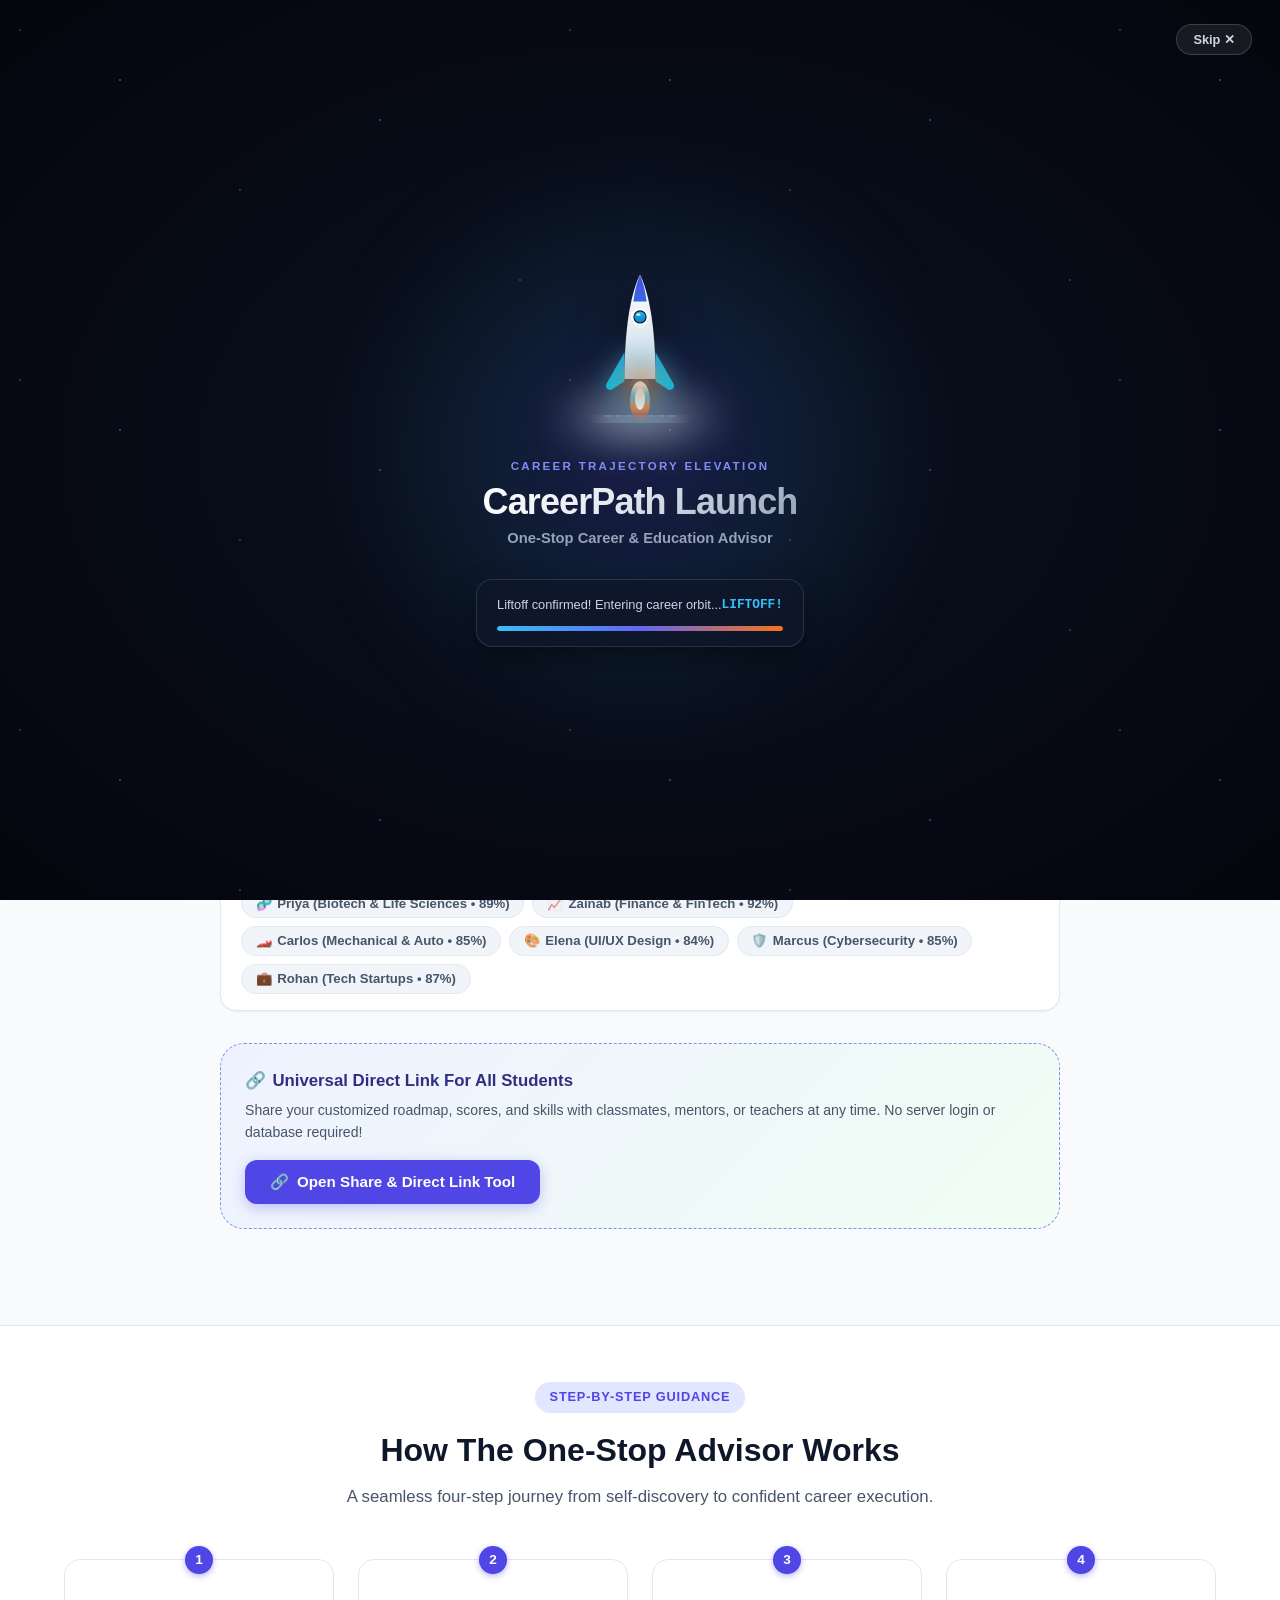
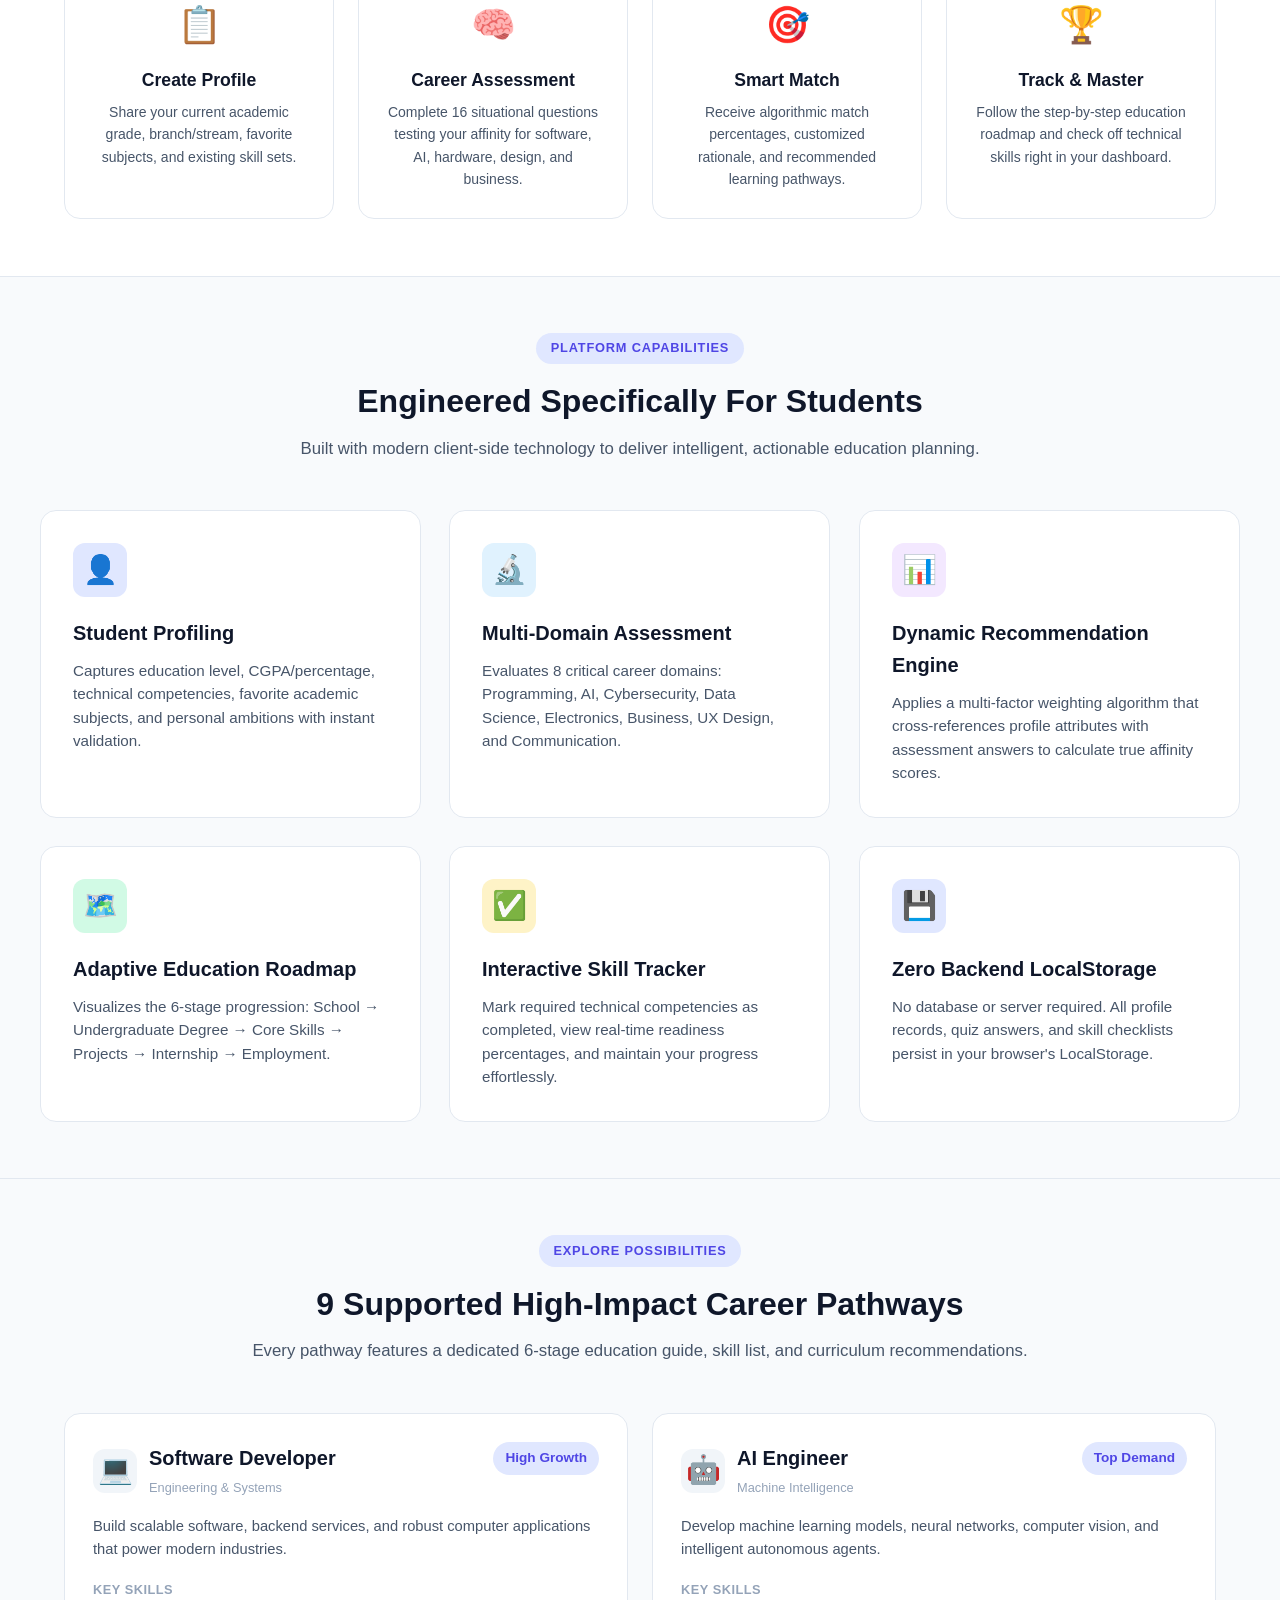
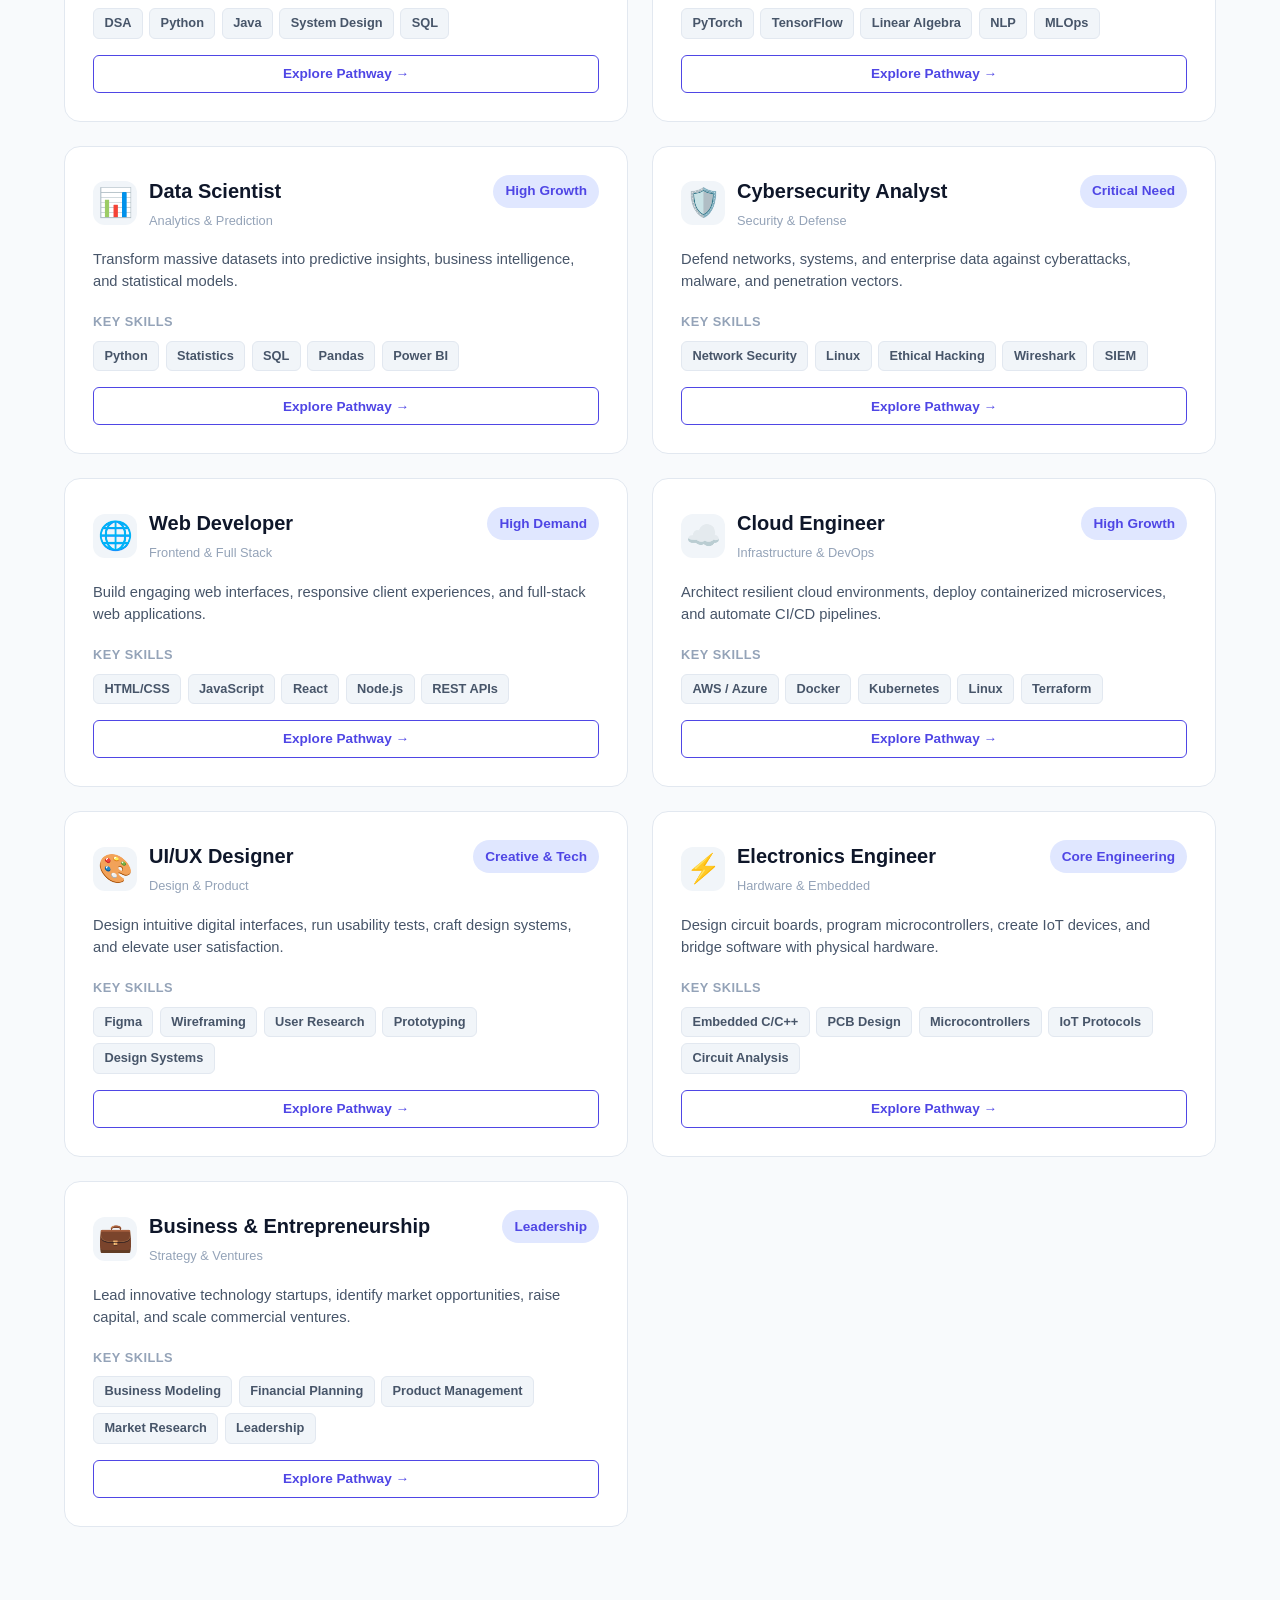
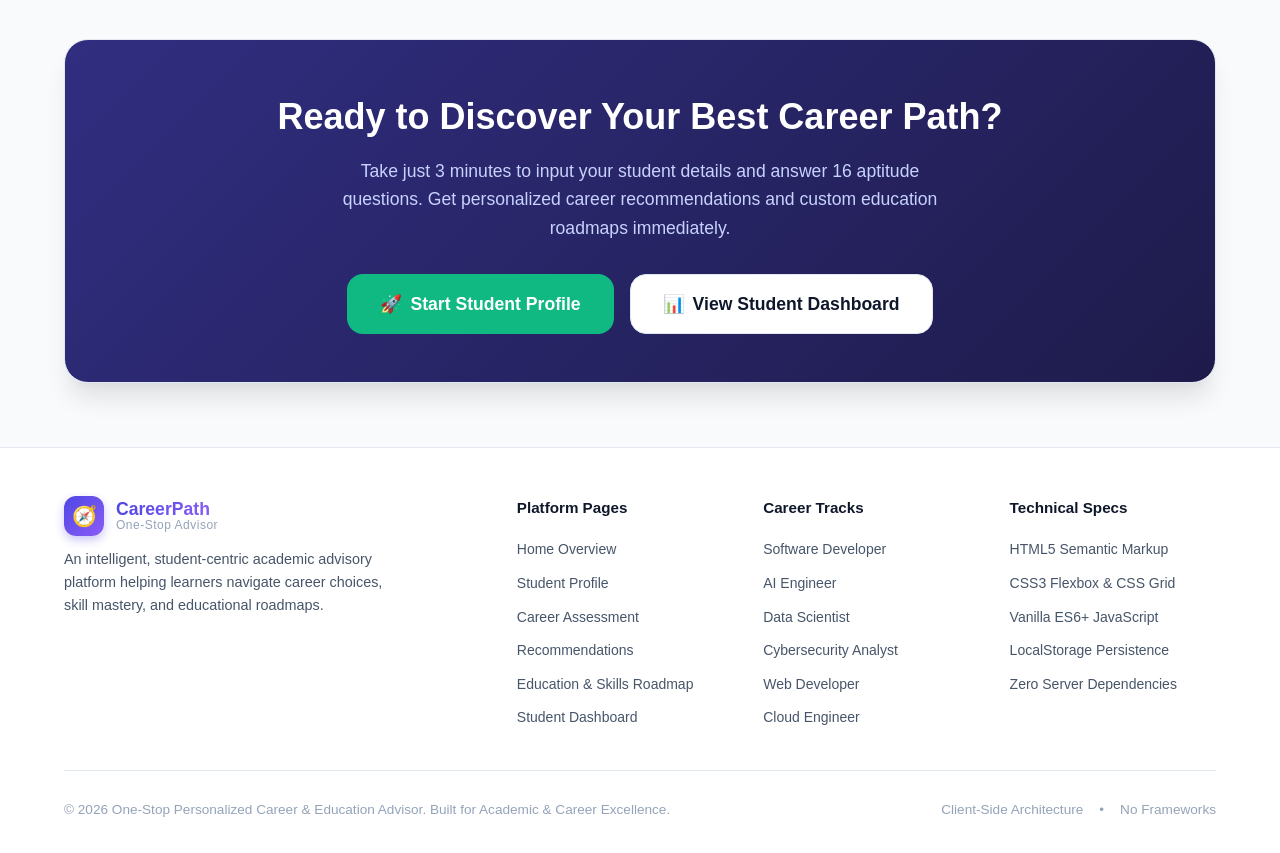
<file: index.html>
<!DOCTYPE html>
<html lang="en">
<head>
  <meta charset="UTF-8">
  <meta name="viewport" content="width=device-width, initial-scale=1.0">
  <title>One-Stop Personalized Career & Education Advisor</title>
  <meta name="description" content="Discover suitable career options and education paths based on your interests, skills, academic performance, favorite subjects, and career goals.">
  <link rel="stylesheet" href="style.css">
  <link rel="preconnect" href="https://fonts.googleapis.com">
  <link rel="preconnect" href="https://fonts.gstatic.com" crossorigin>
  <link href="https://fonts.googleapis.com/css2?family=Plus+Jakarta+Sans:wght@400;500;600;700;800&display=swap" rel="stylesheet">
</head>
<body>

  <!-- Modern Aerodynamic Rocket Launch Experience -->
  <div id="site-launch-overlay" class="site-launch-overlay" aria-hidden="true">
    <div class="launch-backdrop-glow"></div>
    <div class="launch-stars-layer"></div>
    <button type="button" class="launch-skip-link" onclick="skipSiteLaunch()" title="Skip launch sequence">
      Skip ✕
    </button>
    <div class="launch-stage">
      
      <!-- Rocket Launchpad Visual -->
      <div class="rocket-launchpad">
        <div class="launchpad-gantry"></div>
        <div class="launch-smoke-cloud" id="launch-smoke"></div>
        
        <!-- Aerodynamic Rocket Assembly -->
        <div class="rocket-assembly" id="rocket-assembly">
          <svg class="modern-rocket-svg" viewBox="0 0 80 140" fill="none" xmlns="http://www.w3.org/2000/svg">
            <defs>
              <linearGradient id="fuselageGrad" x1="40" y1="0" x2="40" y2="105" gradientUnits="userSpaceOnUse">
                <stop offset="0%" stop-color="#ffffff"/>
                <stop offset="65%" stop-color="#e2e8f0"/>
                <stop offset="100%" stop-color="#cbd5e1"/>
              </linearGradient>
              <linearGradient id="accentGrad" x1="40" y1="0" x2="40" y2="105" gradientUnits="userSpaceOnUse">
                <stop offset="0%" stop-color="#4f46e5"/>
                <stop offset="100%" stop-color="#06b6d4"/>
              </linearGradient>
              <linearGradient id="cockpitGrad" x1="40" y1="36" x2="40" y2="52" gradientUnits="userSpaceOnUse">
                <stop offset="0%" stop-color="#38bdf8"/>
                <stop offset="100%" stop-color="#0284c7"/>
              </linearGradient>
              <linearGradient id="plasmaGrad" x1="40" y1="108" x2="40" y2="140" gradientUnits="userSpaceOnUse">
                <stop offset="0%" stop-color="#ffffff"/>
                <stop offset="25%" stop-color="#38bdf8"/>
                <stop offset="65%" stop-color="#f97316"/>
                <stop offset="100%" stop-color="#ef4444" stop-opacity="0"/>
              </linearGradient>
            </defs>

            <!-- Aerodynamic Fins -->
            <path d="M26 78 L10 106 C8 109 10 112 14 112 L26 104 Z" fill="url(#accentGrad)" />
            <path d="M54 78 L70 106 C72 109 70 112 66 112 L54 104 Z" fill="url(#accentGrad)" />
            <path d="M38 78 L42 78 L41 106 L39 106 Z" fill="#64748b" opacity="0.6"/>

            <!-- Main Fuselage -->
            <path d="M40 8 C33 22 26 50 26 102 L54 102 C54 50 47 22 40 8 Z" fill="url(#fuselageGrad)" />

            <!-- Sleek Nosecone -->
            <path d="M40 8 C37 15 35 24 34 32 L46 32 C45 24 43 15 40 8 Z" fill="url(#accentGrad)" />

            <!-- Cockpit Porthole -->
            <circle cx="40" cy="46" r="7" fill="#0f172a" stroke="#ffffff" stroke-width="2"/>
            <circle cx="40" cy="46" r="5" fill="url(#cockpitGrad)" />
            <ellipse cx="38.5" cy="44" rx="2" ry="1" fill="#ffffff" opacity="0.85"/>

            <!-- Rocket Nozzle -->
            <path d="M33 102 L31 108 L49 108 L47 102 Z" fill="#334155" />

            <!-- Propulsion Plasma Flame -->
            <g class="thruster-flame-group" id="thruster-flame">
              <ellipse cx="40" cy="122" rx="9" ry="18" fill="url(#plasmaGrad)" class="plasma-core" />
              <ellipse cx="40" cy="120" rx="4.5" ry="10" fill="#ffffff" class="plasma-inner" />
            </g>
          </svg>

          <!-- Dynamic Exhaust Aura -->
          <div class="thruster-exhaust-glow" id="thruster-glow"></div>
        </div>
      </div>

      <!-- Launch Brand Information -->
      <div class="launch-brand-group">
        <span class="launch-kicker">CAREER TRAJECTORY ELEVATION</span>
        <h1 class="launch-title">CareerPath Launch</h1>
        <div class="launch-tagline">One-Stop Career & Education Advisor</div>
      </div>

      <!-- Mission Telemetry & Progress Card -->
      <div class="launch-status-card">
        <div class="launch-status-header">
          <span id="launch-status-msg" class="launch-status-msg">Pre-flight telemetry & profile sync...</span>
          <span id="launch-counter" class="launch-counter">T-03</span>
        </div>
        <div class="launch-track">
          <div id="launch-bar-fill" class="launch-bar-fill"></div>
        </div>
      </div>
    </div>
  </div>

  <!-- Navigation Bar -->
  <header class="navbar">
    <div class="nav-container container">
      <a href="index.html" class="brand">
        <div class="brand-icon">🧭</div>
        <div class="brand-title">
          <span>CareerPath</span>
          <span>One-Stop Advisor</span>
        </div>
      </a>

      <ul class="nav-links" id="nav-links">
        <li class="nav-item"><a href="index.html" class="active"><span>🏠</span> Home</a></li>
        <li class="nav-item"><a href="profile.html"><span>👤</span> Student Profile</a></li>
        <li class="nav-item"><a href="assessment.html"><span>📝</span> Career Assessment</a></li>
        <li class="nav-item"><a href="recommendations.html"><span>🎯</span> Recommendations</a></li>
        <li class="nav-item"><a href="roadmap.html"><span>🗺️</span> Roadmaps</a></li>
        <li class="nav-item"><a href="dashboard.html"><span>📊</span> Dashboard</a></li>
      </ul>

      <div style="display: flex; align-items: center; gap: 0.6rem;">
        <button class="btn-share-badge" onclick="replaySiteLaunch()" title="Experience rocket launch animation">
          <span>🚀</span> Rocket Launch
        </button>
        <button class="btn-share-badge" onclick="openShareModal()" title="Get direct shareable link for any student">
          <span>🔗</span> Share Link
        </button>
        <button class="btn-share-badge" onclick="openComparisonModal()" title="Compare any two career paths">
          <span>⚖️</span> Compare
        </button>
        <span id="nav-user-badge" class="nav-user-badge">👤 Guest Student</span>
        <button class="nav-toggle" id="nav-toggle" aria-label="Toggle Navigation Menu">☰</button>
      </div>
    </div>
  </header>

  <!-- Main Content -->
  <main class="main-content">
    
    <!-- Hero Section -->
    <section class="hero container">
      <div class="hero-glow"></div>
      <div class="hero-content">
        <div class="page-badge">🎓 Personalized Education & Career Planning Platform</div>
        <h1 class="hero-title">
          One-Stop Personalized <br>
          <span class="gradient-text">Career & Education Advisor</span>
        </h1>
        <p class="hero-desc">
          Empowering students to unlock their true potential. Discover top-fit career options and customized step-by-step education roadmaps tailored to your unique skills, favorite subjects, academic performance, and personal aspirations.
        </p>

        <div class="hero-actions">
          <a href="profile.html" class="btn btn-primary btn-lg">
            <span>👤</span> Get Started Now
          </a>
          <a href="assessment.html" class="btn btn-secondary btn-lg">
            <span>⚡</span> Take Quick Assessment
          </a>
          <a href="roadmap.html" class="btn btn-outline-primary btn-lg">
            <span>🗺️</span> Explore Roadmaps
          </a>
          <button type="button" class="btn btn-secondary btn-lg" onclick="openComparisonModal()">
            <span>⚖️</span> Compare Careers
          </button>
          <button type="button" class="btn btn-outline-primary btn-lg" onclick="replaySiteLaunch()" title="Experience rocket launch animation">
            <span>🚀</span> Rocket Launch
          </button>
        </div>

        <!-- Metric Highlights -->
        <div class="hero-stats-row">
          <div class="stat-box">
            <div class="stat-number">9+</div>
            <div class="stat-label">High-Growth Career Paths</div>
          </div>
          <div class="stat-box">
            <div class="stat-number">28+</div>
            <div class="stat-label">Academic Branches & Streams</div>
          </div>
          <div class="stat-box">
            <div class="stat-number">16</div>
            <div class="stat-label">Multi-Domain Aptitude Questions</div>
          </div>
          <div class="stat-box">
            <div class="stat-number">6-Stage</div>
            <div class="stat-label">School to Career Roadmaps</div>
          </div>
        </div>

        <!-- Quick 1-Click Demo Personas -->
        <div class="persona-chips-bar" style="margin-top: 2.25rem; text-align: left;">
          <div class="persona-chips-title">
            <span>⚡ Instant Demo Personas Across Multiple Branches (Click to test in 1 second):</span>
          </div>
          <div class="persona-chips-grid">
            <button type="button" class="persona-btn" onclick="loadDemoPersona('ai')">
              <span>🤖</span> Anya (AI & Data • 91%)
            </button>
            <button type="button" class="persona-btn" onclick="loadDemoPersona('software')">
              <span>💻</span> David (Full Stack • 86%)
            </button>
            <button type="button" class="persona-btn" onclick="loadDemoPersona('robotics')">
              <span>⚙️</span> Siddharth (Robotics & Mechatronics • 88%)
            </button>
            <button type="button" class="persona-btn" onclick="loadDemoPersona('biotech')">
              <span>🧬</span> Priya (Biotech & Life Sciences • 89%)
            </button>
            <button type="button" class="persona-btn" onclick="loadDemoPersona('fintech')">
              <span>📈</span> Zainab (Finance & FinTech • 92%)
            </button>
            <button type="button" class="persona-btn" onclick="loadDemoPersona('mechanical')">
              <span>🏎️</span> Carlos (Mechanical & Auto • 85%)
            </button>
            <button type="button" class="persona-btn" onclick="loadDemoPersona('design')">
              <span>🎨</span> Elena (UI/UX Design • 84%)
            </button>
            <button type="button" class="persona-btn" onclick="loadDemoPersona('cyber')">
              <span>🛡️</span> Marcus (Cybersecurity • 85%)
            </button>
            <button type="button" class="persona-btn" onclick="loadDemoPersona('business')">
              <span>💼</span> Rohan (Tech Startups • 87%)
            </button>
          </div>
        </div>

        <!-- Direct Share Link Banner -->
        <div class="share-banner-card" style="margin-top: 1.5rem; text-align: left;">
          <div>
            <h4 style="font-size: 1.05rem; font-weight: 700; color: var(--primary-dark); margin-bottom: 0.25rem; display: flex; align-items: center; gap: 0.4rem;">
              <span>🔗</span> Universal Direct Link For All Students
            </h4>
            <p style="font-size: 0.88rem; color: var(--text-secondary); margin: 0;">
              Share your customized roadmap, scores, and skills with classmates, mentors, or teachers at any time. No server login or database required!
            </p>
          </div>
          <button type="button" class="btn btn-primary" onclick="openShareModal()">
            <span>🔗</span> Open Share & Direct Link Tool
          </button>
        </div>
      </div>
    </section>

    <!-- How It Works Flow -->
    <section class="section" style="background: white; border-top: 1px solid var(--border-color); border-bottom: 1px solid var(--border-color);">
      <div class="container">
        <div class="section-header">
          <div class="page-badge">Step-by-Step Guidance</div>
          <h2 class="section-title">How The One-Stop Advisor Works</h2>
          <p class="section-subtitle">A seamless four-step journey from self-discovery to confident career execution.</p>
        </div>

        <div class="how-it-works-grid">
          <div class="step-card">
            <div class="step-num">1</div>
            <div class="step-icon">📋</div>
            <h3 class="step-title">Create Profile</h3>
            <p class="step-desc">Share your current academic grade, branch/stream, favorite subjects, and existing skill sets.</p>
          </div>

          <div class="step-card">
            <div class="step-num">2</div>
            <div class="step-icon">🧠</div>
            <h3 class="step-title">Career Assessment</h3>
            <p class="step-desc">Complete 16 situational questions testing your affinity for software, AI, hardware, design, and business.</p>
          </div>

          <div class="step-card">
            <div class="step-num">3</div>
            <div class="step-icon">🎯</div>
            <h3 class="step-title">Smart Match</h3>
            <p class="step-desc">Receive algorithmic match percentages, customized rationale, and recommended learning pathways.</p>
          </div>

          <div class="step-card">
            <div class="step-num">4</div>
            <div class="step-icon">🏆</div>
            <h3 class="step-title">Track & Master</h3>
            <p class="step-desc">Follow the step-by-step education roadmap and check off technical skills right in your dashboard.</p>
          </div>
        </div>
      </div>
    </section>

    <!-- Core Features Grid -->
    <section class="section container">
      <div class="section-header">
        <div class="page-badge">Platform Capabilities</div>
        <h2 class="section-title">Engineered Specifically For Students</h2>
        <p class="section-subtitle">Built with modern client-side technology to deliver intelligent, actionable education planning.</p>
      </div>

      <div class="features-grid">
        <div class="feature-card">
          <div class="feature-icon-wrapper" style="background: var(--primary-light); color: var(--primary);">👤</div>
          <h3 class="feature-title">Student Profiling</h3>
          <p class="feature-text">Captures education level, CGPA/percentage, technical competencies, favorite academic subjects, and personal ambitions with instant validation.</p>
        </div>

        <div class="feature-card">
          <div class="feature-icon-wrapper" style="background: var(--secondary-light); color: var(--secondary);">🔬</div>
          <h3 class="feature-title">Multi-Domain Assessment</h3>
          <p class="feature-text">Evaluates 8 critical career domains: Programming, AI, Cybersecurity, Data Science, Electronics, Business, UX Design, and Communication.</p>
        </div>

        <div class="feature-card">
          <div class="feature-icon-wrapper" style="background: var(--accent-light); color: var(--accent);">📊</div>
          <h3 class="feature-title">Dynamic Recommendation Engine</h3>
          <p class="feature-text">Applies a multi-factor weighting algorithm that cross-references profile attributes with assessment answers to calculate true affinity scores.</p>
        </div>

        <div class="feature-card">
          <div class="feature-icon-wrapper" style="background: var(--success-light); color: #065f46;">🗺️</div>
          <h3 class="feature-title">Adaptive Education Roadmap</h3>
          <p class="feature-text">Visualizes the 6-stage progression: School &rarr; Undergraduate Degree &rarr; Core Skills &rarr; Projects &rarr; Internship &rarr; Employment.</p>
        </div>

        <div class="feature-card">
          <div class="feature-icon-wrapper" style="background: var(--warning-light); color: #b45309;">✅</div>
          <h3 class="feature-title">Interactive Skill Tracker</h3>
          <p class="feature-text">Mark required technical competencies as completed, view real-time readiness percentages, and maintain your progress effortlessly.</p>
        </div>

        <div class="feature-card">
          <div class="feature-icon-wrapper" style="background: #e0e7ff; color: #3730a3;">💾</div>
          <h3 class="feature-title">Zero Backend LocalStorage</h3>
          <p class="feature-text">No database or server required. All profile records, quiz answers, and skill checklists persist in your browser's LocalStorage.</p>
        </div>
      </div>
    </section>

    <!-- Career Pathways Showcase -->
    <section class="section" style="background: #f8fafc; border-top: 1px solid var(--border-color);">
      <div class="container">
        <div class="section-header">
          <div class="page-badge">Explore Possibilities</div>
          <h2 class="section-title">9 Supported High-Impact Career Pathways</h2>
          <p class="section-subtitle">Every pathway features a dedicated 6-stage education guide, skill list, and curriculum recommendations.</p>
        </div>

        <div class="recommendations-grid">
          <div class="rec-card">
            <div class="rec-card-header">
              <div class="rec-card-title-wrap">
                <div class="rec-card-icon">💻</div>
                <div>
                  <h3 class="rec-card-name">Software Developer</h3>
                  <span style="font-size: 0.8rem; color: var(--text-muted);">Engineering & Systems</span>
                </div>
              </div>
              <span class="rec-score-pill">High Growth</span>
            </div>
            <p class="rec-card-reason">Build scalable software, backend services, and robust computer applications that power modern industries.</p>
            <div class="rec-card-section-title">Key Skills</div>
            <div class="tag-cloud rec-card-tags">
              <span class="tag-item light">DSA</span>
              <span class="tag-item light">Python</span>
              <span class="tag-item light">Java</span>
              <span class="tag-item light">System Design</span>
              <span class="tag-item light">SQL</span>
            </div>
            <a href="roadmap.html?career=software-developer" class="btn btn-outline-primary btn-sm">Explore Pathway &rarr;</a>
          </div>

          <div class="rec-card">
            <div class="rec-card-header">
              <div class="rec-card-title-wrap">
                <div class="rec-card-icon">🤖</div>
                <div>
                  <h3 class="rec-card-name">AI Engineer</h3>
                  <span style="font-size: 0.8rem; color: var(--text-muted);">Machine Intelligence</span>
                </div>
              </div>
              <span class="rec-score-pill">Top Demand</span>
            </div>
            <p class="rec-card-reason">Develop machine learning models, neural networks, computer vision, and intelligent autonomous agents.</p>
            <div class="rec-card-section-title">Key Skills</div>
            <div class="tag-cloud rec-card-tags">
              <span class="tag-item light">PyTorch</span>
              <span class="tag-item light">TensorFlow</span>
              <span class="tag-item light">Linear Algebra</span>
              <span class="tag-item light">NLP</span>
              <span class="tag-item light">MLOps</span>
            </div>
            <a href="roadmap.html?career=ai-engineer" class="btn btn-outline-primary btn-sm">Explore Pathway &rarr;</a>
          </div>

          <div class="rec-card">
            <div class="rec-card-header">
              <div class="rec-card-title-wrap">
                <div class="rec-card-icon">📊</div>
                <div>
                  <h3 class="rec-card-name">Data Scientist</h3>
                  <span style="font-size: 0.8rem; color: var(--text-muted);">Analytics & Prediction</span>
                </div>
              </div>
              <span class="rec-score-pill">High Growth</span>
            </div>
            <p class="rec-card-reason">Transform massive datasets into predictive insights, business intelligence, and statistical models.</p>
            <div class="rec-card-section-title">Key Skills</div>
            <div class="tag-cloud rec-card-tags">
              <span class="tag-item light">Python</span>
              <span class="tag-item light">Statistics</span>
              <span class="tag-item light">SQL</span>
              <span class="tag-item light">Pandas</span>
              <span class="tag-item light">Power BI</span>
            </div>
            <a href="roadmap.html?career=data-scientist" class="btn btn-outline-primary btn-sm">Explore Pathway &rarr;</a>
          </div>

          <div class="rec-card">
            <div class="rec-card-header">
              <div class="rec-card-title-wrap">
                <div class="rec-card-icon">🛡️</div>
                <div>
                  <h3 class="rec-card-name">Cybersecurity Analyst</h3>
                  <span style="font-size: 0.8rem; color: var(--text-muted);">Security & Defense</span>
                </div>
              </div>
              <span class="rec-score-pill">Critical Need</span>
            </div>
            <p class="rec-card-reason">Defend networks, systems, and enterprise data against cyberattacks, malware, and penetration vectors.</p>
            <div class="rec-card-section-title">Key Skills</div>
            <div class="tag-cloud rec-card-tags">
              <span class="tag-item light">Network Security</span>
              <span class="tag-item light">Linux</span>
              <span class="tag-item light">Ethical Hacking</span>
              <span class="tag-item light">Wireshark</span>
              <span class="tag-item light">SIEM</span>
            </div>
            <a href="roadmap.html?career=cybersecurity-analyst" class="btn btn-outline-primary btn-sm">Explore Pathway &rarr;</a>
          </div>

          <div class="rec-card">
            <div class="rec-card-header">
              <div class="rec-card-title-wrap">
                <div class="rec-card-icon">🌐</div>
                <div>
                  <h3 class="rec-card-name">Web Developer</h3>
                  <span style="font-size: 0.8rem; color: var(--text-muted);">Frontend & Full Stack</span>
                </div>
              </div>
              <span class="rec-score-pill">High Demand</span>
            </div>
            <p class="rec-card-reason">Build engaging web interfaces, responsive client experiences, and full-stack web applications.</p>
            <div class="rec-card-section-title">Key Skills</div>
            <div class="tag-cloud rec-card-tags">
              <span class="tag-item light">HTML/CSS</span>
              <span class="tag-item light">JavaScript</span>
              <span class="tag-item light">React</span>
              <span class="tag-item light">Node.js</span>
              <span class="tag-item light">REST APIs</span>
            </div>
            <a href="roadmap.html?career=web-developer" class="btn btn-outline-primary btn-sm">Explore Pathway &rarr;</a>
          </div>

          <div class="rec-card">
            <div class="rec-card-header">
              <div class="rec-card-title-wrap">
                <div class="rec-card-icon">☁️</div>
                <div>
                  <h3 class="rec-card-name">Cloud Engineer</h3>
                  <span style="font-size: 0.8rem; color: var(--text-muted);">Infrastructure & DevOps</span>
                </div>
              </div>
              <span class="rec-score-pill">High Growth</span>
            </div>
            <p class="rec-card-reason">Architect resilient cloud environments, deploy containerized microservices, and automate CI/CD pipelines.</p>
            <div class="rec-card-section-title">Key Skills</div>
            <div class="tag-cloud rec-card-tags">
              <span class="tag-item light">AWS / Azure</span>
              <span class="tag-item light">Docker</span>
              <span class="tag-item light">Kubernetes</span>
              <span class="tag-item light">Linux</span>
              <span class="tag-item light">Terraform</span>
            </div>
            <a href="roadmap.html?career=cloud-engineer" class="btn btn-outline-primary btn-sm">Explore Pathway &rarr;</a>
          </div>

          <div class="rec-card">
            <div class="rec-card-header">
              <div class="rec-card-title-wrap">
                <div class="rec-card-icon">🎨</div>
                <div>
                  <h3 class="rec-card-name">UI/UX Designer</h3>
                  <span style="font-size: 0.8rem; color: var(--text-muted);">Design & Product</span>
                </div>
              </div>
              <span class="rec-score-pill">Creative & Tech</span>
            </div>
            <p class="rec-card-reason">Design intuitive digital interfaces, run usability tests, craft design systems, and elevate user satisfaction.</p>
            <div class="rec-card-section-title">Key Skills</div>
            <div class="tag-cloud rec-card-tags">
              <span class="tag-item light">Figma</span>
              <span class="tag-item light">Wireframing</span>
              <span class="tag-item light">User Research</span>
              <span class="tag-item light">Prototyping</span>
              <span class="tag-item light">Design Systems</span>
            </div>
            <a href="roadmap.html?career=ui-ux-designer" class="btn btn-outline-primary btn-sm">Explore Pathway &rarr;</a>
          </div>

          <div class="rec-card">
            <div class="rec-card-header">
              <div class="rec-card-title-wrap">
                <div class="rec-card-icon">⚡</div>
                <div>
                  <h3 class="rec-card-name">Electronics Engineer</h3>
                  <span style="font-size: 0.8rem; color: var(--text-muted);">Hardware & Embedded</span>
                </div>
              </div>
              <span class="rec-score-pill">Core Engineering</span>
            </div>
            <p class="rec-card-reason">Design circuit boards, program microcontrollers, create IoT devices, and bridge software with physical hardware.</p>
            <div class="rec-card-section-title">Key Skills</div>
            <div class="tag-cloud rec-card-tags">
              <span class="tag-item light">Embedded C/C++</span>
              <span class="tag-item light">PCB Design</span>
              <span class="tag-item light">Microcontrollers</span>
              <span class="tag-item light">IoT Protocols</span>
              <span class="tag-item light">Circuit Analysis</span>
            </div>
            <a href="roadmap.html?career=electronics-engineer" class="btn btn-outline-primary btn-sm">Explore Pathway &rarr;</a>
          </div>

          <div class="rec-card">
            <div class="rec-card-header">
              <div class="rec-card-title-wrap">
                <div class="rec-card-icon">💼</div>
                <div>
                  <h3 class="rec-card-name">Business & Entrepreneurship</h3>
                  <span style="font-size: 0.8rem; color: var(--text-muted);">Strategy & Ventures</span>
                </div>
              </div>
              <span class="rec-score-pill">Leadership</span>
            </div>
            <p class="rec-card-reason">Lead innovative technology startups, identify market opportunities, raise capital, and scale commercial ventures.</p>
            <div class="rec-card-section-title">Key Skills</div>
            <div class="tag-cloud rec-card-tags">
              <span class="tag-item light">Business Modeling</span>
              <span class="tag-item light">Financial Planning</span>
              <span class="tag-item light">Product Management</span>
              <span class="tag-item light">Market Research</span>
              <span class="tag-item light">Leadership</span>
            </div>
            <a href="roadmap.html?career=business-entrepreneurship" class="btn btn-outline-primary btn-sm">Explore Pathway &rarr;</a>
          </div>
        </div>
      </div>
    </section>

    <!-- Call to Action Banner -->
    <section class="container" style="margin-top: 3.5rem;">
      <div class="card" style="background: linear-gradient(135deg, var(--primary-dark), #1e1b4b); color: white; padding: 3rem; text-align: center; border-radius: var(--radius-xl); box-shadow: var(--shadow-xl);">
        <h2 style="font-size: 2.25rem; font-weight: 800; margin-bottom: 0.75rem; color: white;">Ready to Discover Your Best Career Path?</h2>
        <p style="font-size: 1.1rem; color: #c7d2fe; max-width: 620px; margin: 0 auto 2rem; line-height: 1.6;">
          Take just 3 minutes to input your student details and answer 16 aptitude questions. Get personalized career recommendations and custom education roadmaps immediately.
        </p>
        <div style="display: flex; justify-content: center; gap: 1rem; flex-wrap: wrap;">
          <a href="profile.html" class="btn btn-success btn-lg">
            <span>🚀</span> Start Student Profile
          </a>
          <a href="dashboard.html" class="btn btn-secondary btn-lg">
            <span>📊</span> View Student Dashboard
          </a>
        </div>
      </div>
    </section>

  </main>

  <!-- Footer -->
  <footer class="footer">
    <div class="container">
      <div class="footer-grid">
        <div class="footer-brand">
          <a href="index.html" class="brand">
            <div class="brand-icon">🧭</div>
            <div class="brand-title">
              <span>CareerPath</span>
              <span>One-Stop Advisor</span>
            </div>
          </a>
          <p>
            An intelligent, student-centric academic advisory platform helping learners navigate career choices, skill mastery, and educational roadmaps.
          </p>
        </div>

        <div>
          <h4 class="footer-heading">Platform Pages</h4>
          <ul class="footer-links">
            <li><a href="index.html">Home Overview</a></li>
            <li><a href="profile.html">Student Profile</a></li>
            <li><a href="assessment.html">Career Assessment</a></li>
            <li><a href="recommendations.html">Recommendations</a></li>
            <li><a href="roadmap.html">Education & Skills Roadmap</a></li>
            <li><a href="dashboard.html">Student Dashboard</a></li>
          </ul>
        </div>

        <div>
          <h4 class="footer-heading">Career Tracks</h4>
          <ul class="footer-links">
            <li><a href="roadmap.html?career=software-developer">Software Developer</a></li>
            <li><a href="roadmap.html?career=ai-engineer">AI Engineer</a></li>
            <li><a href="roadmap.html?career=data-scientist">Data Scientist</a></li>
            <li><a href="roadmap.html?career=cybersecurity-analyst">Cybersecurity Analyst</a></li>
            <li><a href="roadmap.html?career=web-developer">Web Developer</a></li>
            <li><a href="roadmap.html?career=cloud-engineer">Cloud Engineer</a></li>
          </ul>
        </div>

        <div>
          <h4 class="footer-heading">Technical Specs</h4>
          <ul class="footer-links">
            <li><a href="#">HTML5 Semantic Markup</a></li>
            <li><a href="#">CSS3 Flexbox & CSS Grid</a></li>
            <li><a href="#">Vanilla ES6+ JavaScript</a></li>
            <li><a href="#">LocalStorage Persistence</a></li>
            <li><a href="#">Zero Server Dependencies</a></li>
          </ul>
        </div>
      </div>

      <div class="footer-bottom">
        <div>&copy; 2026 One-Stop Personalized Career & Education Advisor. Built for Academic & Career Excellence.</div>
        <div style="display: flex; gap: 1rem;">
          <span>Client-Side Architecture</span>
          <span>•</span>
          <span>No Frameworks</span>
        </div>
      </div>
    </div>
  </footer>

  <script src="script.js"></script>
</body>
</html>
</file>
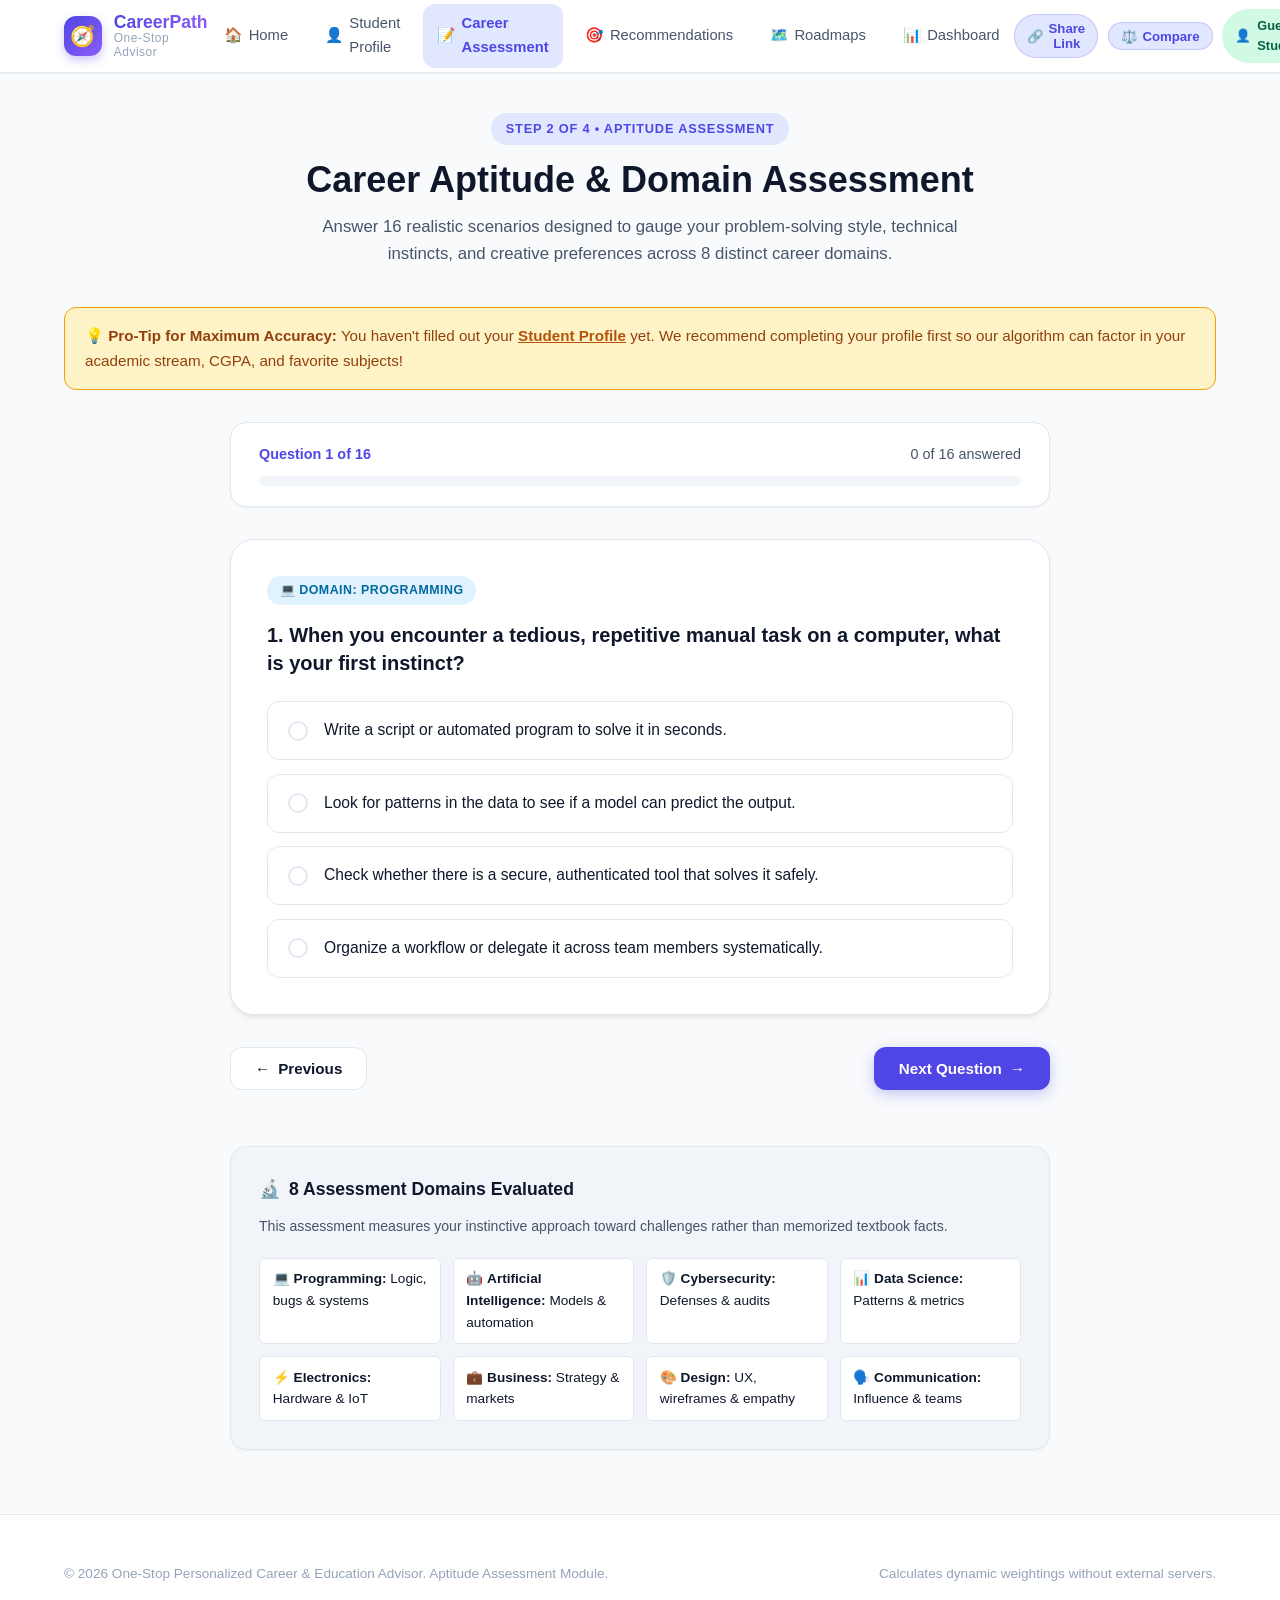
<file: assessment.html>
<!DOCTYPE html>
<html lang="en">
<head>
  <meta charset="UTF-8">
  <meta name="viewport" content="width=device-width, initial-scale=1.0">
  <title>Career Assessment - One-Stop Career & Education Advisor</title>
  <meta name="description" content="Take a 16-question situational career assessment across 8 core domains to uncover your natural technical aptitude and ideal career match.">
  <link rel="stylesheet" href="style.css">
  <link rel="preconnect" href="https://fonts.googleapis.com">
  <link rel="preconnect" href="https://fonts.gstatic.com" crossorigin>
  <link href="https://fonts.googleapis.com/css2?family=Plus+Jakarta+Sans:wght@400;500;600;700;800&display=swap" rel="stylesheet">
</head>
<body>

  <!-- Navigation Bar -->
  <header class="navbar">
    <div class="nav-container container">
      <a href="index.html" class="brand">
        <div class="brand-icon">🧭</div>
        <div class="brand-title">
          <span>CareerPath</span>
          <span>One-Stop Advisor</span>
        </div>
      </a>

      <ul class="nav-links" id="nav-links">
        <li class="nav-item"><a href="index.html"><span>🏠</span> Home</a></li>
        <li class="nav-item"><a href="profile.html"><span>👤</span> Student Profile</a></li>
        <li class="nav-item"><a href="assessment.html" class="active"><span>📝</span> Career Assessment</a></li>
        <li class="nav-item"><a href="recommendations.html"><span>🎯</span> Recommendations</a></li>
        <li class="nav-item"><a href="roadmap.html"><span>🗺️</span> Roadmaps</a></li>
        <li class="nav-item"><a href="dashboard.html"><span>📊</span> Dashboard</a></li>
      </ul>

      <div style="display: flex; align-items: center; gap: 0.6rem;">
        <button class="btn-share-badge" onclick="openShareModal()" title="Get direct shareable link for any student">
          <span>🔗</span> Share Link
        </button>
        <button class="btn-share-badge" onclick="openComparisonModal()" title="Compare any two career paths">
          <span>⚖️</span> Compare
        </button>
        <span id="nav-user-badge" class="nav-user-badge">👤 Guest Student</span>
        <button class="nav-toggle" id="nav-toggle" aria-label="Toggle Navigation Menu">☰</button>
      </div>
    </div>
  </header>

  <!-- Main Content -->
  <main class="main-content">
    <div class="container" id="quiz-container">
      
      <!-- Page Header -->
      <div class="page-header">
        <div class="page-badge">Step 2 of 4 • Aptitude Assessment</div>
        <h1 class="page-title">Career Aptitude & Domain Assessment</h1>
        <p class="page-subtitle">
          Answer 16 realistic scenarios designed to gauge your problem-solving style, technical instincts, and creative preferences across 8 distinct career domains.
        </p>
      </div>

      <!-- Missing Profile Alert Banner -->
      <div id="profile-check-banner" style="display: none; background: #fef3c7; border: 1.5px solid #f59e0b; border-radius: var(--radius-md); padding: 1rem 1.25rem; margin-bottom: 2rem; color: #92400e; font-size: 0.95rem;">
        <strong>💡 Pro-Tip for Maximum Accuracy:</strong> You haven't filled out your <a href="profile.html" style="color: #b45309; font-weight: 700; text-decoration: underline;">Student Profile</a> yet. We recommend completing your profile first so our algorithm can factor in your academic stream, CGPA, and favorite subjects!
      </div>

      <div class="assessment-container">
        
        <!-- Progress Bar Tracker -->
        <div class="quiz-progress-bar-wrapper">
          <div class="quiz-progress-meta">
            <span id="quiz-progress-text" style="color: var(--primary); font-weight: 700;">Question 1 of 16</span>
            <span id="quiz-answered-count" style="color: var(--text-secondary); font-weight: 500;">0 of 16 answered</span>
          </div>
          <div class="progress-track">
            <div id="quiz-progress-fill" class="progress-fill"></div>
          </div>
        </div>

        <!-- Active Question Card (Rendered via JS) -->
        <div id="active-question-card" class="question-card">
          <!-- Dynamic Question rendered by renderQuestion() in script.js -->
        </div>

        <!-- Quiz Navigation Controls -->
        <div class="quiz-navigation">
          <button type="button" id="quiz-prev-btn" class="btn btn-secondary">
            <span>←</span> Previous
          </button>
          
          <div style="display: flex; gap: 0.75rem;">
            <button type="button" id="quiz-next-btn" class="btn btn-primary">
              Next Question <span>→</span>
            </button>
            <button type="button" id="quiz-submit-btn" class="btn btn-success" style="display: none;">
              <span>★</span> Submit Assessment & Generate Recommendations
            </button>
          </div>
        </div>

        <!-- Domain Assessment Overview Box -->
        <div class="card" style="margin-top: 3.5rem; background: var(--bg-subtle); border: 1px solid var(--border-color);">
          <h3 style="font-size: 1.1rem; font-weight: 700; margin-bottom: 0.75rem; color: var(--text-primary); display: flex; align-items: center; gap: 0.5rem;">
            <span>🔬</span> 8 Assessment Domains Evaluated
          </h3>
          <p style="font-size: 0.88rem; color: var(--text-secondary); margin-bottom: 1.25rem;">
            This assessment measures your instinctive approach toward challenges rather than memorized textbook facts.
          </p>
          <div style="display: grid; grid-template-columns: repeat(auto-fit, minmax(180px, 1fr)); gap: 0.75rem; font-size: 0.85rem;">
            <div style="background: white; padding: 0.6rem 0.8rem; border-radius: var(--radius-sm); border: 1px solid var(--border-color);">
              💻 <strong>Programming:</strong> Logic, bugs & systems
            </div>
            <div style="background: white; padding: 0.6rem 0.8rem; border-radius: var(--radius-sm); border: 1px solid var(--border-color);">
              🤖 <strong>Artificial Intelligence:</strong> Models & automation
            </div>
            <div style="background: white; padding: 0.6rem 0.8rem; border-radius: var(--radius-sm); border: 1px solid var(--border-color);">
              🛡️ <strong>Cybersecurity:</strong> Defenses & audits
            </div>
            <div style="background: white; padding: 0.6rem 0.8rem; border-radius: var(--radius-sm); border: 1px solid var(--border-color);">
              📊 <strong>Data Science:</strong> Patterns & metrics
            </div>
            <div style="background: white; padding: 0.6rem 0.8rem; border-radius: var(--radius-sm); border: 1px solid var(--border-color);">
              ⚡ <strong>Electronics:</strong> Hardware & IoT
            </div>
            <div style="background: white; padding: 0.6rem 0.8rem; border-radius: var(--radius-sm); border: 1px solid var(--border-color);">
              💼 <strong>Business:</strong> Strategy & markets
            </div>
            <div style="background: white; padding: 0.6rem 0.8rem; border-radius: var(--radius-sm); border: 1px solid var(--border-color);">
              🎨 <strong>Design:</strong> UX, wireframes & empathy
            </div>
            <div style="background: white; padding: 0.6rem 0.8rem; border-radius: var(--radius-sm); border: 1px solid var(--border-color);">
              🗣️ <strong>Communication:</strong> Influence & teams
            </div>
          </div>
        </div>

      </div>

    </div>
  </main>

  <!-- Footer -->
  <footer class="footer">
    <div class="container">
      <div class="footer-bottom" style="border-top: none; padding-top: 0;">
        <div>&copy; 2026 One-Stop Personalized Career & Education Advisor. Aptitude Assessment Module.</div>
        <div>Calculates dynamic weightings without external servers.</div>
      </div>
    </div>
  </footer>

  <script src="script.js"></script>
</body>
</html>
</file>
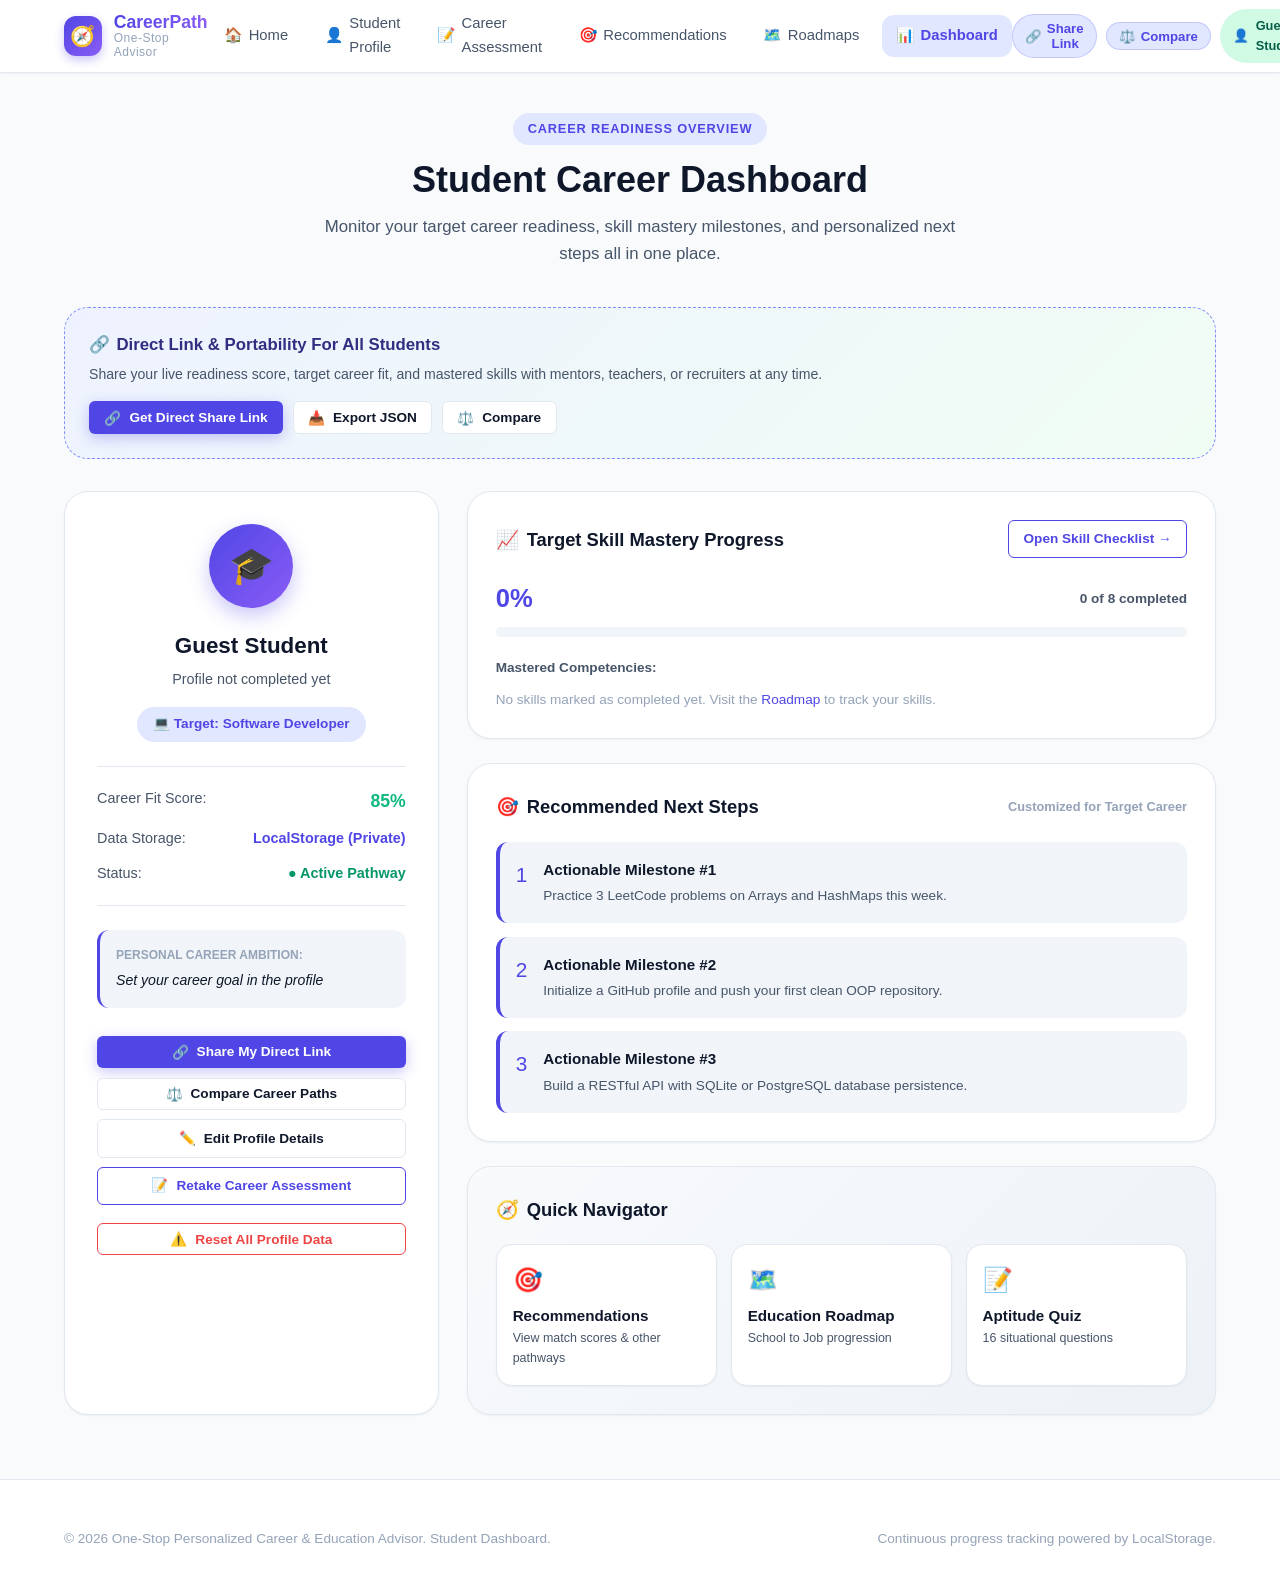
<file: dashboard.html>
<!DOCTYPE html>
<html lang="en">
<head>
  <meta charset="UTF-8">
  <meta name="viewport" content="width=device-width, initial-scale=1.0">
  <title>Student Dashboard - One-Stop Career & Education Advisor</title>
  <meta name="description" content="Centralized student dashboard showing target career match, skill mastery progress, completed competencies, and recommended next steps.">
  <link rel="stylesheet" href="style.css">
  <link rel="preconnect" href="https://fonts.googleapis.com">
  <link rel="preconnect" href="https://fonts.gstatic.com" crossorigin>
  <link href="https://fonts.googleapis.com/css2?family=Plus+Jakarta+Sans:wght@400;500;600;700;800&display=swap" rel="stylesheet">
</head>
<body>

  <!-- Navigation Bar -->
  <header class="navbar">
    <div class="nav-container container">
      <a href="index.html" class="brand">
        <div class="brand-icon">🧭</div>
        <div class="brand-title">
          <span>CareerPath</span>
          <span>One-Stop Advisor</span>
        </div>
      </a>

      <ul class="nav-links" id="nav-links">
        <li class="nav-item"><a href="index.html"><span>🏠</span> Home</a></li>
        <li class="nav-item"><a href="profile.html"><span>👤</span> Student Profile</a></li>
        <li class="nav-item"><a href="assessment.html"><span>📝</span> Career Assessment</a></li>
        <li class="nav-item"><a href="recommendations.html"><span>🎯</span> Recommendations</a></li>
        <li class="nav-item"><a href="roadmap.html"><span>🗺️</span> Roadmaps</a></li>
        <li class="nav-item"><a href="dashboard.html" class="active"><span>📊</span> Dashboard</a></li>
      </ul>

      <div style="display: flex; align-items: center; gap: 0.6rem;">
        <button class="btn-share-badge" onclick="openShareModal()" title="Get direct shareable link for any student">
          <span>🔗</span> Share Link
        </button>
        <button class="btn-share-badge" onclick="openComparisonModal()" title="Compare any two career paths">
          <span>⚖️</span> Compare
        </button>
        <span id="nav-user-badge" class="nav-user-badge">👤 Guest Student</span>
        <button class="nav-toggle" id="nav-toggle" aria-label="Toggle Navigation Menu">☰</button>
      </div>
    </div>
  </header>

  <!-- Main Content -->
  <main class="main-content">
    <div class="container" id="dashboard-container">
      
      <!-- Page Header -->
      <div class="page-header">
        <div class="page-badge">Career Readiness Overview</div>
        <h1 class="page-title">Student Career Dashboard</h1>
        <p class="page-subtitle">
          Monitor your target career readiness, skill mastery milestones, and personalized next steps all in one place.
        </p>
      </div>

      <!-- Direct Share Link Banner -->
      <div class="share-banner-card">
        <div>
          <h4 style="font-size: 1.05rem; font-weight: 700; color: var(--primary-dark); margin-bottom: 0.25rem; display: flex; align-items: center; gap: 0.4rem;">
            <span>🔗</span> Direct Link & Portability For All Students
          </h4>
          <p style="font-size: 0.88rem; color: var(--text-secondary); margin: 0;">
            Share your live readiness score, target career fit, and mastered skills with mentors, teachers, or recruiters at any time.
          </p>
        </div>
        <div style="display: flex; gap: 0.6rem; flex-wrap: wrap;">
          <button type="button" class="btn btn-primary btn-sm" onclick="openShareModal()">
            <span>🔗</span> Get Direct Share Link
          </button>
          <button type="button" class="btn btn-secondary btn-sm" onclick="exportProfileJSON()">
            <span>📥</span> Export JSON
          </button>
          <button type="button" class="btn btn-secondary btn-sm" onclick="openComparisonModal()">
            <span>⚖️</span> Compare
          </button>
        </div>
      </div>

      <!-- Main Dashboard Grid -->
      <div class="dashboard-grid">
        
        <!-- Left Column: Student Profile & Status -->
        <div class="dashboard-user-card">
          <div class="user-avatar">🎓</div>
          <h2 id="dash-user-name" class="user-name">Guest Student</h2>
          <div id="dash-user-level" class="user-level-stream">Undergraduate • Computer Science</div>
          
          <div id="dash-career-badge" class="user-target-career">
            💻 Target: Software Developer
          </div>

          <div class="dashboard-stats-stack">
            <div class="stat-stack-row">
              <span>Career Fit Score:</span>
              <span id="dash-match-score" style="color: var(--success); font-size: 1.1rem;">85%</span>
            </div>
            <div class="stat-stack-row">
              <span>Data Storage:</span>
              <span style="color: var(--primary);">LocalStorage (Private)</span>
            </div>
            <div class="stat-stack-row">
              <span>Status:</span>
              <span style="color: #059669;">● Active Pathway</span>
            </div>
          </div>

          <!-- Career Goal Quote Box -->
          <div style="width: 100%; margin-bottom: 1.75rem; text-align: left; background: var(--bg-subtle); padding: 1rem; border-radius: var(--radius-md); border-left: 3px solid var(--primary);">
            <div style="font-size: 0.75rem; font-weight: 700; text-transform: uppercase; color: var(--text-muted); margin-bottom: 0.25rem;">
              Personal Career Ambition:
            </div>
            <div id="dash-user-goal" style="font-size: 0.88rem; color: var(--text-primary); font-style: italic;">
              "Building high-impact software systems and solving real-world challenges."
            </div>
          </div>

          <!-- Quick Actions on Profile -->
          <div style="width: 100%; display: flex; flex-direction: column; gap: 0.6rem;">
            <button type="button" class="btn btn-primary btn-sm" style="width: 100%;" onclick="openShareModal()">
              <span>🔗</span> Share My Direct Link
            </button>
            <button type="button" class="btn btn-secondary btn-sm" style="width: 100%;" onclick="openComparisonModal()">
              <span>⚖️</span> Compare Career Paths
            </button>
            <a href="profile.html" class="btn btn-secondary btn-sm" style="width: 100%;">
              <span>✏️</span> Edit Profile Details
            </a>
            <a href="assessment.html" class="btn btn-outline-primary btn-sm" style="width: 100%;">
              <span>📝</span> Retake Career Assessment
            </a>
            <button id="dash-reset-btn" class="btn btn-danger-outline btn-sm" style="width: 100%; margin-top: 0.5rem;">
              <span>⚠️</span> Reset All Profile Data
            </button>
          </div>
        </div>

        <!-- Right Column: Analytics & Progress Panels -->
        <div class="dashboard-panels">
          
          <!-- Panel 1: Skill Mastery Tracker -->
          <div class="dashboard-panel">
            <div class="panel-header">
              <h3 class="panel-title">
                <span>📈</span> Target Skill Mastery Progress
              </h3>
              <a href="roadmap.html" class="btn btn-outline-primary btn-sm">
                Open Skill Checklist &rarr;
              </a>
            </div>

            <!-- Progress Meter -->
            <div style="margin-bottom: 1.25rem;">
              <div style="display: flex; justify-content: space-between; align-items: center; margin-bottom: 0.5rem;">
                <span id="dash-progress-pct" style="font-size: 1.6rem; font-weight: 800; color: var(--primary);">0%</span>
                <span id="dash-progress-count" style="font-size: 0.85rem; color: var(--text-secondary); font-weight: 600;">0 of 8 completed</span>
              </div>
              <div class="progress-track" style="height: 10px;">
                <div id="dash-progress-fill" class="progress-fill"></div>
              </div>
            </div>

            <!-- Completed Skills Chips -->
            <div style="margin-top: 1.25rem;">
              <div style="font-size: 0.85rem; font-weight: 700; color: var(--text-secondary); margin-bottom: 0.6rem;">
                Mastered Competencies:
              </div>
              <div id="dash-mastered-skills" class="completed-chips">
                <!-- Mastered chips populated by script.js -->
              </div>
            </div>
          </div>

          <!-- Panel 2: Recommended Next Steps (Action Milestones) -->
          <div class="dashboard-panel">
            <div class="panel-header">
              <h3 class="panel-title">
                <span>🎯</span> Recommended Next Steps
              </h3>
              <span style="font-size: 0.8rem; color: var(--text-muted); font-weight: 600;">Customized for Target Career</span>
            </div>

            <div id="dash-next-steps" class="next-steps-list">
              <!-- Milestones populated by script.js -->
            </div>
          </div>

          <!-- Panel 3: Quick Navigator -->
          <div class="dashboard-panel" style="background: linear-gradient(135deg, #f8fafc, #edf2f7);">
            <div class="panel-header">
              <h3 class="panel-title">
                <span>🧭</span> Quick Navigator
              </h3>
            </div>
            <div style="display: grid; grid-template-columns: repeat(auto-fit, minmax(180px, 1fr)); gap: 0.85rem;">
              <a href="recommendations.html" class="card" style="padding: 1rem; text-decoration: none; color: inherit;">
                <div style="font-size: 1.5rem; margin-bottom: 0.3rem;">🎯</div>
                <div style="font-weight: 700; font-size: 0.95rem; color: var(--text-primary);">Recommendations</div>
                <div style="font-size: 0.78rem; color: var(--text-secondary);">View match scores & other pathways</div>
              </a>
              <a href="roadmap.html" class="card" style="padding: 1rem; text-decoration: none; color: inherit;">
                <div style="font-size: 1.5rem; margin-bottom: 0.3rem;">🗺️</div>
                <div style="font-weight: 700; font-size: 0.95rem; color: var(--text-primary);">Education Roadmap</div>
                <div style="font-size: 0.78rem; color: var(--text-secondary);">School to Job progression</div>
              </a>
              <a href="assessment.html" class="card" style="padding: 1rem; text-decoration: none; color: inherit;">
                <div style="font-size: 1.5rem; margin-bottom: 0.3rem;">📝</div>
                <div style="font-weight: 700; font-size: 0.95rem; color: var(--text-primary);">Aptitude Quiz</div>
                <div style="font-size: 0.78rem; color: var(--text-secondary);">16 situational questions</div>
              </a>
            </div>
          </div>

        </div>

      </div>

    </div>
  </main>

  <!-- Footer -->
  <footer class="footer">
    <div class="container">
      <div class="footer-bottom" style="border-top: none; padding-top: 0;">
        <div>&copy; 2026 One-Stop Personalized Career & Education Advisor. Student Dashboard.</div>
        <div>Continuous progress tracking powered by LocalStorage.</div>
      </div>
    </div>
  </footer>

  <script src="script.js"></script>
</body>
</html>
</file>
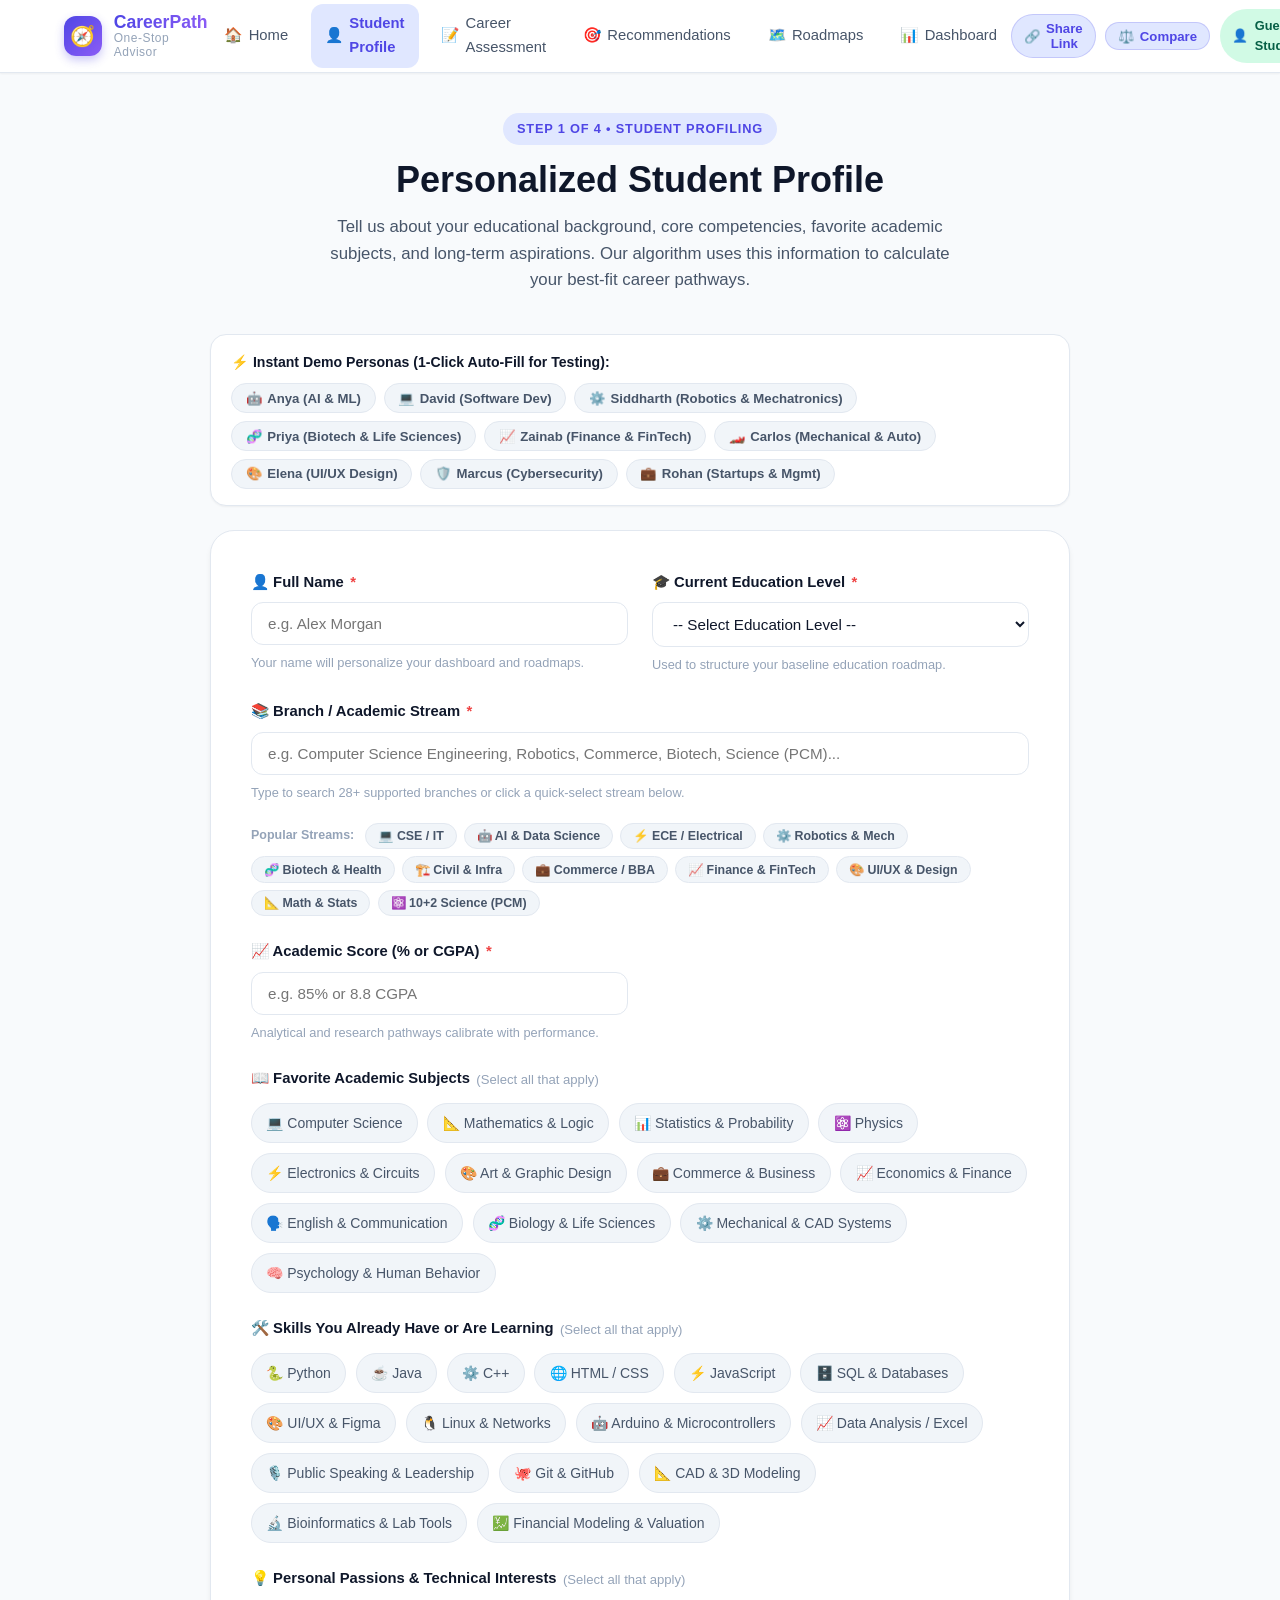
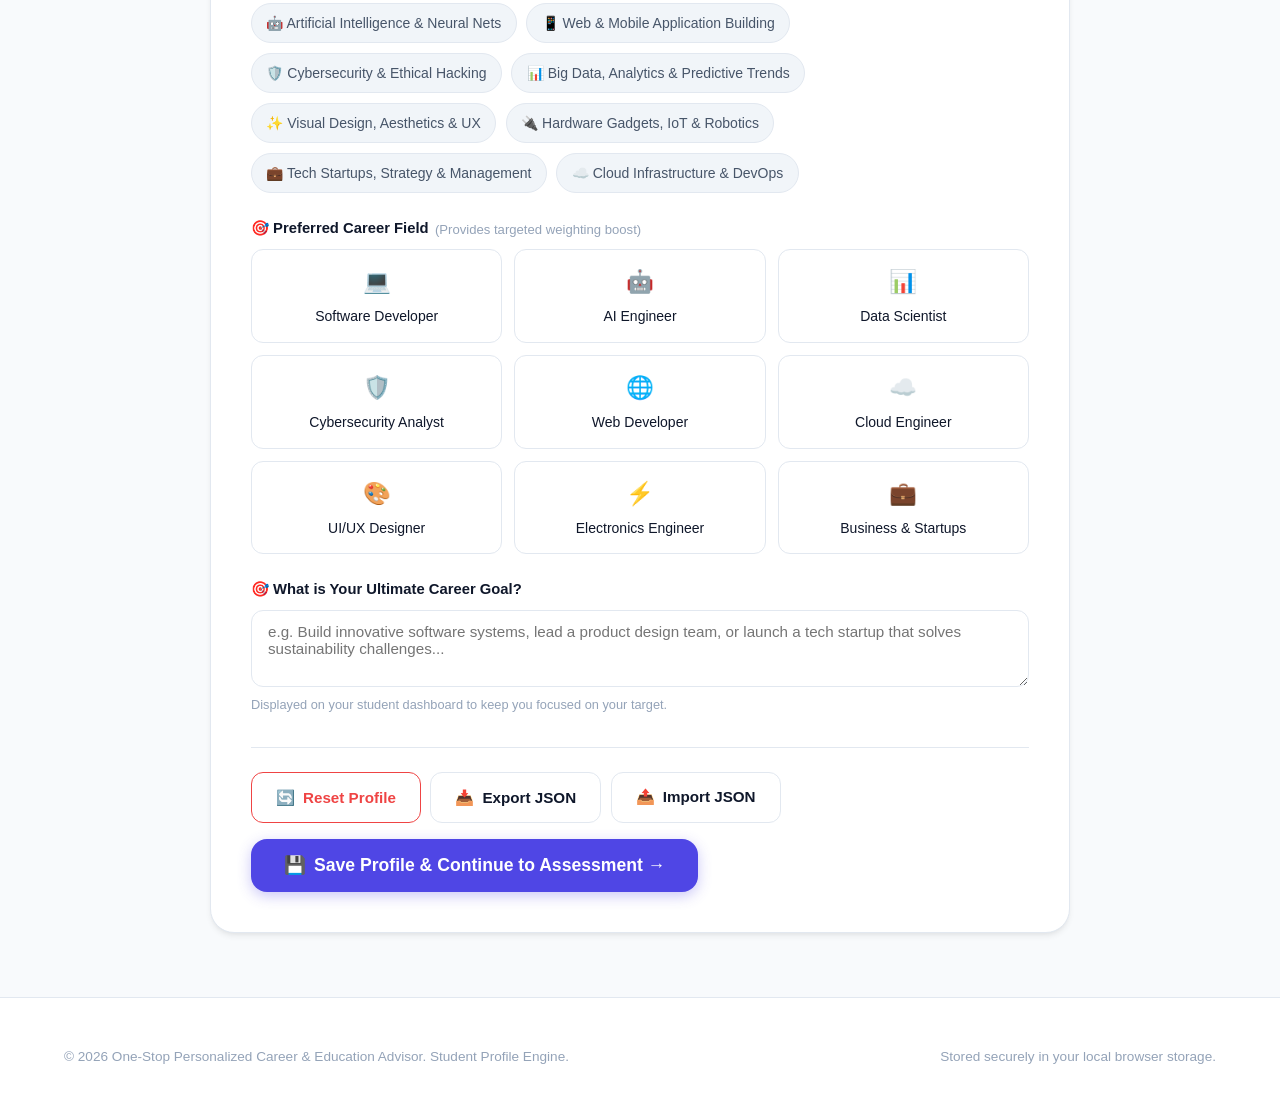
<file: profile.html>
<!DOCTYPE html>
<html lang="en">
<head>
  <meta charset="UTF-8">
  <meta name="viewport" content="width=device-width, initial-scale=1.0">
  <title>Student Profile - One-Stop Career & Education Advisor</title>
  <meta name="description" content="Set up your academic details, skills, favorite subjects, and career goals to receive tailored career recommendations.">
  <link rel="stylesheet" href="style.css">
  <link rel="preconnect" href="https://fonts.googleapis.com">
  <link rel="preconnect" href="https://fonts.gstatic.com" crossorigin>
  <link href="https://fonts.googleapis.com/css2?family=Plus+Jakarta+Sans:wght@400;500;600;700;800&display=swap" rel="stylesheet">
</head>
<body>

  <!-- Navigation Bar -->
  <header class="navbar">
    <div class="nav-container container">
      <a href="index.html" class="brand">
        <div class="brand-icon">🧭</div>
        <div class="brand-title">
          <span>CareerPath</span>
          <span>One-Stop Advisor</span>
        </div>
      </a>

      <ul class="nav-links" id="nav-links">
        <li class="nav-item"><a href="index.html"><span>🏠</span> Home</a></li>
        <li class="nav-item"><a href="profile.html" class="active"><span>👤</span> Student Profile</a></li>
        <li class="nav-item"><a href="assessment.html"><span>📝</span> Career Assessment</a></li>
        <li class="nav-item"><a href="recommendations.html"><span>🎯</span> Recommendations</a></li>
        <li class="nav-item"><a href="roadmap.html"><span>🗺️</span> Roadmaps</a></li>
        <li class="nav-item"><a href="dashboard.html"><span>📊</span> Dashboard</a></li>
      </ul>

      <div style="display: flex; align-items: center; gap: 0.6rem;">
        <button class="btn-share-badge" onclick="openShareModal()" title="Get direct shareable link for any student">
          <span>🔗</span> Share Link
        </button>
        <button class="btn-share-badge" onclick="openComparisonModal()" title="Compare any two career paths">
          <span>⚖️</span> Compare
        </button>
        <span id="nav-user-badge" class="nav-user-badge">👤 Guest Student</span>
        <button class="nav-toggle" id="nav-toggle" aria-label="Toggle Navigation Menu">☰</button>
      </div>
    </div>
  </header>

  <!-- Main Content -->
  <main class="main-content">
    <div class="container">
      
      <!-- Page Header -->
      <div class="page-header">
        <div class="page-badge">Step 1 of 4 • Student Profiling</div>
        <h1 class="page-title">Personalized Student Profile</h1>
        <p class="page-subtitle">
          Tell us about your educational background, core competencies, favorite academic subjects, and long-term aspirations. Our algorithm uses this information to calculate your best-fit career pathways.
        </p>
      </div>

      <!-- Quick 1-Click Demo Personas Bar -->
      <div class="persona-chips-bar" style="max-width: 860px; margin: 0 auto 1.5rem;">
        <div class="persona-chips-title">
          <span>⚡ Instant Demo Personas (1-Click Auto-Fill for Testing):</span>
        </div>
        <div class="persona-chips-grid">
          <button type="button" class="persona-btn" onclick="loadDemoPersona('ai')">
            <span>🤖</span> Anya (AI & ML)
          </button>
          <button type="button" class="persona-btn" onclick="loadDemoPersona('software')">
            <span>💻</span> David (Software Dev)
          </button>
          <button type="button" class="persona-btn" onclick="loadDemoPersona('robotics')">
            <span>⚙️</span> Siddharth (Robotics & Mechatronics)
          </button>
          <button type="button" class="persona-btn" onclick="loadDemoPersona('biotech')">
            <span>🧬</span> Priya (Biotech & Life Sciences)
          </button>
          <button type="button" class="persona-btn" onclick="loadDemoPersona('fintech')">
            <span>📈</span> Zainab (Finance & FinTech)
          </button>
          <button type="button" class="persona-btn" onclick="loadDemoPersona('mechanical')">
            <span>🏎️</span> Carlos (Mechanical & Auto)
          </button>
          <button type="button" class="persona-btn" onclick="loadDemoPersona('design')">
            <span>🎨</span> Elena (UI/UX Design)
          </button>
          <button type="button" class="persona-btn" onclick="loadDemoPersona('cyber')">
            <span>🛡️</span> Marcus (Cybersecurity)
          </button>
          <button type="button" class="persona-btn" onclick="loadDemoPersona('business')">
            <span>💼</span> Rohan (Startups & Mgmt)
          </button>
        </div>
      </div>

      <!-- Profile Form Card -->
      <div class="form-card">
        <form id="profile-form" novalidate>
          
          <div class="form-grid">
            
            <!-- Student Full Name -->
            <div class="form-group">
              <label for="student-name" class="form-label">
                <span>👤 Full Name</span> <span class="required">*</span>
              </label>
              <input 
                type="text" 
                id="student-name" 
                class="form-input" 
                placeholder="e.g. Alex Morgan" 
                autocomplete="name"
                required
              >
              <span class="form-hint">Your name will personalize your dashboard and roadmaps.</span>
            </div>

            <!-- Current Education Level -->
            <div class="form-group">
              <label for="education-level" class="form-label">
                <span>🎓 Current Education Level</span> <span class="required">*</span>
              </label>
              <select id="education-level" class="form-select" required>
                <option value="">-- Select Education Level --</option>
                <option value="High School (10th Grade)">High School (10th Grade)</option>
                <option value="Senior Secondary / 10+2 (12th Grade)">Senior Secondary / 10+2 (12th Grade)</option>
                <option value="Diploma / Polytechnic">Diploma / Polytechnic</option>
                <option value="Undergraduate (B.Tech / B.E)">Undergraduate (B.Tech / B.E)</option>
                <option value="Undergraduate (BCA / B.Sc Computer Science)">Undergraduate (BCA / B.Sc Computer Science)</option>
                <option value="Undergraduate (B.Sc / B.Com / BBA / B.A)">Undergraduate (B.Sc / B.Com / BBA / B.A)</option>
                <option value="Postgraduate (M.Tech / MCA / M.Sc / MBA)">Postgraduate (M.Tech / MCA / M.Sc / MBA)</option>
                <option value="Recent Graduate / Career Switcher">Recent Graduate / Career Switcher</option>
              </select>
              <span class="form-hint">Used to structure your baseline education roadmap.</span>
            </div>

            <!-- Branch / Stream -->
            <div class="form-group form-full">
              <label for="branch-stream" class="form-label">
                <span>📚 Branch / Academic Stream</span> <span class="required">*</span>
              </label>
              <input 
                type="text" 
                id="branch-stream" 
                class="form-input" 
                list="branch-suggestions"
                placeholder="e.g. Computer Science Engineering, Robotics, Commerce, Biotech, Science (PCM)..." 
                required
              >
              <span class="form-hint">Type to search 28+ supported branches or click a quick-select stream below.</span>

              <!-- Comprehensive Branch Datalist (Auto-suggest) -->
              <datalist id="branch-suggestions">
                <!-- Computer & Software -->
                <option value="Computer Science & Engineering (CSE)"></option>
                <option value="Information Technology (IT)"></option>
                <option value="Artificial Intelligence & Data Science (AI & DS)"></option>
                <option value="Cybersecurity & Information Security"></option>
                <option value="Computer Applications (BCA / MCA)"></option>
                <option value="Software Engineering & Cloud Computing"></option>
                
                <!-- Electronics & Core Engineering -->
                <option value="Electronics & Communication Engineering (ECE)"></option>
                <option value="Electrical & Electronics Engineering (EEE)"></option>
                <option value="Mechatronics & Robotics Engineering"></option>
                <option value="Mechanical Engineering"></option>
                <option value="Automobile Engineering"></option>
                <option value="Aerospace & Aeronautical Engineering"></option>
                <option value="Civil & Structural Engineering"></option>
                <option value="Chemical Engineering & Materials"></option>
                <option value="Biotechnology & Bioinformatics"></option>
                <option value="Biomedical Engineering & Health Tech"></option>

                <!-- Commerce, Finance & Management -->
                <option value="Commerce & Accounting (B.Com)"></option>
                <option value="Business Administration & Management (BBA / MBA)"></option>
                <option value="Finance & Financial Technology (FinTech)"></option>
                <option value="Economics & Econometrics"></option>
                <option value="International Business & Supply Chain"></option>

                <!-- Design, Media & Sciences -->
                <option value="UI/UX & Digital Product Design"></option>
                <option value="Multimedia, Animation & Game Design"></option>
                <option value="Psychology & Cognitive Science"></option>
                <option value="Mass Communication & Media Studies"></option>
                <option value="Mathematics & Applied Statistics"></option>
                <option value="Physics & Applied Sciences"></option>

                <!-- High School / 10+2 Streams -->
                <option value="Senior Secondary Science (PCM / Math, Physics, Chem)"></option>
                <option value="Senior Secondary Science (PCB / Bio, Physics, Chem)"></option>
                <option value="Senior Secondary Science (PCMB)"></option>
                <option value="Senior Secondary Commerce"></option>
                <option value="Senior Secondary Arts & Humanities"></option>
              </datalist>

              <!-- Quick-Select Stream Chips -->
              <div class="branch-chips-row" style="margin-top: 0.75rem;">
                <span style="font-size: 0.78rem; font-weight: 600; color: var(--text-muted); align-self: center; margin-right: 0.25rem;">Popular Streams:</span>
                <button type="button" class="branch-chip" data-branch="Computer Science & Engineering (CSE)">💻 CSE / IT</button>
                <button type="button" class="branch-chip" data-branch="Artificial Intelligence & Data Science (AI & DS)">🤖 AI & Data Science</button>
                <button type="button" class="branch-chip" data-branch="Electronics & Communication Engineering (ECE)">⚡ ECE / Electrical</button>
                <button type="button" class="branch-chip" data-branch="Mechatronics & Robotics Engineering">⚙️ Robotics & Mech</button>
                <button type="button" class="branch-chip" data-branch="Biotechnology & Bioinformatics">🧬 Biotech & Health</button>
                <button type="button" class="branch-chip" data-branch="Civil & Structural Engineering">🏗️ Civil & Infra</button>
                <button type="button" class="branch-chip" data-branch="Commerce & Accounting (B.Com)">💼 Commerce / BBA</button>
                <button type="button" class="branch-chip" data-branch="Finance & Financial Technology (FinTech)">📈 Finance & FinTech</button>
                <button type="button" class="branch-chip" data-branch="UI/UX & Digital Product Design">🎨 UI/UX & Design</button>
                <button type="button" class="branch-chip" data-branch="Mathematics & Applied Statistics">📐 Math & Stats</button>
                <button type="button" class="branch-chip" data-branch="Senior Secondary Science (PCM / Math, Physics, Chem)">⚛️ 10+2 Science (PCM)</button>
              </div>
            </div>

            <!-- Academic Score / CGPA -->
            <div class="form-group">
              <label for="academic-score" class="form-label">
                <span>📈 Academic Score (% or CGPA)</span> <span class="required">*</span>
              </label>
              <input 
                type="text" 
                id="academic-score" 
                class="form-input" 
                placeholder="e.g. 85% or 8.8 CGPA" 
                required
              >
              <span class="form-hint">Analytical and research pathways calibrate with performance.</span>
            </div>

            <!-- Favorite Subjects (Multi-Select Pills) -->
            <div class="form-group form-full">
              <label class="form-label">
                <span>📖 Favorite Academic Subjects</span>
                <span style="font-weight: 400; font-size: 0.82rem; color: var(--text-muted);">(Select all that apply)</span>
              </label>
              <div class="pills-grid">
                <label class="pill-choice">
                  <input type="checkbox" name="subjects" value="Computer Science">
                  <span class="pill-label">💻 Computer Science</span>
                </label>
                <label class="pill-choice">
                  <input type="checkbox" name="subjects" value="Mathematics">
                  <span class="pill-label">📐 Mathematics & Logic</span>
                </label>
                <label class="pill-choice">
                  <input type="checkbox" name="subjects" value="Statistics">
                  <span class="pill-label">📊 Statistics & Probability</span>
                </label>
                <label class="pill-choice">
                  <input type="checkbox" name="subjects" value="Physics">
                  <span class="pill-label">⚛️ Physics</span>
                </label>
                <label class="pill-choice">
                  <input type="checkbox" name="subjects" value="Electronics">
                  <span class="pill-label">⚡ Electronics & Circuits</span>
                </label>
                <label class="pill-choice">
                  <input type="checkbox" name="subjects" value="Graphic Design">
                  <span class="pill-label">🎨 Art & Graphic Design</span>
                </label>
                <label class="pill-choice">
                  <input type="checkbox" name="subjects" value="Business Studies">
                  <span class="pill-label">💼 Commerce & Business</span>
                </label>
                <label class="pill-choice">
                  <input type="checkbox" name="subjects" value="Economics">
                  <span class="pill-label">📈 Economics & Finance</span>
                </label>
                <label class="pill-choice">
                  <input type="checkbox" name="subjects" value="English & Communication">
                  <span class="pill-label">🗣️ English & Communication</span>
                </label>
                <label class="pill-choice">
                  <input type="checkbox" name="subjects" value="Biology">
                  <span class="pill-label">🧬 Biology & Life Sciences</span>
                </label>
                <label class="pill-choice">
                  <input type="checkbox" name="subjects" value="Mechanical Engineering">
                  <span class="pill-label">⚙️ Mechanical & CAD Systems</span>
                </label>
                <label class="pill-choice">
                  <input type="checkbox" name="subjects" value="Psychology">
                  <span class="pill-label">🧠 Psychology & Human Behavior</span>
                </label>
              </div>
            </div>

            <!-- Current Skills (Multi-Select Pills) -->
            <div class="form-group form-full">
              <label class="form-label">
                <span>🛠️ Skills You Already Have or Are Learning</span>
                <span style="font-weight: 400; font-size: 0.82rem; color: var(--text-muted);">(Select all that apply)</span>
              </label>
              <div class="pills-grid">
                <label class="pill-choice">
                  <input type="checkbox" name="skills" value="Python">
                  <span class="pill-label">🐍 Python</span>
                </label>
                <label class="pill-choice">
                  <input type="checkbox" name="skills" value="Java">
                  <span class="pill-label">☕ Java</span>
                </label>
                <label class="pill-choice">
                  <input type="checkbox" name="skills" value="C++">
                  <span class="pill-label">⚙️ C++</span>
                </label>
                <label class="pill-choice">
                  <input type="checkbox" name="skills" value="HTML & CSS">
                  <span class="pill-label">🌐 HTML / CSS</span>
                </label>
                <label class="pill-choice">
                  <input type="checkbox" name="skills" value="JavaScript">
                  <span class="pill-label">⚡ JavaScript</span>
                </label>
                <label class="pill-choice">
                  <input type="checkbox" name="skills" value="SQL">
                  <span class="pill-label">🗄️ SQL & Databases</span>
                </label>
                <label class="pill-choice">
                  <input type="checkbox" name="skills" value="UI Design & Figma">
                  <span class="pill-label">🎨 UI/UX & Figma</span>
                </label>
                <label class="pill-choice">
                  <input type="checkbox" name="skills" value="Linux & Networking">
                  <span class="pill-label">🐧 Linux & Networks</span>
                </label>
                <label class="pill-choice">
                  <input type="checkbox" name="skills" value="Robotics & Arduino">
                  <span class="pill-label">🤖 Arduino & Microcontrollers</span>
                </label>
                <label class="pill-choice">
                  <input type="checkbox" name="skills" value="Data Analysis">
                  <span class="pill-label">📈 Data Analysis / Excel</span>
                </label>
                <label class="pill-choice">
                  <input type="checkbox" name="skills" value="Public Speaking & Leadership">
                  <span class="pill-label">🎙️ Public Speaking & Leadership</span>
                </label>
                <label class="pill-choice">
                  <input type="checkbox" name="skills" value="Git & GitHub">
                  <span class="pill-label">🐙 Git & GitHub</span>
                </label>
                <label class="pill-choice">
                  <input type="checkbox" name="skills" value="CAD & 3D Modeling">
                  <span class="pill-label">📐 CAD & 3D Modeling</span>
                </label>
                <label class="pill-choice">
                  <input type="checkbox" name="skills" value="Bioinformatics & Lab Tools">
                  <span class="pill-label">🔬 Bioinformatics & Lab Tools</span>
                </label>
                <label class="pill-choice">
                  <input type="checkbox" name="skills" value="Financial Modeling">
                  <span class="pill-label">💹 Financial Modeling & Valuation</span>
                </label>
              </div>
            </div>

            <!-- Personal Interests (Multi-Select Pills) -->
            <div class="form-group form-full">
              <label class="form-label">
                <span>💡 Personal Passions & Technical Interests</span>
                <span style="font-weight: 400; font-size: 0.82rem; color: var(--text-muted);">(Select all that apply)</span>
              </label>
              <div class="pills-grid">
                <label class="pill-choice">
                  <input type="checkbox" name="interests" value="Artificial Intelligence & ML">
                  <span class="pill-label">🤖 Artificial Intelligence & Neural Nets</span>
                </label>
                <label class="pill-choice">
                  <input type="checkbox" name="interests" value="Web & App Building">
                  <span class="pill-label">📱 Web & Mobile Application Building</span>
                </label>
                <label class="pill-choice">
                  <input type="checkbox" name="interests" value="Cybersecurity & Ethical Hacking">
                  <span class="pill-label">🛡️ Cybersecurity & Ethical Hacking</span>
                </label>
                <label class="pill-choice">
                  <input type="checkbox" name="interests" value="Data Analytics & Trends">
                  <span class="pill-label">📊 Big Data, Analytics & Predictive Trends</span>
                </label>
                <label class="pill-choice">
                  <input type="checkbox" name="interests" value="Visual Design & Aesthetics">
                  <span class="pill-label">✨ Visual Design, Aesthetics & UX</span>
                </label>
                <label class="pill-choice">
                  <input type="checkbox" name="interests" value="Robotics & Hardware">
                  <span class="pill-label">🔌 Hardware Gadgets, IoT & Robotics</span>
                </label>
                <label class="pill-choice">
                  <input type="checkbox" name="interests" value="Startups & Venture Finance">
                  <span class="pill-label">💼 Tech Startups, Strategy & Management</span>
                </label>
                <label class="pill-choice">
                  <input type="checkbox" name="interests" value="Cloud Infrastructure">
                  <span class="pill-label">☁️ Cloud Infrastructure & DevOps</span>
                </label>
              </div>
            </div>

            <!-- Preferred Career Field (Radio Cards) -->
            <div class="form-group form-full">
              <label class="form-label">
                <span>🎯 Preferred Career Field</span>
                <span style="font-weight: 400; font-size: 0.82rem; color: var(--text-muted);">(Provides targeted weighting boost)</span>
              </label>
              <div class="radio-card-grid">
                <label class="radio-card">
                  <input type="radio" name="preferredField" value="Software Development">
                  <div class="radio-card-body">
                    <span class="radio-card-icon">💻</span>
                    <span class="radio-card-title">Software Developer</span>
                  </div>
                </label>

                <label class="radio-card">
                  <input type="radio" name="preferredField" value="Artificial Intelligence">
                  <div class="radio-card-body">
                    <span class="radio-card-icon">🤖</span>
                    <span class="radio-card-title">AI Engineer</span>
                  </div>
                </label>

                <label class="radio-card">
                  <input type="radio" name="preferredField" value="Data Science">
                  <div class="radio-card-body">
                    <span class="radio-card-icon">📊</span>
                    <span class="radio-card-title">Data Scientist</span>
                  </div>
                </label>

                <label class="radio-card">
                  <input type="radio" name="preferredField" value="Cybersecurity">
                  <div class="radio-card-body">
                    <span class="radio-card-icon">🛡️</span>
                    <span class="radio-card-title">Cybersecurity Analyst</span>
                  </div>
                </label>

                <label class="radio-card">
                  <input type="radio" name="preferredField" value="Web Development">
                  <div class="radio-card-body">
                    <span class="radio-card-icon">🌐</span>
                    <span class="radio-card-title">Web Developer</span>
                  </div>
                </label>

                <label class="radio-card">
                  <input type="radio" name="preferredField" value="Cloud Engineering">
                  <div class="radio-card-body">
                    <span class="radio-card-icon">☁️</span>
                    <span class="radio-card-title">Cloud Engineer</span>
                  </div>
                </label>

                <label class="radio-card">
                  <input type="radio" name="preferredField" value="UI/UX Design">
                  <div class="radio-card-body">
                    <span class="radio-card-icon">🎨</span>
                    <span class="radio-card-title">UI/UX Designer</span>
                  </div>
                </label>

                <label class="radio-card">
                  <input type="radio" name="preferredField" value="Electronics Engineering">
                  <div class="radio-card-body">
                    <span class="radio-card-icon">⚡</span>
                    <span class="radio-card-title">Electronics Engineer</span>
                  </div>
                </label>

                <label class="radio-card">
                  <input type="radio" name="preferredField" value="Business & Entrepreneurship">
                  <div class="radio-card-body">
                    <span class="radio-card-icon">💼</span>
                    <span class="radio-card-title">Business & Startups</span>
                  </div>
                </label>
              </div>
            </div>

            <!-- Career Goal -->
            <div class="form-group form-full">
              <label for="career-goal" class="form-label">
                <span>🎯 What is Your Ultimate Career Goal?</span>
              </label>
              <textarea 
                id="career-goal" 
                class="form-textarea" 
                rows="3" 
                placeholder="e.g. Build innovative software systems, lead a product design team, or launch a tech startup that solves sustainability challenges..."
              ></textarea>
              <span class="form-hint">Displayed on your student dashboard to keep you focused on your target.</span>
            </div>

          </div>

          <!-- Form Actions -->
          <div class="form-actions">
            <div style="display: flex; gap: 0.6rem; flex-wrap: wrap;">
              <button type="button" id="reset-profile-btn" class="btn btn-danger-outline">
                <span>🔄</span> Reset Profile
              </button>
              <button type="button" class="btn btn-secondary" onclick="exportProfileJSON()">
                <span>📥</span> Export JSON
              </button>
              <label class="btn btn-secondary" style="margin: 0; cursor: pointer;">
                <span>📤</span> Import JSON
                <input type="file" accept=".json" style="display: none;" onchange="importProfileJSON(this)">
              </label>
            </div>
            <button type="submit" class="btn btn-primary btn-lg">
              <span>💾</span> Save Profile & Continue to Assessment &rarr;
            </button>
          </div>

        </form>
      </div>

    </div>
  </main>

  <!-- Footer -->
  <footer class="footer">
    <div class="container">
      <div class="footer-bottom" style="border-top: none; padding-top: 0;">
        <div>&copy; 2026 One-Stop Personalized Career & Education Advisor. Student Profile Engine.</div>
        <div>Stored securely in your local browser storage.</div>
      </div>
    </div>
  </footer>

  <script src="script.js"></script>
</body>
</html>
</file>
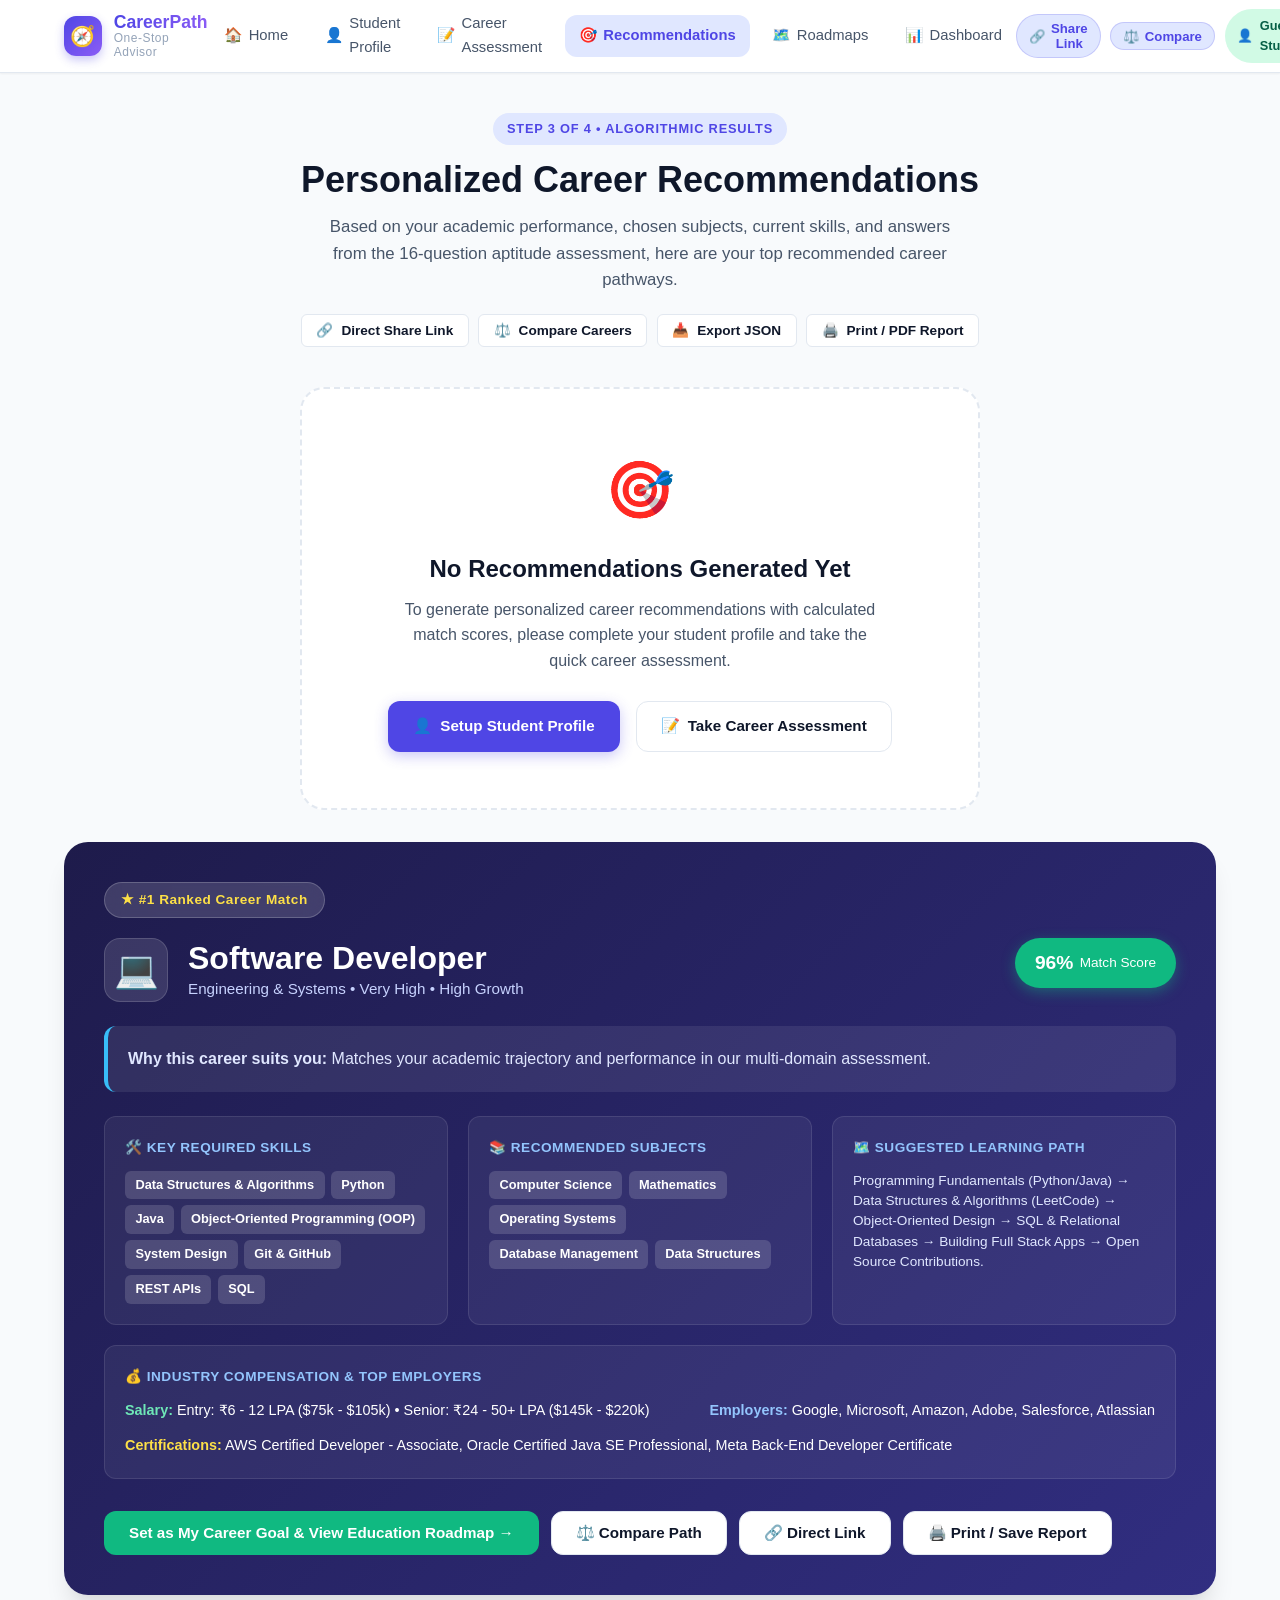
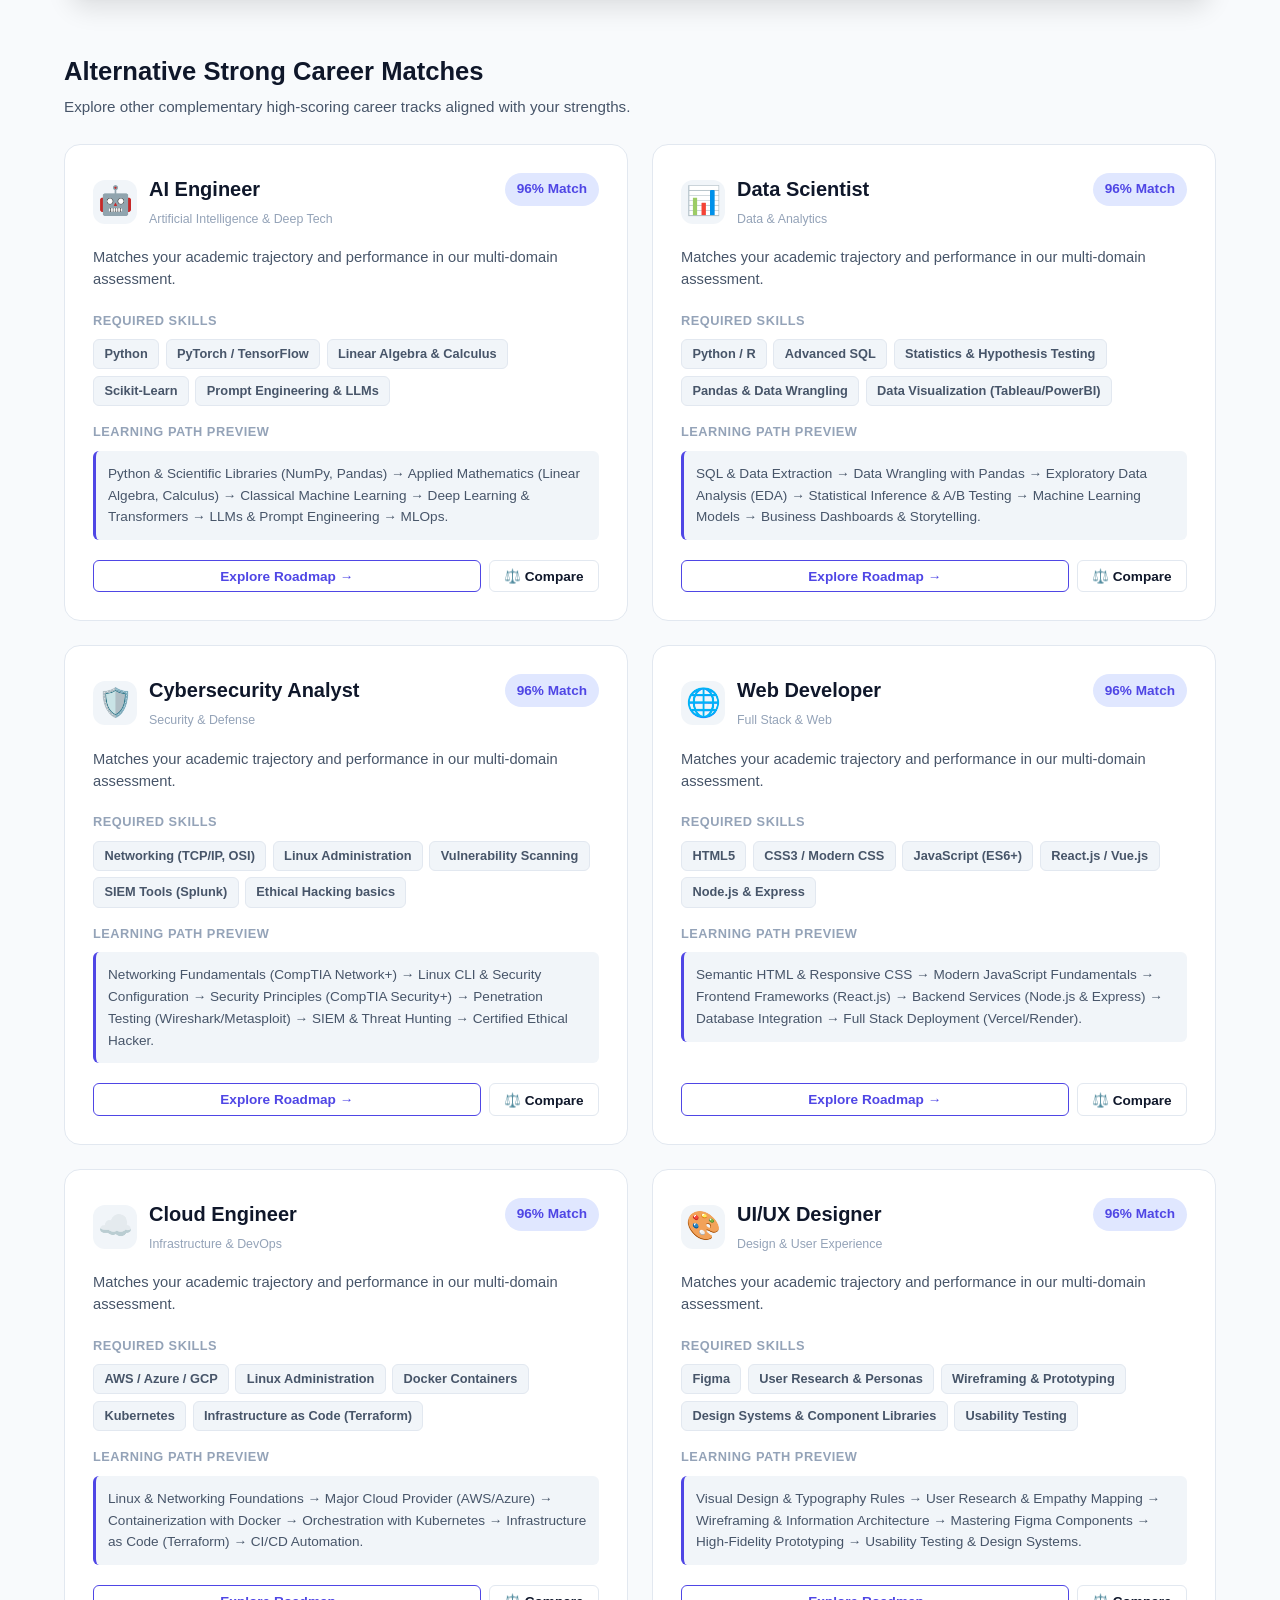
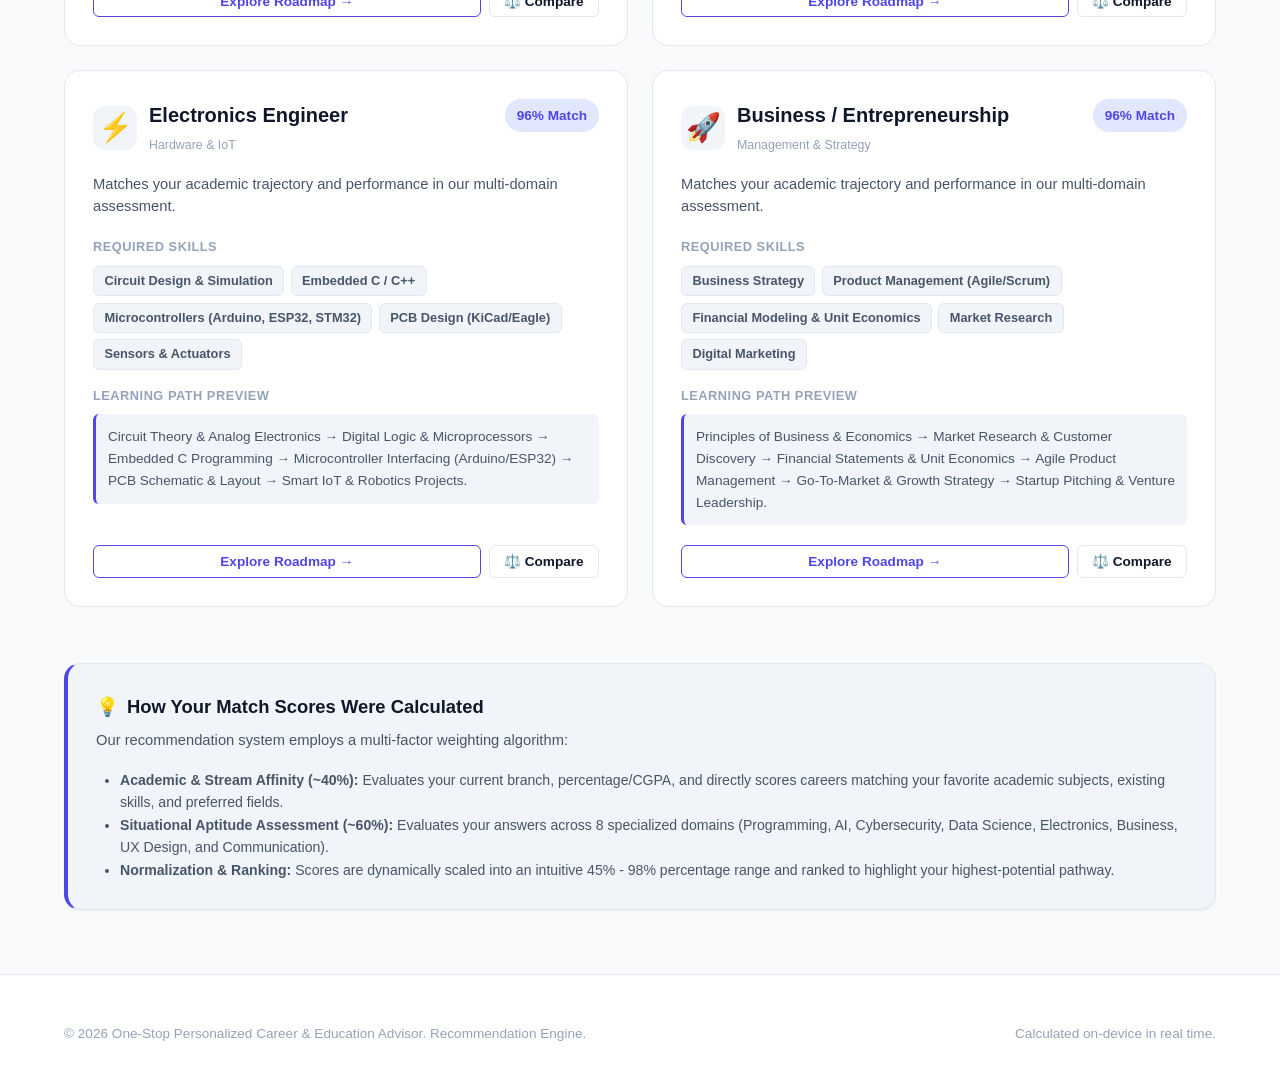
<file: recommendations.html>
<!DOCTYPE html>
<html lang="en">
<head>
  <meta charset="UTF-8">
  <meta name="viewport" content="width=device-width, initial-scale=1.0">
  <title>Career Recommendations - One-Stop Career & Education Advisor</title>
  <meta name="description" content="Personalized career recommendations generated from your student profile and assessment scores, complete with match scores, skill requirements, and learning paths.">
  <link rel="stylesheet" href="style.css">
  <link rel="preconnect" href="https://fonts.googleapis.com">
  <link rel="preconnect" href="https://fonts.gstatic.com" crossorigin>
  <link href="https://fonts.googleapis.com/css2?family=Plus+Jakarta+Sans:wght@400;500;600;700;800&display=swap" rel="stylesheet">
</head>
<body>

  <!-- Navigation Bar -->
  <header class="navbar">
    <div class="nav-container container">
      <a href="index.html" class="brand">
        <div class="brand-icon">🧭</div>
        <div class="brand-title">
          <span>CareerPath</span>
          <span>One-Stop Advisor</span>
        </div>
      </a>

      <ul class="nav-links" id="nav-links">
        <li class="nav-item"><a href="index.html"><span>🏠</span> Home</a></li>
        <li class="nav-item"><a href="profile.html"><span>👤</span> Student Profile</a></li>
        <li class="nav-item"><a href="assessment.html"><span>📝</span> Career Assessment</a></li>
        <li class="nav-item"><a href="recommendations.html" class="active"><span>🎯</span> Recommendations</a></li>
        <li class="nav-item"><a href="roadmap.html"><span>🗺️</span> Roadmaps</a></li>
        <li class="nav-item"><a href="dashboard.html"><span>📊</span> Dashboard</a></li>
      </ul>

      <div style="display: flex; align-items: center; gap: 0.6rem;">
        <button class="btn-share-badge" onclick="openShareModal()" title="Get direct shareable link for any student">
          <span>🔗</span> Share Link
        </button>
        <button class="btn-share-badge" onclick="openComparisonModal()" title="Compare any two career paths">
          <span>⚖️</span> Compare
        </button>
        <span id="nav-user-badge" class="nav-user-badge">👤 Guest Student</span>
        <button class="nav-toggle" id="nav-toggle" aria-label="Toggle Navigation Menu">☰</button>
      </div>
    </div>
  </header>

  <!-- Main Content -->
  <main class="main-content">
    <div class="container" id="recommendations-container">
      
      <!-- Page Header -->
      <div class="page-header">
        <div class="page-badge">Step 3 of 4 • Algorithmic Results</div>
        <h1 class="page-title">Personalized Career Recommendations</h1>
        <p class="page-subtitle">
          Based on your academic performance, chosen subjects, current skills, and answers from the 16-question aptitude assessment, here are your top recommended career pathways.
        </p>

        <!-- Quick Actions Toolbar -->
        <div style="display: flex; justify-content: center; gap: 0.6rem; margin-top: 1.25rem; flex-wrap: wrap;">
          <button type="button" class="btn btn-secondary btn-sm" onclick="openShareModal()">
            <span>🔗</span> Direct Share Link
          </button>
          <button type="button" class="btn btn-secondary btn-sm" onclick="openComparisonModal()">
            <span>⚖️</span> Compare Careers
          </button>
          <button type="button" class="btn btn-secondary btn-sm" onclick="exportProfileJSON()">
            <span>📥</span> Export JSON
          </button>
          <button type="button" class="btn btn-secondary btn-sm" onclick="window.print()">
            <span>🖨️</span> Print / PDF Report
          </button>
        </div>
      </div>

      <!-- Empty State Card (Visible if no assessment/profile yet) -->
      <div id="rec-empty-state" class="state-empty-card" style="display: none;">
        <div class="state-empty-icon">🎯</div>
        <h2 class="state-empty-title">No Recommendations Generated Yet</h2>
        <p class="state-empty-text">
          To generate personalized career recommendations with calculated match scores, please complete your student profile and take the quick career assessment.
        </p>
        <div style="display: flex; justify-content: center; gap: 1rem; flex-wrap: wrap;">
          <a href="profile.html" class="btn btn-primary">
            <span>👤</span> Setup Student Profile
          </a>
          <a href="assessment.html" class="btn btn-secondary">
            <span>📝</span> Take Career Assessment
          </a>
        </div>
      </div>

      <!-- Top Recommendation Showcase (#1 Ranked Match) -->
      <div id="top-recommendation-container"></div>

      <!-- Secondary Recommendations Section -->
      <div style="margin-top: 3.5rem;">
        <div class="section-header" style="text-align: left; margin-bottom: 1.5rem;">
          <h2 style="font-size: 1.6rem; font-weight: 800; color: var(--text-primary); margin-bottom: 0.25rem;">
            Alternative Strong Career Matches
          </h2>
          <p style="color: var(--text-secondary); font-size: 0.95rem;">
            Explore other complementary high-scoring career tracks aligned with your strengths.
          </p>
        </div>

        <div id="secondary-recommendations-grid" class="recommendations-grid"></div>
      </div>

      <!-- Explanation & Methodology Card for College Demonstrations -->
      <div class="card" style="margin-top: 3.5rem; background: var(--bg-subtle); border-left: 4px solid var(--primary);">
        <h3 style="font-size: 1.15rem; font-weight: 700; color: var(--text-primary); margin-bottom: 0.5rem; display: flex; align-items: center; gap: 0.5rem;">
          <span>💡</span> How Your Match Scores Were Calculated
        </h3>
        <p style="font-size: 0.92rem; color: var(--text-secondary); line-height: 1.6; margin-bottom: 1rem;">
          Our recommendation system employs a multi-factor weighting algorithm:
        </p>
        <ul style="padding-left: 1.5rem; font-size: 0.88rem; color: var(--text-secondary); line-height: 1.6;">
          <li><strong>Academic & Stream Affinity (~40%):</strong> Evaluates your current branch, percentage/CGPA, and directly scores careers matching your favorite academic subjects, existing skills, and preferred fields.</li>
          <li><strong>Situational Aptitude Assessment (~60%):</strong> Evaluates your answers across 8 specialized domains (Programming, AI, Cybersecurity, Data Science, Electronics, Business, UX Design, and Communication).</li>
          <li><strong>Normalization & Ranking:</strong> Scores are dynamically scaled into an intuitive 45% - 98% percentage range and ranked to highlight your highest-potential pathway.</li>
        </ul>
      </div>

    </div>
  </main>

  <!-- Footer -->
  <footer class="footer">
    <div class="container">
      <div class="footer-bottom" style="border-top: none; padding-top: 0;">
        <div>&copy; 2026 One-Stop Personalized Career & Education Advisor. Recommendation Engine.</div>
        <div>Calculated on-device in real time.</div>
      </div>
    </div>
  </footer>

  <script src="script.js"></script>
</body>
</html>
</file>
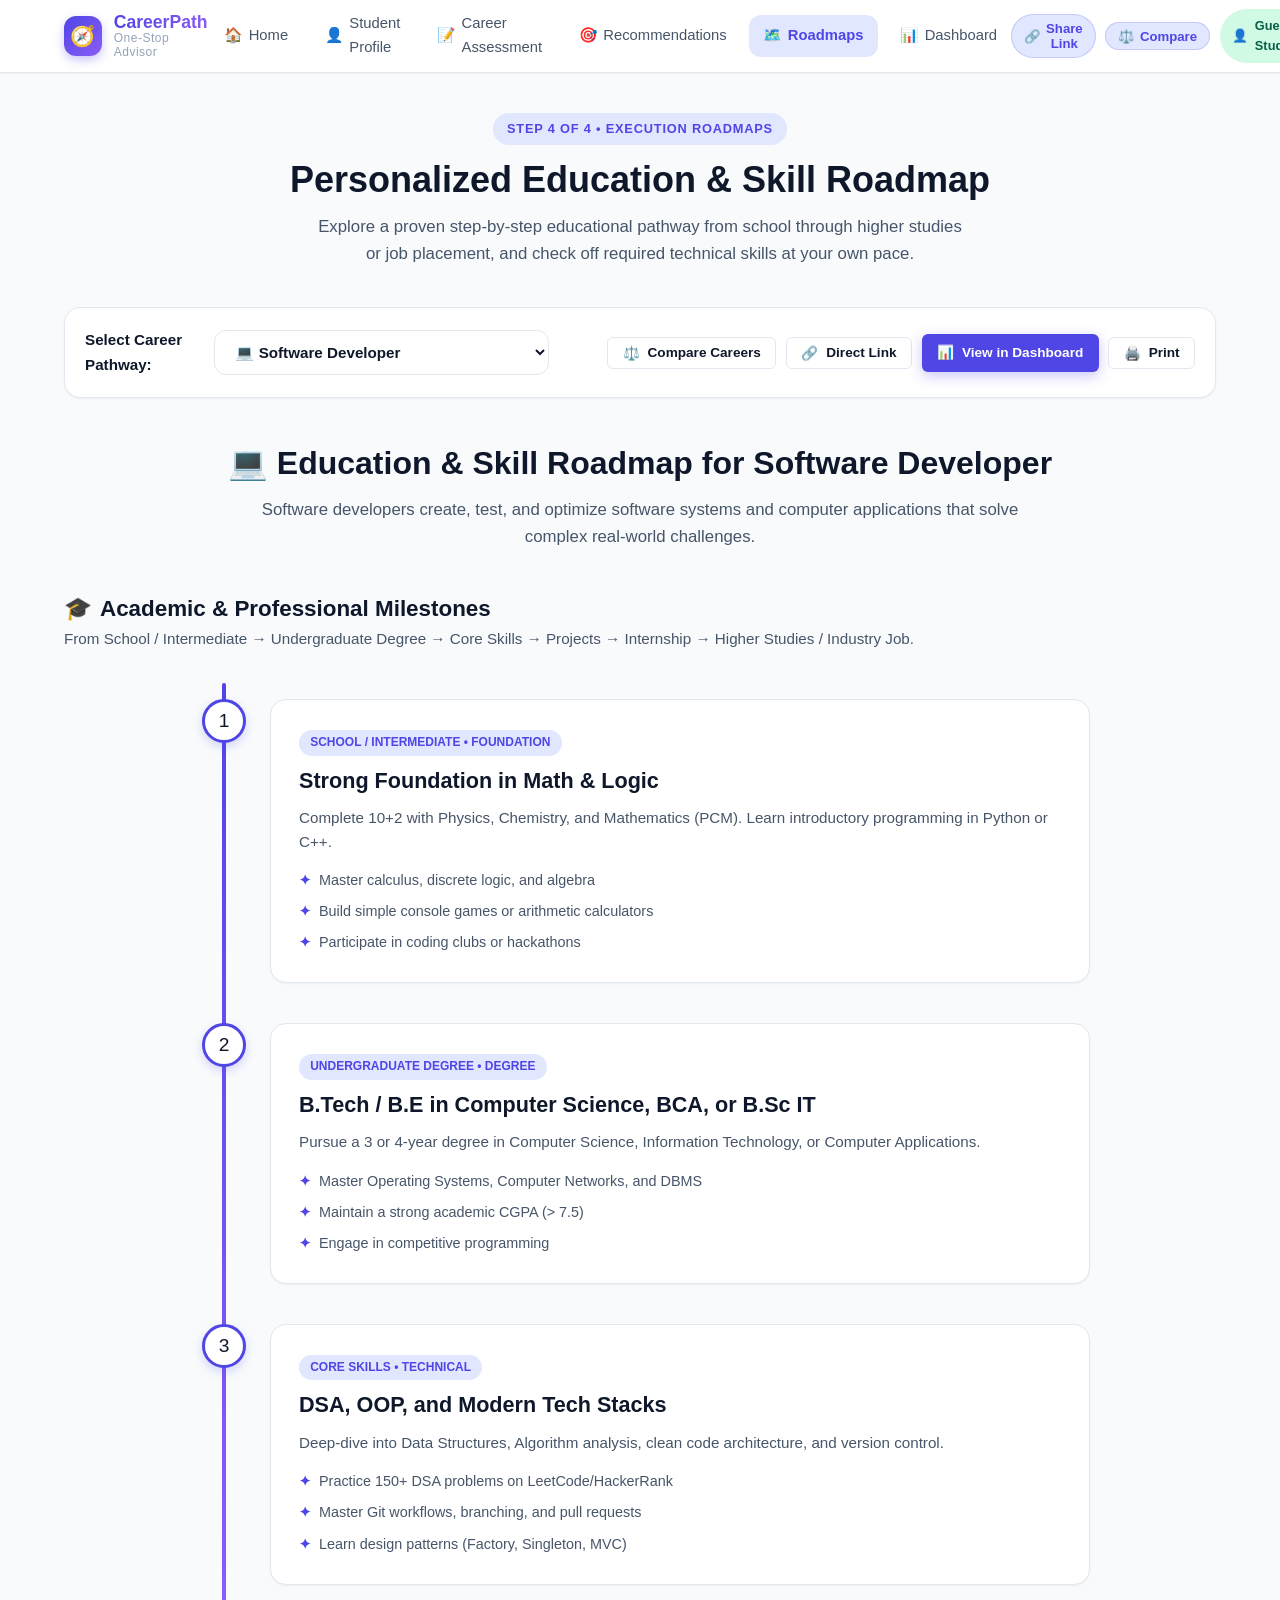
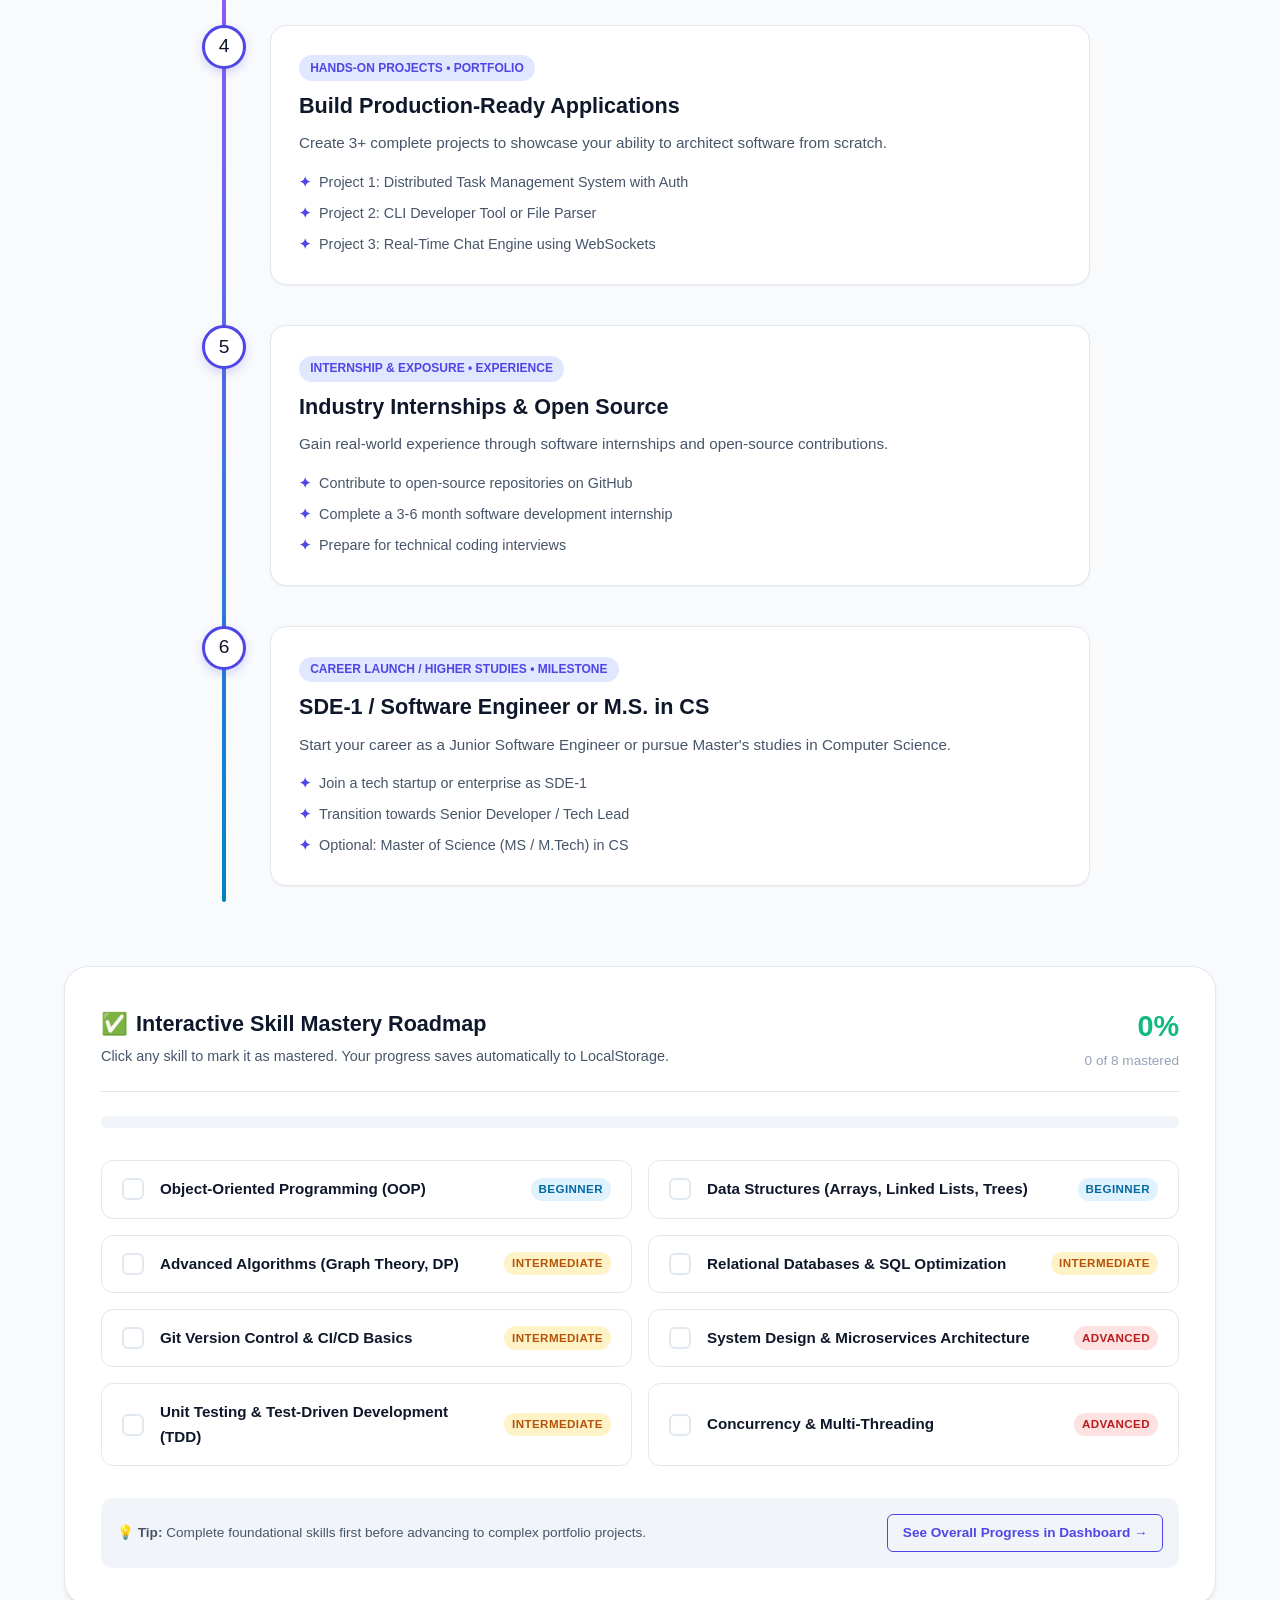
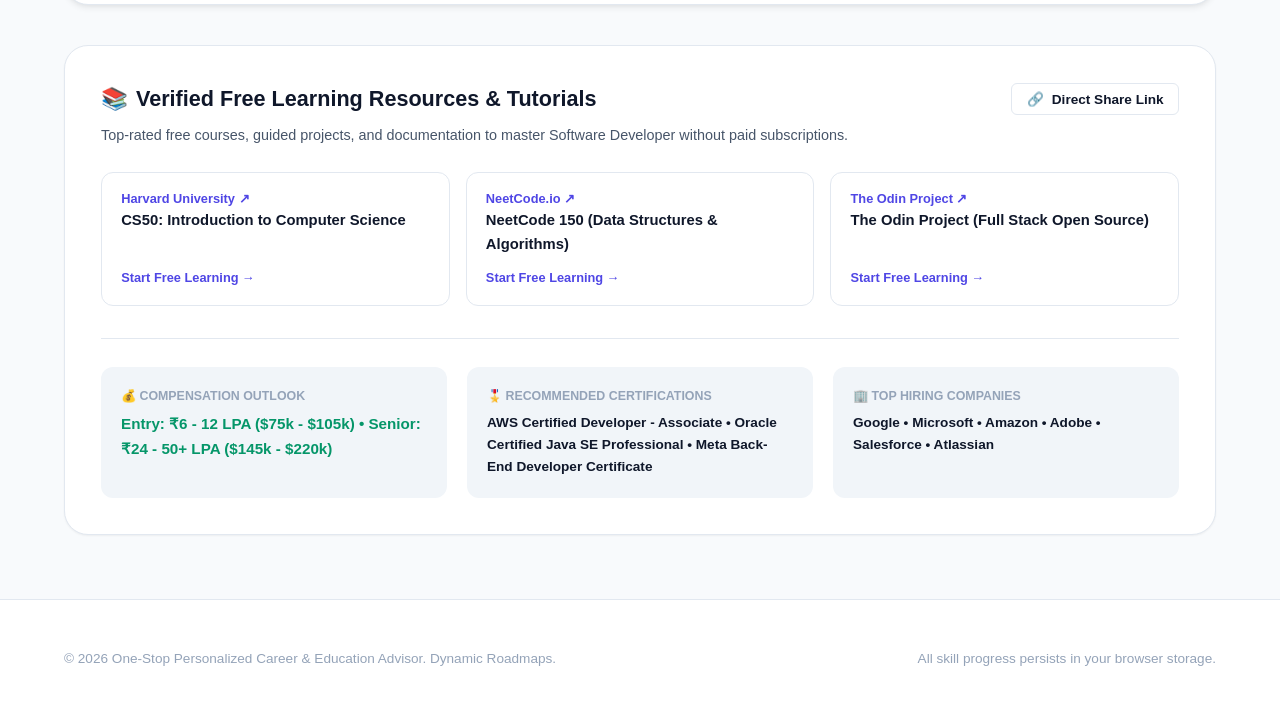
<file: roadmap.html>
<!DOCTYPE html>
<html lang="en">
<head>
  <meta charset="UTF-8">
  <meta name="viewport" content="width=device-width, initial-scale=1.0">
  <title>Education & Skill Roadmap - One-Stop Career & Education Advisor</title>
  <meta name="description" content="Visual 6-stage education roadmap from School to Job and interactive skill checklist that adapts dynamically to your selected career pathway.">
  <link rel="stylesheet" href="style.css">
  <link rel="preconnect" href="https://fonts.googleapis.com">
  <link rel="preconnect" href="https://fonts.gstatic.com" crossorigin>
  <link href="https://fonts.googleapis.com/css2?family=Plus+Jakarta+Sans:wght@400;500;600;700;800&display=swap" rel="stylesheet">
</head>
<body>

  <!-- Navigation Bar -->
  <header class="navbar">
    <div class="nav-container container">
      <a href="index.html" class="brand">
        <div class="brand-icon">🧭</div>
        <div class="brand-title">
          <span>CareerPath</span>
          <span>One-Stop Advisor</span>
        </div>
      </a>

      <ul class="nav-links" id="nav-links">
        <li class="nav-item"><a href="index.html"><span>🏠</span> Home</a></li>
        <li class="nav-item"><a href="profile.html"><span>👤</span> Student Profile</a></li>
        <li class="nav-item"><a href="assessment.html"><span>📝</span> Career Assessment</a></li>
        <li class="nav-item"><a href="recommendations.html"><span>🎯</span> Recommendations</a></li>
        <li class="nav-item"><a href="roadmap.html" class="active"><span>🗺️</span> Roadmaps</a></li>
        <li class="nav-item"><a href="dashboard.html"><span>📊</span> Dashboard</a></li>
      </ul>

      <div style="display: flex; align-items: center; gap: 0.6rem;">
        <button class="btn-share-badge" onclick="openShareModal()" title="Get direct shareable link for any student">
          <span>🔗</span> Share Link
        </button>
        <button class="btn-share-badge" onclick="openComparisonModal()" title="Compare any two career paths">
          <span>⚖️</span> Compare
        </button>
        <span id="nav-user-badge" class="nav-user-badge">👤 Guest Student</span>
        <button class="nav-toggle" id="nav-toggle" aria-label="Toggle Navigation Menu">☰</button>
      </div>
    </div>
  </header>

  <!-- Main Content -->
  <main class="main-content">
    <div class="container" id="roadmap-container">
      
      <!-- Page Header -->
      <div class="page-header">
        <div class="page-badge">Step 4 of 4 • Execution Roadmaps</div>
        <h1 class="page-title">Personalized Education & Skill Roadmap</h1>
        <p class="page-subtitle">
          Explore a proven step-by-step educational pathway from school through higher studies or job placement, and check off required technical skills at your own pace.
        </p>
      </div>

      <!-- Career Selector Toolbar -->
      <div class="roadmap-selector-bar">
        <div class="career-select-wrapper">
          <label for="roadmap-career-select">Select Career Pathway:</label>
          <select id="roadmap-career-select" class="form-select" style="min-width: 280px; font-weight: 600;">
            <!-- Options populated dynamically by script.js -->
          </select>
        </div>

        <div style="display: flex; gap: 0.6rem; align-items: center; flex-wrap: wrap;">
          <button class="btn btn-secondary btn-sm" onclick="openComparisonModal()">
            <span>⚖️</span> Compare Careers
          </button>
          <button class="btn btn-secondary btn-sm" onclick="openShareModal()">
            <span>🔗</span> Direct Link
          </button>
          <a href="dashboard.html" class="btn btn-primary btn-sm">
            <span>📊</span> View in Dashboard
          </a>
          <button class="btn btn-secondary btn-sm" onclick="window.print()">
            <span>🖨️</span> Print
          </button>
        </div>
      </div>

      <!-- Roadmap Title & Dynamic Description -->
      <div style="margin-bottom: 2.5rem; text-align: center;">
        <h2 id="roadmap-title" style="font-size: 2rem; font-weight: 800; color: var(--text-primary); margin-bottom: 0.5rem;"></h2>
        <p id="roadmap-desc" style="color: var(--text-secondary); max-width: 760px; margin: 0 auto; line-height: 1.6; font-size: 1.05rem;"></p>
      </div>

      <!-- Section: 6-Stage Education Roadmap -->
      <section style="margin-bottom: 4rem;">
        <div class="section-header" style="text-align: left; margin-bottom: 2rem;">
          <h3 style="font-size: 1.4rem; font-weight: 800; color: var(--text-primary); display: flex; align-items: center; gap: 0.5rem;">
            <span>🎓</span> Academic & Professional Milestones
          </h3>
          <p style="color: var(--text-secondary); font-size: 0.95rem;">
            From School / Intermediate &rarr; Undergraduate Degree &rarr; Core Skills &rarr; Projects &rarr; Internship &rarr; Higher Studies / Industry Job.
          </p>
        </div>

        <!-- Vertical Timeline Container (Rendered dynamically via script.js) -->
        <div id="education-timeline" class="timeline-container"></div>
      </section>

      <!-- Section: Interactive Skill Roadmap & Tracker -->
      <section>
        <div class="skill-tracker-card">
          <div class="skill-header">
            <div>
              <h3 style="font-size: 1.35rem; font-weight: 800; color: var(--text-primary); margin-bottom: 0.25rem; display: flex; align-items: center; gap: 0.5rem;">
                <span>✅</span> Interactive Skill Mastery Roadmap
              </h3>
              <p style="color: var(--text-secondary); font-size: 0.9rem;">
                Click any skill to mark it as mastered. Your progress saves automatically to LocalStorage.
              </p>
            </div>

            <div class="skill-progress-stat">
              <div style="text-align: right;">
                <div id="skill-progress-pct" class="skill-pct">0%</div>
                <div id="skill-completed-count" style="font-size: 0.85rem; color: var(--text-muted); font-weight: 500;">0 of 8 mastered</div>
              </div>
            </div>
          </div>

          <!-- Progress Bar -->
          <div class="progress-track" style="height: 12px; margin-bottom: 2rem;">
            <div id="skill-progress-fill" class="progress-fill" style="background: linear-gradient(90deg, var(--success), #059669);"></div>
          </div>

          <!-- Skills Checklist Grid (Rendered dynamically via script.js) -->
          <div id="skills-checklist" class="skills-list"></div>

          <!-- Bottom Banner inside Skill Card -->
          <div style="margin-top: 2rem; padding: 1rem; background: var(--bg-subtle); border-radius: var(--radius-md); display: flex; justify-content: space-between; align-items: center; flex-wrap: wrap; gap: 1rem;">
            <span style="font-size: 0.85rem; color: var(--text-secondary);">
              💡 <strong>Tip:</strong> Complete foundational skills first before advancing to complex portfolio projects.
            </span>
            <a href="dashboard.html" class="btn btn-outline-primary btn-sm">
              See Overall Progress in Dashboard &rarr;
            </a>
          </div>
        </div>
      </section>

      <!-- Section: Verified Free Learning Resources, Certifications & Industry Outlook -->
      <section id="career-resources-section"></section>

    </div>
  </main>

  <!-- Footer -->
  <footer class="footer">
    <div class="container">
      <div class="footer-bottom" style="border-top: none; padding-top: 0;">
        <div>&copy; 2026 One-Stop Personalized Career & Education Advisor. Dynamic Roadmaps.</div>
        <div>All skill progress persists in your browser storage.</div>
      </div>
    </div>
  </footer>

  <script src="script.js"></script>
</body>
</html>
</file>
<file: style.css>
/* ===================================================================
   ONE-STOP PERSONALIZED CAREER & EDUCATION ADVISOR
   Global Stylesheet (style.css)
   Clean, Modern, Student-Friendly Design System
   =================================================================== */

:root {
  /* Color Palette */
  --primary: #4f46e5;         /* Indigo */
  --primary-hover: #4338ca;
  --primary-light: #e0e7ff;
  --primary-dark: #312e81;

  --secondary: #0284c7;       /* Ocean Sky */
  --secondary-light: #e0f2fe;

  --accent: #8b5cf6;          /* Purple */
  --accent-light: #f3e8ff;

  --success: #10b981;         /* Emerald */
  --success-light: #d1fae5;
  --warning: #f59e0b;         /* Amber */
  --warning-light: #fef3c7;
  --danger: #ef4444;          /* Red */
  --danger-light: #fee2e2;

  /* Neutral Slate Grayscale */
  --bg-main: #f8fafc;
  --bg-card: #ffffff;
  --bg-subtle: #f1f5f9;
  --text-primary: #0f172a;
  --text-secondary: #475569;
  --text-muted: #94a3b8;
  --border-color: #e2e8f0;
  --border-focus: #818cf8;

  /* Elevation Shadows */
  --shadow-sm: 0 1px 2px 0 rgba(0, 0, 0, 0.05);
  --shadow-md: 0 4px 6px -1px rgba(0, 0, 0, 0.07), 0 2px 4px -2px rgba(0, 0, 0, 0.05);
  --shadow-lg: 0 10px 15px -3px rgba(0, 0, 0, 0.08), 0 4px 6px -4px rgba(0, 0, 0, 0.04);
  --shadow-xl: 0 20px 25px -5px rgba(0, 0, 0, 0.1), 0 8px 10px -6px rgba(0, 0, 0, 0.04);

  /* Borders & Radius */
  --radius-sm: 6px;
  --radius-md: 12px;
  --radius-lg: 16px;
  --radius-xl: 24px;
  --radius-full: 9999px;

  /* Transitions */
  --transition: all 0.25s cubic-bezier(0.4, 0, 0.2, 1);
}

/* ================= Reset & Base Styles ================= */
* {
  margin: 0;
  padding: 0;
  box-sizing: border-box;
}

html {
  scroll-behavior: smooth;
  font-size: 16px;
}

body {
  font-family: 'Inter', -apple-system, BlinkMacSystemFont, "Segoe UI", Roboto, "Helvetica Neue", Arial, sans-serif;
  background-color: var(--bg-main);
  color: var(--text-primary);
  line-height: 1.6;
  min-height: 100vh;
  display: flex;
  flex-direction: column;
}

a {
  color: var(--primary);
  text-decoration: none;
  transition: var(--transition);
}

a:hover {
  color: var(--primary-hover);
}

img {
  max-width: 100%;
  display: block;
}

/* ================= Layout & Container ================= */
.container {
  width: 100%;
  max-width: 1200px;
  margin: 0 auto;
  padding: 0 1.5rem;
}

.main-content {
  flex: 1;
  padding: 2.5rem 0 4rem;
}

/* ================= Navigation Bar ================= */
.navbar {
  background: rgba(255, 255, 255, 0.95);
  backdrop-filter: blur(10px);
  border-bottom: 1px solid var(--border-color);
  position: sticky;
  top: 0;
  z-index: 100;
  box-shadow: var(--shadow-sm);
}

.nav-container {
  display: flex;
  align-items: center;
  justify-content: space-between;
  height: 72px;
}

.brand {
  display: flex;
  align-items: center;
  gap: 0.75rem;
  font-weight: 700;
  font-size: 1.15rem;
  color: var(--text-primary);
  text-decoration: none;
}

.brand-icon {
  width: 40px;
  height: 40px;
  background: linear-gradient(135deg, var(--primary), var(--accent));
  color: white;
  border-radius: var(--radius-md);
  display: flex;
  align-items: center;
  justify-content: center;
  font-size: 1.25rem;
  box-shadow: 0 4px 10px rgba(79, 70, 229, 0.3);
}

.brand-title {
  display: flex;
  flex-direction: column;
  line-height: 1.1;
}

.brand-title span:first-child {
  font-size: 1.1rem;
  font-weight: 800;
  background: linear-gradient(90deg, var(--primary), var(--accent));
  -webkit-background-clip: text;
  -webkit-text-fill-color: transparent;
}

.brand-title span:last-child {
  font-size: 0.75rem;
  color: var(--text-muted);
  font-weight: 500;
  letter-spacing: 0.5px;
}

.nav-links {
  display: flex;
  align-items: center;
  list-style: none;
  gap: 0.5rem;
}

.nav-item a {
  display: flex;
  align-items: center;
  gap: 0.4rem;
  padding: 0.55rem 0.9rem;
  color: var(--text-secondary);
  font-weight: 500;
  font-size: 0.925rem;
  border-radius: var(--radius-md);
  transition: var(--transition);
}

.nav-item a:hover {
  background: var(--bg-subtle);
  color: var(--primary);
}

.nav-item a.active {
  background: var(--primary-light);
  color: var(--primary);
  font-weight: 600;
}

.nav-user-badge {
  display: inline-flex;
  align-items: center;
  gap: 0.4rem;
  padding: 0.4rem 0.8rem;
  background: var(--success-light);
  color: #065f46;
  border-radius: var(--radius-full);
  font-size: 0.8rem;
  font-weight: 600;
}

.nav-toggle {
  display: none;
  background: none;
  border: none;
  font-size: 1.5rem;
  color: var(--text-primary);
  cursor: pointer;
  padding: 0.5rem;
}

/* ================= Typography & Headings ================= */
.page-header {
  text-align: center;
  margin-bottom: 2.5rem;
}

.page-badge {
  display: inline-flex;
  align-items: center;
  gap: 0.4rem;
  padding: 0.35rem 0.9rem;
  background: var(--primary-light);
  color: var(--primary);
  border-radius: var(--radius-full);
  font-size: 0.8rem;
  font-weight: 700;
  text-transform: uppercase;
  letter-spacing: 0.8px;
  margin-bottom: 0.75rem;
}

.page-title {
  font-size: 2.25rem;
  font-weight: 800;
  color: var(--text-primary);
  line-height: 1.25;
  margin-bottom: 0.75rem;
}

.page-subtitle {
  font-size: 1.05rem;
  color: var(--text-secondary);
  max-width: 650px;
  margin: 0 auto;
}

/* ================= Buttons & Controls ================= */
.btn {
  display: inline-flex;
  align-items: center;
  justify-content: center;
  gap: 0.5rem;
  padding: 0.75rem 1.5rem;
  font-size: 0.95rem;
  font-weight: 600;
  border-radius: var(--radius-md);
  border: 1px solid transparent;
  cursor: pointer;
  transition: var(--transition);
  text-decoration: none;
  white-space: nowrap;
}

.btn-primary {
  background: var(--primary);
  color: white;
  box-shadow: 0 4px 14px rgba(79, 70, 229, 0.3);
}

.btn-primary:hover {
  background: var(--primary-hover);
  color: white;
  transform: translateY(-2px);
  box-shadow: 0 6px 20px rgba(79, 70, 229, 0.4);
}

.btn-secondary {
  background: white;
  color: var(--text-primary);
  border: 1px solid var(--border-color);
}

.btn-secondary:hover {
  background: var(--bg-subtle);
  border-color: var(--border-focus);
  color: var(--primary);
}

.btn-outline-primary {
  background: transparent;
  color: var(--primary);
  border: 1.5px solid var(--primary);
}

.btn-outline-primary:hover {
  background: var(--primary-light);
}

.btn-success {
  background: var(--success);
  color: white;
}

.btn-success:hover {
  background: #059669;
  transform: translateY(-2px);
}

.btn-danger-outline {
  background: transparent;
  color: var(--danger);
  border: 1.5px solid var(--danger);
}

.btn-danger-outline:hover {
  background: var(--danger-light);
}

.btn-sm {
  padding: 0.45rem 0.9rem;
  font-size: 0.85rem;
  border-radius: var(--radius-sm);
}

.btn-lg {
  padding: 0.95rem 2rem;
  font-size: 1.1rem;
  border-radius: var(--radius-lg);
}

/* ================= Cards ================= */
.card {
  background: var(--bg-card);
  border: 1px solid var(--border-color);
  border-radius: var(--radius-lg);
  padding: 1.75rem;
  box-shadow: var(--shadow-sm);
  transition: var(--transition);
}

.card:hover {
  box-shadow: var(--shadow-md);
  border-color: #cbd5e1;
}

.card-hover-up:hover {
  transform: translateY(-4px);
  box-shadow: var(--shadow-lg);
}

/* ================= Hero Section (Home) ================= */
.hero {
  padding: 3rem 0 4rem;
  text-align: center;
  position: relative;
  overflow: hidden;
}

.hero-glow {
  position: absolute;
  top: 10%;
  left: 50%;
  transform: translateX(-50%);
  width: 600px;
  height: 350px;
  background: radial-gradient(circle, rgba(79, 70, 229, 0.15) 0%, rgba(14, 165, 233, 0.08) 50%, transparent 70%);
  z-index: 0;
  pointer-events: none;
}

.hero-content {
  position: relative;
  z-index: 1;
  max-width: 840px;
  margin: 0 auto;
}

.hero-title {
  font-size: 3.25rem;
  font-weight: 800;
  line-height: 1.15;
  letter-spacing: -0.5px;
  color: var(--text-primary);
  margin-bottom: 1.25rem;
}

.hero-title .gradient-text {
  background: linear-gradient(120deg, #4f46e5, #0ea5e9, #8b5cf6);
  -webkit-background-clip: text;
  -webkit-text-fill-color: transparent;
}

.hero-desc {
  font-size: 1.2rem;
  color: var(--text-secondary);
  line-height: 1.6;
  margin-bottom: 2rem;
  max-width: 720px;
  margin-left: auto;
  margin-right: auto;
}

.hero-actions {
  display: flex;
  justify-content: center;
  align-items: center;
  gap: 1rem;
  flex-wrap: wrap;
  margin-bottom: 3rem;
}

.hero-stats-row {
  display: grid;
  grid-template-columns: repeat(4, 1fr);
  gap: 1.25rem;
  margin-top: 2rem;
}

.stat-box {
  background: white;
  padding: 1.25rem;
  border-radius: var(--radius-md);
  border: 1px solid var(--border-color);
  box-shadow: var(--shadow-sm);
  text-align: center;
}

.stat-number {
  font-size: 1.75rem;
  font-weight: 800;
  color: var(--primary);
  line-height: 1;
  margin-bottom: 0.35rem;
}

.stat-label {
  font-size: 0.85rem;
  color: var(--text-secondary);
  font-weight: 500;
}

/* ================= Features Grid ================= */
.section {
  padding: 3.5rem 0;
}

.section-header {
  text-align: center;
  margin-bottom: 3rem;
}

.section-title {
  font-size: 2rem;
  font-weight: 800;
  color: var(--text-primary);
  margin-bottom: 0.5rem;
}

.section-subtitle {
  color: var(--text-secondary);
  font-size: 1.05rem;
}

.features-grid {
  display: grid;
  grid-template-columns: repeat(3, 1fr);
  gap: 1.75rem;
}

.feature-card {
  background: white;
  border: 1px solid var(--border-color);
  border-radius: var(--radius-lg);
  padding: 2rem;
  transition: var(--transition);
}

.feature-card:hover {
  transform: translateY(-5px);
  border-color: var(--border-focus);
  box-shadow: var(--shadow-lg);
}

.feature-icon-wrapper {
  width: 54px;
  height: 54px;
  border-radius: var(--radius-md);
  display: flex;
  align-items: center;
  justify-content: center;
  font-size: 1.75rem;
  margin-bottom: 1.25rem;
  background: var(--primary-light);
}

.feature-title {
  font-size: 1.25rem;
  font-weight: 700;
  margin-bottom: 0.6rem;
  color: var(--text-primary);
}

.feature-text {
  font-size: 0.95rem;
  color: var(--text-secondary);
  line-height: 1.55;
}

/* ================= How It Works Flow ================= */
.how-it-works-grid {
  display: grid;
  grid-template-columns: repeat(4, 1fr);
  gap: 1.5rem;
  position: relative;
}

.step-card {
  background: white;
  border: 1px solid var(--border-color);
  border-radius: var(--radius-lg);
  padding: 1.75rem;
  text-align: center;
  position: relative;
  transition: var(--transition);
}

.step-card:hover {
  border-color: var(--primary);
  transform: translateY(-3px);
  box-shadow: var(--shadow-md);
}

.step-num {
  position: absolute;
  top: -14px;
  left: 50%;
  transform: translateX(-50%);
  width: 28px;
  height: 28px;
  background: var(--primary);
  color: white;
  font-size: 0.85rem;
  font-weight: 700;
  border-radius: var(--radius-full);
  display: flex;
  align-items: center;
  justify-content: center;
  box-shadow: 0 2px 6px rgba(79, 70, 229, 0.4);
}

.step-icon {
  font-size: 2.25rem;
  margin: 0.5rem 0 0.8rem;
}

.step-title {
  font-size: 1.1rem;
  font-weight: 700;
  margin-bottom: 0.4rem;
}

.step-desc {
  font-size: 0.875rem;
  color: var(--text-secondary);
}

/* ================= Form Styling (Profile) ================= */
.form-card {
  background: white;
  border: 1px solid var(--border-color);
  border-radius: var(--radius-xl);
  padding: 2.5rem;
  box-shadow: var(--shadow-md);
  max-width: 860px;
  margin: 0 auto;
}

.form-grid {
  display: grid;
  grid-template-columns: repeat(2, 1fr);
  gap: 1.5rem;
}

.form-full {
  grid-column: span 2;
}

.form-group {
  display: flex;
  flex-direction: column;
  gap: 0.5rem;
}

.form-label {
  font-weight: 600;
  font-size: 0.925rem;
  color: var(--text-primary);
  display: flex;
  align-items: center;
  gap: 0.4rem;
}

.form-label .required {
  color: var(--danger);
}

.form-input,
.form-select,
.form-textarea {
  width: 100%;
  padding: 0.75rem 1rem;
  border: 1.5px solid var(--border-color);
  border-radius: var(--radius-md);
  font-size: 0.95rem;
  font-family: inherit;
  color: var(--text-primary);
  background: white;
  transition: var(--transition);
}

.form-input:focus,
.form-select:focus,
.form-textarea:focus {
  outline: none;
  border-color: var(--primary);
  box-shadow: 0 0 0 4px var(--primary-light);
}

.form-input.error,
.form-select.error,
.form-textarea.error {
  border-color: var(--danger);
  background-color: #fff8f8;
}

.form-hint {
  font-size: 0.8rem;
  color: var(--text-muted);
}

.form-error {
  font-size: 0.8rem;
  color: var(--danger);
  font-weight: 500;
  display: none;
}

.form-error.visible {
  display: block;
}

/* Choice Pills (Checkbox & Radio Buttons) */
.pills-grid {
  display: flex;
  flex-wrap: wrap;
  gap: 0.6rem;
  margin-top: 0.25rem;
}

.pill-choice {
  cursor: pointer;
  user-select: none;
}

.pill-choice input {
  position: absolute;
  opacity: 0;
  pointer-events: none;
}

.pill-label {
  display: inline-flex;
  align-items: center;
  gap: 0.4rem;
  padding: 0.5rem 0.9rem;
  border: 1.5px solid var(--border-color);
  border-radius: var(--radius-full);
  font-size: 0.875rem;
  font-weight: 500;
  color: var(--text-secondary);
  background: var(--bg-subtle);
  transition: var(--transition);
}

.pill-choice input:checked + .pill-label {
  background: var(--primary);
  color: white;
  border-color: var(--primary);
  box-shadow: 0 3px 10px rgba(79, 70, 229, 0.25);
}

.pill-choice:hover .pill-label {
  border-color: var(--primary);
  color: var(--primary);
}

.pill-choice input:checked:hover + .pill-label {
  color: white;
}

/* Radio Field Cards */
.radio-card-grid {
  display: grid;
  grid-template-columns: repeat(3, 1fr);
  gap: 0.75rem;
}

.radio-card {
  cursor: pointer;
  position: relative;
}

.radio-card input {
  position: absolute;
  opacity: 0;
}

.radio-card-body {
  border: 1.5px solid var(--border-color);
  border-radius: var(--radius-md);
  padding: 0.9rem;
  text-align: center;
  transition: var(--transition);
  background: white;
  height: 100%;
  display: flex;
  flex-direction: column;
  align-items: center;
  justify-content: center;
  gap: 0.3rem;
}

.radio-card input:checked + .radio-card-body {
  border-color: var(--primary);
  background: var(--primary-light);
  color: var(--primary);
  font-weight: 600;
  box-shadow: 0 3px 8px rgba(79, 70, 229, 0.15);
}

.radio-card-icon {
  font-size: 1.4rem;
}

.radio-card-title {
  font-size: 0.875rem;
}

.form-actions {
  display: flex;
  justify-content: space-between;
  align-items: center;
  margin-top: 2rem;
  padding-top: 1.5rem;
  border-top: 1px solid var(--border-color);
  flex-wrap: wrap;
  gap: 1rem;
}

/* ================= Assessment Quiz Styles ================= */
.assessment-container {
  max-width: 820px;
  margin: 0 auto;
}

.quiz-progress-bar-wrapper {
  background: white;
  border: 1px solid var(--border-color);
  border-radius: var(--radius-lg);
  padding: 1.25rem 1.75rem;
  margin-bottom: 2rem;
  box-shadow: var(--shadow-sm);
}

.quiz-progress-meta {
  display: flex;
  justify-content: space-between;
  align-items: center;
  margin-bottom: 0.6rem;
  font-size: 0.9rem;
  font-weight: 600;
}

.progress-track {
  width: 100%;
  height: 10px;
  background: var(--bg-subtle);
  border-radius: var(--radius-full);
  overflow: hidden;
}

.progress-fill {
  height: 100%;
  background: linear-gradient(90deg, var(--primary), var(--accent));
  border-radius: var(--radius-full);
  transition: width 0.35s ease;
  width: 0%;
}

.question-card {
  background: white;
  border: 1px solid var(--border-color);
  border-radius: var(--radius-xl);
  padding: 2.25rem;
  box-shadow: var(--shadow-md);
  margin-bottom: 1.5rem;
}

.question-domain-badge {
  display: inline-flex;
  align-items: center;
  gap: 0.35rem;
  padding: 0.3rem 0.8rem;
  background: var(--secondary-light);
  color: #0369a1;
  font-size: 0.775rem;
  font-weight: 700;
  border-radius: var(--radius-full);
  text-transform: uppercase;
  letter-spacing: 0.5px;
  margin-bottom: 1rem;
}

.question-text {
  font-size: 1.25rem;
  font-weight: 700;
  color: var(--text-primary);
  line-height: 1.4;
  margin-bottom: 1.5rem;
}

.quiz-options {
  display: flex;
  flex-direction: column;
  gap: 0.85rem;
}

.quiz-option {
  display: flex;
  align-items: center;
  gap: 1rem;
  padding: 1rem 1.25rem;
  border: 1.5px solid var(--border-color);
  border-radius: var(--radius-md);
  cursor: pointer;
  background: white;
  transition: var(--transition);
}

.quiz-option:hover {
  border-color: var(--border-focus);
  background: #f8fafc;
}

.quiz-option.selected {
  border-color: var(--primary);
  background: var(--primary-light);
  box-shadow: 0 3px 10px rgba(79, 70, 229, 0.12);
}

.quiz-option-radio {
  width: 20px;
  height: 20px;
  border-radius: 50%;
  border: 2px solid var(--border-color);
  display: flex;
  align-items: center;
  justify-content: center;
  flex-shrink: 0;
  transition: var(--transition);
}

.quiz-option.selected .quiz-option-radio {
  border-color: var(--primary);
  background: var(--primary);
}

.quiz-option-radio::after {
  content: "";
  width: 8px;
  height: 8px;
  border-radius: 50%;
  background: white;
  opacity: 0;
  transition: var(--transition);
}

.quiz-option.selected .quiz-option-radio::after {
  opacity: 1;
}

.quiz-option-text {
  font-size: 0.975rem;
  color: var(--text-primary);
  font-weight: 500;
}

.quiz-navigation {
  display: flex;
  justify-content: space-between;
  align-items: center;
  margin-top: 2rem;
}

/* ================= Recommendations Page ================= */
.recommendations-wrapper {
  display: flex;
  flex-direction: column;
  gap: 2rem;
}

/* Hero Top Recommendation */
.top-recommendation-card {
  background: linear-gradient(135deg, #1e1b4b, #312e81);
  color: white;
  border-radius: var(--radius-xl);
  padding: 2.5rem;
  box-shadow: var(--shadow-xl);
  position: relative;
  overflow: hidden;
}

.top-rec-badge {
  display: inline-flex;
  align-items: center;
  gap: 0.4rem;
  background: rgba(255, 255, 255, 0.15);
  backdrop-filter: blur(10px);
  padding: 0.4rem 1rem;
  border-radius: var(--radius-full);
  font-size: 0.85rem;
  font-weight: 700;
  letter-spacing: 0.5px;
  color: #fde047;
  margin-bottom: 1.25rem;
  border: 1px solid rgba(255, 255, 255, 0.2);
}

.top-rec-header {
  display: flex;
  justify-content: space-between;
  align-items: flex-start;
  flex-wrap: wrap;
  gap: 1.5rem;
  margin-bottom: 1.5rem;
}

.top-rec-title-group {
  display: flex;
  align-items: center;
  gap: 1.25rem;
}

.top-rec-icon {
  width: 64px;
  height: 64px;
  background: rgba(255, 255, 255, 0.12);
  border-radius: var(--radius-lg);
  display: flex;
  align-items: center;
  justify-content: center;
  font-size: 2.25rem;
  border: 1px solid rgba(255, 255, 255, 0.15);
}

.top-rec-name {
  font-size: 2rem;
  font-weight: 800;
  line-height: 1.2;
}

.top-rec-category {
  color: #c7d2fe;
  font-size: 0.95rem;
}

.match-score-badge {
  background: #10b981;
  color: white;
  padding: 0.6rem 1.25rem;
  border-radius: var(--radius-full);
  font-size: 1.2rem;
  font-weight: 800;
  display: flex;
  align-items: center;
  gap: 0.4rem;
  box-shadow: 0 4px 14px rgba(16, 185, 129, 0.4);
}

.top-rec-reason {
  background: rgba(255, 255, 255, 0.08);
  border-radius: var(--radius-md);
  padding: 1.25rem;
  border-left: 4px solid #38bdf8;
  margin-bottom: 1.5rem;
  line-height: 1.6;
  font-size: 1rem;
  color: #e0e7ff;
}

.top-rec-details-grid {
  display: grid;
  grid-template-columns: repeat(3, 1fr);
  gap: 1.25rem;
  margin-bottom: 2rem;
}

.top-detail-block {
  background: rgba(255, 255, 255, 0.06);
  border-radius: var(--radius-md);
  padding: 1.25rem;
  border: 1px solid rgba(255, 255, 255, 0.1);
}

.top-detail-heading {
  font-size: 0.85rem;
  font-weight: 700;
  text-transform: uppercase;
  letter-spacing: 0.5px;
  color: #93c5fd;
  margin-bottom: 0.75rem;
  display: flex;
  align-items: center;
  gap: 0.4rem;
}

.tag-cloud {
  display: flex;
  flex-wrap: wrap;
  gap: 0.4rem;
}

.tag-item {
  display: inline-block;
  padding: 0.25rem 0.65rem;
  border-radius: var(--radius-sm);
  font-size: 0.8rem;
  font-weight: 600;
  background: rgba(255, 255, 255, 0.15);
  color: white;
}

.tag-item.light {
  background: var(--bg-subtle);
  color: var(--text-secondary);
  border: 1px solid var(--border-color);
}

/* Secondary Career Recommendations Grid */
.recommendations-grid {
  display: grid;
  grid-template-columns: repeat(2, 1fr);
  gap: 1.5rem;
}

.rec-card {
  background: white;
  border: 1px solid var(--border-color);
  border-radius: var(--radius-lg);
  padding: 1.75rem;
  display: flex;
  flex-direction: column;
  justify-content: space-between;
  transition: var(--transition);
  position: relative;
}

.rec-card:hover {
  border-color: var(--border-focus);
  transform: translateY(-4px);
  box-shadow: var(--shadow-lg);
}

.rec-card-header {
  display: flex;
  justify-content: space-between;
  align-items: flex-start;
  margin-bottom: 1rem;
}

.rec-card-title-wrap {
  display: flex;
  align-items: center;
  gap: 0.75rem;
}

.rec-card-icon {
  font-size: 1.75rem;
  width: 44px;
  height: 44px;
  background: var(--bg-subtle);
  border-radius: var(--radius-md);
  display: flex;
  align-items: center;
  justify-content: center;
}

.rec-card-name {
  font-size: 1.25rem;
  font-weight: 700;
  color: var(--text-primary);
}

.rec-score-pill {
  font-size: 0.85rem;
  font-weight: 700;
  padding: 0.35rem 0.75rem;
  border-radius: var(--radius-full);
  background: var(--primary-light);
  color: var(--primary);
}

.rec-card-reason {
  font-size: 0.92rem;
  color: var(--text-secondary);
  line-height: 1.5;
  margin-bottom: 1.25rem;
}

.rec-card-section-title {
  font-size: 0.8rem;
  font-weight: 700;
  text-transform: uppercase;
  color: var(--text-muted);
  margin-bottom: 0.5rem;
  letter-spacing: 0.5px;
}

.rec-card-tags {
  margin-bottom: 1rem;
}

.rec-card-path {
  font-size: 0.85rem;
  color: var(--text-secondary);
  background: var(--bg-subtle);
  padding: 0.75rem;
  border-radius: var(--radius-sm);
  margin-bottom: 1.25rem;
  border-left: 3px solid var(--primary);
}

.rec-card-actions {
  display: flex;
  gap: 0.75rem;
  margin-top: auto;
}

/* ================= Education Roadmap Styles ================= */
.roadmap-selector-bar {
  background: white;
  border: 1px solid var(--border-color);
  border-radius: var(--radius-lg);
  padding: 1.25rem;
  margin-bottom: 2.5rem;
  display: flex;
  align-items: center;
  justify-content: space-between;
  flex-wrap: wrap;
  gap: 1rem;
  box-shadow: var(--shadow-sm);
}

.career-select-wrapper {
  display: flex;
  align-items: center;
  gap: 0.75rem;
}

.career-select-wrapper label {
  font-weight: 600;
  font-size: 0.95rem;
  color: var(--text-primary);
}

/* Vertical Timeline */
.timeline-container {
  position: relative;
  max-width: 900px;
  margin: 0 auto;
  padding: 1rem 0;
}

.timeline-container::before {
  content: "";
  position: absolute;
  top: 0;
  bottom: 0;
  left: 32px;
  width: 4px;
  background: linear-gradient(180deg, var(--primary), var(--accent), var(--secondary));
  border-radius: var(--radius-full);
}

.timeline-item {
  position: relative;
  padding-left: 80px;
  margin-bottom: 2.5rem;
}

.timeline-item:last-child {
  margin-bottom: 0;
}

.timeline-marker {
  position: absolute;
  top: 0;
  left: 12px;
  width: 44px;
  height: 44px;
  border-radius: 50%;
  background: white;
  border: 3px solid var(--primary);
  display: flex;
  align-items: center;
  justify-content: center;
  font-size: 1.2rem;
  box-shadow: 0 4px 10px rgba(79, 70, 229, 0.2);
  z-index: 2;
  transition: var(--transition);
}

.timeline-item:hover .timeline-marker {
  transform: scale(1.15);
  border-color: var(--accent);
  background: var(--primary-light);
}

.timeline-card {
  background: white;
  border: 1px solid var(--border-color);
  border-radius: var(--radius-lg);
  padding: 1.75rem;
  box-shadow: var(--shadow-sm);
  transition: var(--transition);
}

.timeline-card:hover {
  border-color: var(--border-focus);
  box-shadow: var(--shadow-md);
  transform: translateX(4px);
}

.timeline-step-badge {
  display: inline-block;
  padding: 0.2rem 0.7rem;
  background: var(--primary-light);
  color: var(--primary);
  font-size: 0.75rem;
  font-weight: 700;
  border-radius: var(--radius-full);
  text-transform: uppercase;
  margin-bottom: 0.5rem;
}

.timeline-card-title {
  font-size: 1.35rem;
  font-weight: 700;
  color: var(--text-primary);
  margin-bottom: 0.5rem;
}

.timeline-card-desc {
  font-size: 0.95rem;
  color: var(--text-secondary);
  line-height: 1.55;
  margin-bottom: 1rem;
}

.timeline-items-list {
  list-style: none;
  display: flex;
  flex-direction: column;
  gap: 0.5rem;
}

.timeline-items-list li {
  font-size: 0.9rem;
  color: var(--text-secondary);
  display: flex;
  align-items: flex-start;
  gap: 0.5rem;
}

.timeline-items-list li::before {
  content: "✦";
  color: var(--primary);
  font-weight: 800;
  flex-shrink: 0;
}

/* ================= Skill Roadmap & Tracker ================= */
.skill-tracker-card {
  background: white;
  border: 1px solid var(--border-color);
  border-radius: var(--radius-xl);
  padding: 2.25rem;
  box-shadow: var(--shadow-md);
  margin-top: 3.5rem;
}

.skill-header {
  display: flex;
  justify-content: space-between;
  align-items: center;
  flex-wrap: wrap;
  gap: 1rem;
  margin-bottom: 1.5rem;
  padding-bottom: 1.25rem;
  border-bottom: 1px solid var(--border-color);
}

.skill-progress-stat {
  display: flex;
  align-items: center;
  gap: 1rem;
}

.skill-pct {
  font-size: 1.8rem;
  font-weight: 800;
  color: var(--success);
}

.skills-list {
  display: grid;
  grid-template-columns: repeat(2, 1fr);
  gap: 1rem;
}

.skill-item {
  display: flex;
  align-items: center;
  gap: 1rem;
  padding: 1rem 1.25rem;
  border: 1.5px solid var(--border-color);
  border-radius: var(--radius-md);
  background: white;
  cursor: pointer;
  transition: var(--transition);
  user-select: none;
}

.skill-item:hover {
  border-color: var(--border-focus);
  background: var(--bg-subtle);
}

.skill-item.completed {
  border-color: var(--success);
  background: #f0fdf4;
}

.skill-checkbox {
  width: 22px;
  height: 22px;
  border: 2px solid var(--border-color);
  border-radius: var(--radius-sm);
  display: flex;
  align-items: center;
  justify-content: center;
  flex-shrink: 0;
  transition: var(--transition);
}

.skill-item.completed .skill-checkbox {
  background: var(--success);
  border-color: var(--success);
  color: white;
}

.skill-item.completed .skill-checkbox::after {
  content: "✓";
  font-weight: 800;
  font-size: 0.9rem;
}

.skill-info {
  flex: 1;
}

.skill-name {
  font-size: 0.95rem;
  font-weight: 600;
  color: var(--text-primary);
}

.skill-item.completed .skill-name {
  text-decoration: line-through;
  color: var(--text-muted);
}

.skill-level-badge {
  font-size: 0.725rem;
  font-weight: 700;
  padding: 0.15rem 0.5rem;
  border-radius: var(--radius-full);
  text-transform: uppercase;
  letter-spacing: 0.4px;
}

.badge-beginner {
  background: #e0f2fe;
  color: #0369a1;
}

.badge-intermediate {
  background: #fef3c7;
  color: #b45309;
}

.badge-advanced {
  background: #fee2e2;
  color: #b91c1c;
}

/* ================= Student Dashboard ================= */
.dashboard-grid {
  display: grid;
  grid-template-columns: 1fr 2fr;
  gap: 1.75rem;
}

.dashboard-user-card {
  background: white;
  border: 1px solid var(--border-color);
  border-radius: var(--radius-xl);
  padding: 2rem;
  box-shadow: var(--shadow-sm);
  display: flex;
  flex-direction: column;
  align-items: center;
  text-align: center;
}

.user-avatar {
  width: 84px;
  height: 84px;
  border-radius: 50%;
  background: linear-gradient(135deg, var(--primary), var(--accent));
  color: white;
  display: flex;
  align-items: center;
  justify-content: center;
  font-size: 2.25rem;
  font-weight: 800;
  margin-bottom: 1.25rem;
  box-shadow: 0 8px 20px rgba(79, 70, 229, 0.3);
}

.user-name {
  font-size: 1.4rem;
  font-weight: 800;
  color: var(--text-primary);
  margin-bottom: 0.25rem;
}

.user-level-stream {
  font-size: 0.9rem;
  color: var(--text-secondary);
  margin-bottom: 1rem;
}

.user-target-career {
  background: var(--primary-light);
  color: var(--primary);
  padding: 0.4rem 1rem;
  border-radius: var(--radius-full);
  font-size: 0.85rem;
  font-weight: 700;
  margin-bottom: 1.5rem;
}

.dashboard-stats-stack {
  width: 100%;
  display: flex;
  flex-direction: column;
  gap: 0.75rem;
  margin-bottom: 1.5rem;
  padding: 1.25rem 0;
  border-top: 1px solid var(--border-color);
  border-bottom: 1px solid var(--border-color);
}

.stat-stack-row {
  display: flex;
  justify-content: space-between;
  font-size: 0.9rem;
}

.stat-stack-row span:first-child {
  color: var(--text-secondary);
}

.stat-stack-row span:last-child {
  font-weight: 700;
  color: var(--text-primary);
}

/* Dashboard Right Column Panels */
.dashboard-panels {
  display: flex;
  flex-direction: column;
  gap: 1.5rem;
}

.dashboard-panel {
  background: white;
  border: 1px solid var(--border-color);
  border-radius: var(--radius-xl);
  padding: 1.75rem;
  box-shadow: var(--shadow-sm);
}

.panel-header {
  display: flex;
  justify-content: space-between;
  align-items: center;
  margin-bottom: 1.25rem;
}

.panel-title {
  font-size: 1.15rem;
  font-weight: 700;
  color: var(--text-primary);
  display: flex;
  align-items: center;
  gap: 0.5rem;
}

.next-steps-list {
  display: flex;
  flex-direction: column;
  gap: 0.85rem;
}

.next-step-item {
  display: flex;
  align-items: flex-start;
  gap: 1rem;
  padding: 1rem;
  background: var(--bg-subtle);
  border-radius: var(--radius-md);
  border-left: 4px solid var(--primary);
}

.next-step-icon {
  font-size: 1.3rem;
  color: var(--primary);
}

.next-step-content h4 {
  font-size: 0.95rem;
  font-weight: 700;
  margin-bottom: 0.2rem;
}

.next-step-content p {
  font-size: 0.85rem;
  color: var(--text-secondary);
}

.completed-chips {
  display: flex;
  flex-wrap: wrap;
  gap: 0.5rem;
}

.chip-done {
  background: var(--success-light);
  color: #065f46;
  padding: 0.35rem 0.75rem;
  border-radius: var(--radius-full);
  font-size: 0.825rem;
  font-weight: 600;
  display: inline-flex;
  align-items: center;
  gap: 0.3rem;
}

/* ================= Empty / State Prompt Cards ================= */
.state-empty-card {
  background: white;
  border: 2px dashed var(--border-color);
  border-radius: var(--radius-xl);
  padding: 3.5rem 2rem;
  text-align: center;
  max-width: 680px;
  margin: 2rem auto;
}

.state-empty-icon {
  font-size: 3.5rem;
  margin-bottom: 1rem;
  color: var(--primary);
}

.state-empty-title {
  font-size: 1.5rem;
  font-weight: 800;
  margin-bottom: 0.5rem;
}

.state-empty-text {
  color: var(--text-secondary);
  font-size: 1rem;
  margin-bottom: 1.75rem;
  max-width: 480px;
  margin-left: auto;
  margin-right: auto;
}

/* ================= Modal ================= */
.modal-backdrop {
  position: fixed;
  inset: 0;
  background: rgba(15, 23, 42, 0.6);
  backdrop-filter: blur(4px);
  display: flex;
  align-items: center;
  justify-content: center;
  z-index: 999;
  opacity: 0;
  pointer-events: none;
  transition: var(--transition);
}

.modal-backdrop.open {
  opacity: 1;
  pointer-events: auto;
}

.modal-dialog {
  background: white;
  border-radius: var(--radius-xl);
  padding: 2rem;
  max-width: 480px;
  width: 90%;
  box-shadow: var(--shadow-xl);
  transform: translateY(20px);
  transition: var(--transition);
}

.modal-backdrop.open .modal-dialog {
  transform: translateY(0);
}

.modal-icon {
  font-size: 2.5rem;
  margin-bottom: 1rem;
  color: var(--danger);
}

.modal-title {
  font-size: 1.3rem;
  font-weight: 800;
  margin-bottom: 0.5rem;
}

.modal-text {
  font-size: 0.95rem;
  color: var(--text-secondary);
  line-height: 1.5;
  margin-bottom: 1.5rem;
}

.modal-actions {
  display: flex;
  justify-content: flex-end;
  gap: 0.75rem;
}

/* ================= Toast Notification ================= */
.toast-container {
  position: fixed;
  bottom: 2rem;
  right: 2rem;
  display: flex;
  flex-direction: column;
  gap: 0.75rem;
  z-index: 1000;
  pointer-events: none;
}

.toast {
  background: #1e293b;
  color: white;
  padding: 0.85rem 1.25rem;
  border-radius: var(--radius-md);
  font-size: 0.9rem;
  font-weight: 500;
  box-shadow: var(--shadow-lg);
  display: flex;
  align-items: center;
  gap: 0.6rem;
  pointer-events: auto;
  transform: translateY(20px);
  opacity: 0;
  transition: all 0.3s ease;
}

.toast.show {
  transform: translateY(0);
  opacity: 1;
}

.toast.success {
  background: #065f46;
  border-left: 4px solid #34d399;
}

.toast.info {
  background: #1e1b4b;
  border-left: 4px solid #818cf8;
}

.toast.warning {
  background: #78350f;
  border-left: 4px solid #fbbf24;
}

/* ================= Footer ================= */
.footer {
  background: white;
  border-top: 1px solid var(--border-color);
  padding: 3rem 0 2rem;
  margin-top: auto;
}

.footer-grid {
  display: grid;
  grid-template-columns: 2fr 1fr 1fr 1fr;
  gap: 2.5rem;
  margin-bottom: 2.5rem;
}

.footer-brand p {
  color: var(--text-secondary);
  font-size: 0.9rem;
  margin-top: 0.75rem;
  max-width: 320px;
}

.footer-heading {
  font-size: 0.95rem;
  font-weight: 700;
  color: var(--text-primary);
  margin-bottom: 1rem;
}

.footer-links {
  list-style: none;
  display: flex;
  flex-direction: column;
  gap: 0.5rem;
}

.footer-links a {
  font-size: 0.875rem;
  color: var(--text-secondary);
}

.footer-links a:hover {
  color: var(--primary);
}

.footer-bottom {
  padding-top: 1.75rem;
  border-top: 1px solid var(--border-color);
  display: flex;
  justify-content: space-between;
  align-items: center;
  font-size: 0.85rem;
  color: var(--text-muted);
  flex-wrap: wrap;
  gap: 0.75rem;
}

/* ================= Responsive Media Queries ================= */
@media (max-width: 1024px) {
  .features-grid {
    grid-template-columns: repeat(2, 1fr);
  }
  .how-it-works-grid {
    grid-template-columns: repeat(2, 1fr);
  }
  .hero-stats-row {
    grid-template-columns: repeat(2, 1fr);
  }
  .dashboard-grid {
    grid-template-columns: 1fr;
  }
  .top-rec-details-grid {
    grid-template-columns: 1fr;
  }
  .recommendations-grid {
    grid-template-columns: 1fr;
  }
  .footer-grid {
    grid-template-columns: 1fr 1fr;
  }
}

@media (max-width: 768px) {
  .hero-title {
    font-size: 2.35rem;
  }
  .page-title {
    font-size: 1.85rem;
  }
  .nav-links {
    display: none;
    position: absolute;
    top: 72px;
    left: 0;
    right: 0;
    background: white;
    flex-direction: column;
    padding: 1.5rem;
    border-bottom: 1px solid var(--border-color);
    box-shadow: var(--shadow-lg);
  }
  .nav-links.open {
    display: flex;
  }
  .nav-toggle {
    display: block;
  }
  .form-grid {
    grid-template-columns: 1fr;
  }
  .form-full {
    grid-column: span 1;
  }
  .radio-card-grid {
    grid-template-columns: repeat(2, 1fr);
  }
  .features-grid {
    grid-template-columns: 1fr;
  }
  .how-it-works-grid {
    grid-template-columns: 1fr;
  }
  .skills-list {
    grid-template-columns: 1fr;
  }
  .timeline-container::before {
    left: 20px;
  }
  .timeline-marker {
    left: 0;
    width: 40px;
    height: 40px;
  }
  .timeline-item {
    padding-left: 56px;
  }
  .footer-grid {
    grid-template-columns: 1fr;
  }
}

/* ================= Direct Share Link & Personas Styling ================= */
.persona-chips-bar {
  background: white;
  border: 1.5px solid var(--border-color);
  border-radius: var(--radius-lg);
  padding: 1rem 1.25rem;
  margin-bottom: 2rem;
  box-shadow: var(--shadow-sm);
}

.persona-chips-title {
  font-size: 0.88rem;
  font-weight: 700;
  color: var(--text-primary);
  margin-bottom: 0.6rem;
  display: flex;
  align-items: center;
  gap: 0.4rem;
}

.persona-chips-grid {
  display: flex;
  flex-wrap: wrap;
  gap: 0.5rem;
}

.persona-btn {
  background: var(--bg-subtle);
  border: 1px solid var(--border-color);
  border-radius: var(--radius-full);
  padding: 0.4rem 0.85rem;
  font-size: 0.825rem;
  font-weight: 600;
  color: var(--text-secondary);
  cursor: pointer;
  display: inline-flex;
  align-items: center;
  gap: 0.35rem;
  transition: var(--transition);
}

.persona-btn:hover {
  background: var(--primary-light);
  color: var(--primary);
  border-color: var(--primary);
  transform: translateY(-1px);
}

.share-banner-card {
  background: linear-gradient(135deg, #eef2ff, #f0fdf4);
  border: 1.5px dashed #818cf8;
  border-radius: var(--radius-xl);
  padding: 1.5rem;
  display: flex;
  justify-content: space-between;
  align-items: center;
  flex-wrap: wrap;
  gap: 1rem;
  margin-bottom: 2rem;
}

.resources-grid {
  display: grid;
  grid-template-columns: repeat(auto-fit, minmax(260px, 1fr));
  gap: 1rem;
  margin-top: 1rem;
}

.resource-card {
  background: white;
  border: 1px solid var(--border-color);
  border-radius: var(--radius-md);
  padding: 1rem 1.2rem;
  display: flex;
  flex-direction: column;
  justify-content: space-between;
  transition: var(--transition);
  text-decoration: none;
  color: inherit;
}

.resource-card:hover {
  border-color: var(--primary);
  box-shadow: var(--shadow-md);
  transform: translateY(-2px);
}

.resource-title {
  font-weight: 700;
  font-size: 0.925rem;
  color: var(--text-primary);
  margin-bottom: 0.25rem;
}

.resource-provider {
  font-size: 0.8rem;
  color: var(--primary);
  font-weight: 600;
}

.btn-share-badge {
  background: var(--primary-light);
  color: var(--primary);
  border: 1px solid rgba(79, 70, 229, 0.2);
  padding: 0.35rem 0.75rem;
  border-radius: var(--radius-full);
  font-size: 0.825rem;
  font-weight: 600;
  cursor: pointer;
  display: inline-flex;
  align-items: center;
  gap: 0.35rem;
  transition: var(--transition);
}

.btn-share-badge:hover {
  background: var(--primary);
  color: white;
}

/* Print Friendly Stylesheet */
@media print {
  .navbar, .footer, .btn, .modal-backdrop, .toast-container, .hero-actions, .quiz-navigation {
    display: none !important;
  }
  body {
    background: white !important;
    color: black !important;
  }
  .card, .form-card, .top-recommendation-card {
    box-shadow: none !important;
    border: 1px solid #ccc !important;
    break-inside: avoid;
  }
}

/* ===================================================================
   17. ACADEMIC BRANCH CHIPS & STREAM SELECTOR STYLING
   =================================================================== */
.branch-chips-row {
  display: flex;
  flex-wrap: wrap;
  gap: 0.45rem;
  align-items: center;
}

.branch-chip {
  background: var(--bg-subtle);
  border: 1px solid var(--border-color);
  border-radius: var(--radius-full);
  padding: 0.32rem 0.75rem;
  font-size: 0.775rem;
  font-weight: 600;
  color: var(--text-secondary);
  cursor: pointer;
  display: inline-flex;
  align-items: center;
  gap: 0.35rem;
  transition: all 0.2s cubic-bezier(0.16, 1, 0.3, 1);
  user-select: none;
  font-family: inherit;
}

.branch-chip:hover {
  background: var(--primary-light);
  color: var(--primary);
  border-color: var(--primary);
  transform: translateY(-1.5px);
  box-shadow: 0 3px 8px rgba(79, 70, 229, 0.15);
}

.branch-chip.active {
  background: var(--primary);
  color: #ffffff;
  border-color: var(--primary);
  box-shadow: 0 4px 12px rgba(79, 70, 229, 0.28);
}

/* ===================================================================
   18. ELEGANT, HUMAN-DESIGNED MOTION & MICRO-INTERACTIONS
   =================================================================== */

/* Smooth Hero Staggered Entrance */
@keyframes heroFadeUp {
  0% {
    opacity: 0;
    transform: translateY(16px);
  }
  100% {
    opacity: 1;
    transform: translateY(0);
  }
}

.hero-content .page-badge {
  animation: heroFadeUp 0.5s cubic-bezier(0.16, 1, 0.3, 1) both;
}

.hero-title {
  animation: heroFadeUp 0.6s cubic-bezier(0.16, 1, 0.3, 1) 0.08s both;
}

.hero-desc {
  animation: heroFadeUp 0.6s cubic-bezier(0.16, 1, 0.3, 1) 0.16s both;
}

.hero-actions {
  animation: heroFadeUp 0.6s cubic-bezier(0.16, 1, 0.3, 1) 0.24s both;
}

.hero-stats-row {
  animation: heroFadeUp 0.6s cubic-bezier(0.16, 1, 0.3, 1) 0.32s both;
}

/* Smooth Scroll-Triggered Reveal Animation */
.reveal-on-scroll {
  opacity: 0;
  transform: translateY(18px);
  transition: opacity 0.55s cubic-bezier(0.16, 1, 0.3, 1), transform 0.55s cubic-bezier(0.16, 1, 0.3, 1);
  will-change: opacity, transform;
}

.reveal-on-scroll.is-revealed {
  opacity: 1;
  transform: translateY(0);
}

/* Tactile Micro-Interactions for Cards and Buttons */
.step-card {
  transition: transform 0.25s cubic-bezier(0.16, 1, 0.3, 1), box-shadow 0.25s cubic-bezier(0.16, 1, 0.3, 1), border-color 0.25s ease;
}

.step-card:hover {
  transform: translateY(-4px);
  box-shadow: 0 12px 28px -6px rgba(15, 23, 42, 0.08);
  border-color: rgba(99, 102, 241, 0.35);
}

.feature-card {
  transition: transform 0.25s cubic-bezier(0.16, 1, 0.3, 1), box-shadow 0.25s cubic-bezier(0.16, 1, 0.3, 1), border-color 0.25s ease;
}

.feature-card:hover {
  transform: translateY(-3px);
  box-shadow: 0 10px 24px -5px rgba(15, 23, 42, 0.07);
  border-color: rgba(99, 102, 241, 0.3);
}

.btn {
  transition: all 0.2s cubic-bezier(0.16, 1, 0.3, 1);
}

.btn:hover {
  transform: translateY(-1.5px);
}

.btn:active {
  transform: translateY(0);
}

/* Accessibility: Respect Reduced Motion Preferences */
@media (prefers-reduced-motion: reduce) {
  *,
  *::before,
  *::after {
    animation-duration: 0.01ms !important;
    animation-iteration-count: 1 !important;
    transition-duration: 0.01ms !important;
    scroll-behavior: auto !important;
  }
  .reveal-on-scroll {
    opacity: 1 !important;
    transform: none !important;
  }
  .site-launch-overlay {
    display: none !important;
  }
}

/* ===================================================================
   19. MODERN AERODYNAMIC ROCKET LAUNCH EXPERIENCE
   =================================================================== */
.site-launch-overlay {
  position: fixed;
  inset: 0;
  width: 100vw;
  height: 100vh;
  z-index: 999999;
  background: radial-gradient(ellipse at center, #0b1120 0%, #060913 75%, #03060c 100%);
  display: flex;
  flex-direction: column;
  align-items: center;
  justify-content: center;
  overflow: hidden;
  transition: opacity 0.6s cubic-bezier(0.16, 1, 0.3, 1), visibility 0.6s;
  will-change: opacity, transform;
}

.site-launch-overlay.launch-done {
  opacity: 0;
  visibility: hidden;
  pointer-events: none;
}

.launch-stars-layer {
  position: absolute;
  inset: 0;
  background-image: 
    radial-gradient(1px 1px at 20px 30px, #ffffff, rgba(0,0,0,0)),
    radial-gradient(1.5px 1.5px at 120px 80px, #93c5fd, rgba(0,0,0,0)),
    radial-gradient(1px 1px at 240px 190px, #ffffff, rgba(0,0,0,0)),
    radial-gradient(1.5px 1.5px at 380px 120px, #a5b4fc, rgba(0,0,0,0)),
    radial-gradient(1px 1px at 520px 280px, #ffffff, rgba(0,0,0,0)),
    radial-gradient(2px 2px at 700px 90px, #38bdf8, rgba(0,0,0,0)),
    radial-gradient(1px 1px at 840px 220px, #ffffff, rgba(0,0,0,0)),
    radial-gradient(1.5px 1.5px at 980px 140px, #c084fc, rgba(0,0,0,0));
  background-repeat: repeat;
  background-size: 550px 350px;
  opacity: 0.55;
  pointer-events: none;
}

.launch-backdrop-glow {
  position: absolute;
  width: 600px;
  height: 600px;
  border-radius: 50%;
  background: radial-gradient(circle, rgba(79, 70, 229, 0.22) 0%, rgba(56, 189, 248, 0.08) 45%, transparent 70%);
  pointer-events: none;
  filter: blur(45px);
  animation: launchGlowBreathe 3.5s ease-in-out infinite alternate;
}

@keyframes launchGlowBreathe {
  0% { transform: scale(0.95); opacity: 0.65; }
  100% { transform: scale(1.08); opacity: 0.95; }
}

.launch-skip-link {
  position: absolute;
  top: 1.5rem;
  right: 1.75rem;
  background: rgba(255, 255, 255, 0.08);
  border: 1px solid rgba(255, 255, 255, 0.16);
  color: #cbd5e1;
  padding: 0.45rem 1rem;
  border-radius: var(--radius-full);
  font-size: 0.8rem;
  font-weight: 600;
  cursor: pointer;
  transition: all 0.2s ease;
  z-index: 20;
  backdrop-filter: blur(10px);
}

.launch-skip-link:hover {
  background: rgba(255, 255, 255, 0.2);
  color: #ffffff;
  border-color: rgba(255, 255, 255, 0.35);
  transform: translateY(-1px);
}

.launch-stage {
  position: relative;
  z-index: 10;
  display: flex;
  flex-direction: column;
  align-items: center;
  text-align: center;
  max-width: 500px;
  padding: 1.5rem;
  margin: auto 0;
}

/* Rocket Launchpad Visual Container */
.rocket-launchpad {
  position: relative;
  width: 140px;
  height: 180px;
  display: flex;
  align-items: center;
  justify-content: center;
  margin-bottom: 1.5rem;
}

.launchpad-gantry {
  position: absolute;
  bottom: 10px;
  width: 100px;
  height: 8px;
  background: linear-gradient(90deg, transparent, rgba(148, 163, 184, 0.3) 20%, rgba(148, 163, 184, 0.4) 50%, rgba(148, 163, 184, 0.3) 80%, transparent);
  border-radius: 4px;
}

.launchpad-gantry::after {
  content: '';
  position: absolute;
  top: -12px;
  left: 50%;
  transform: translateX(-50%);
  width: 70px;
  height: 12px;
  border-bottom: 2px dashed rgba(129, 140, 248, 0.35);
}

/* Rocket Assembly */
.rocket-assembly {
  position: relative;
  width: 90px;
  height: 155px;
  display: flex;
  flex-direction: column;
  align-items: center;
  justify-content: center;
  z-index: 5;
  transition: transform 0.3s ease;
  will-change: transform;
}

.modern-rocket-svg {
  width: 90px;
  height: 155px;
  filter: drop-shadow(0 8px 24px rgba(0, 0, 0, 0.6));
}

/* Propulsion Flame Plume */
.thruster-flame-group {
  opacity: 0;
  transform-origin: 40px 108px;
  transform: scaleY(0.2);
  transition: opacity 0.25s ease, transform 0.25s ease;
}

.thruster-flame-group.ignited {
  opacity: 1;
  transform: scaleY(1);
  animation: plasmaFlameFlicker 0.1s infinite alternate ease-in-out;
}

@keyframes plasmaFlameFlicker {
  0% { transform: scaleY(0.94) scaleX(0.96); filter: drop-shadow(0 0 10px #f97316); }
  100% { transform: scaleY(1.08) scaleX(1.04); filter: drop-shadow(0 0 20px #38bdf8); }
}

.thruster-exhaust-glow {
  position: absolute;
  bottom: 0px;
  width: 75px;
  height: 75px;
  background: radial-gradient(circle, rgba(249, 115, 22, 0.75) 0%, rgba(56, 189, 248, 0.35) 45%, transparent 70%);
  border-radius: 50%;
  pointer-events: none;
  opacity: 0;
  transform: scale(0.4);
  transition: opacity 0.25s ease, transform 0.25s ease;
  filter: blur(10px);
}

.thruster-exhaust-glow.ignited {
  opacity: 1;
  transform: scale(1.15);
  animation: exhaustGlowPulse 0.15s infinite alternate;
}

@keyframes exhaustGlowPulse {
  0% { opacity: 0.8; transform: scale(1); }
  100% { opacity: 1; transform: scale(1.25); }
}

/* Micro-Tremor During Ignition */
.rocket-assembly.rocket-ignited {
  animation: launchPreTremor 0.08s infinite alternate ease-in-out;
}

@keyframes launchPreTremor {
  0% { transform: translate(-1.2px, 0.8px); }
  100% { transform: translate(1.2px, -0.8px); }
}

/* Liftoff Ascent Physics */
.rocket-assembly.rocket-liftoff {
  animation: none !important;
  transform: translateY(-135vh) scale(1.12);
  transition: transform 0.95s cubic-bezier(0.55, 0.02, 0.15, 0.98);
}

/* Atmospheric Smoke Cloud at Base */
.launch-smoke-cloud {
  position: absolute;
  bottom: -6px;
  left: 50%;
  transform: translateX(-50%) scale(0.3);
  width: 130px;
  height: 45px;
  background: radial-gradient(ellipse, rgba(255, 255, 255, 0.85) 0%, rgba(148, 163, 184, 0.5) 45%, transparent 70%);
  border-radius: 50%;
  filter: blur(14px);
  opacity: 0;
  transition: opacity 0.35s ease, transform 0.55s ease;
  pointer-events: none;
}

.launch-smoke-cloud.active {
  opacity: 0.95;
  transform: translateX(-50%) scale(1.4);
}

/* Typography & Mission Card */
.launch-kicker {
  font-family: inherit;
  font-size: 0.72rem;
  letter-spacing: 0.2em;
  text-transform: uppercase;
  font-weight: 700;
  color: #818cf8;
  display: block;
  margin-bottom: 0.35rem;
}

.launch-title {
  font-size: 2.25rem;
  font-weight: 800;
  letter-spacing: -0.025em;
  background: linear-gradient(135deg, #ffffff 0%, #e2e8f0 45%, #94a3b8 100%);
  -webkit-background-clip: text;
  -webkit-text-fill-color: transparent;
  margin: 0;
  line-height: 1.15;
}

.launch-tagline {
  font-size: 0.92rem;
  font-weight: 600;
  color: #94a3b8;
  margin-top: 0.3rem;
  margin-bottom: 1.75rem;
}

.launch-status-card {
  width: 100%;
  max-width: 350px;
  background: rgba(15, 23, 42, 0.75);
  border: 1px solid rgba(255, 255, 255, 0.12);
  border-radius: var(--radius-lg);
  padding: 0.95rem 1.25rem;
  box-shadow: 0 12px 30px -5px rgba(0, 0, 0, 0.5);
  backdrop-filter: blur(14px);
}

.launch-status-header {
  display: flex;
  justify-content: space-between;
  align-items: center;
  font-size: 0.8rem;
  margin-bottom: 0.65rem;
}

.launch-status-msg {
  color: #cbd5e1;
  font-weight: 500;
  white-space: nowrap;
  overflow: hidden;
  text-overflow: ellipsis;
  max-width: 230px;
  text-align: left;
}

.launch-counter {
  color: #38bdf8;
  font-weight: 800;
  font-family: ui-monospace, SFMono-Regular, Menlo, Monaco, Consolas, monospace;
}

.launch-track {
  width: 100%;
  height: 5px;
  background: rgba(255, 255, 255, 0.1);
  border-radius: var(--radius-full);
  overflow: hidden;
}

.launch-bar-fill {
  height: 100%;
  width: 0%;
  background: linear-gradient(90deg, #38bdf8 0%, #6366f1 50%, #f97316 100%);
  border-radius: var(--radius-full);
  transition: width 0.08s linear;
  box-shadow: 0 0 14px rgba(99, 102, 241, 0.8);
}
</file>
